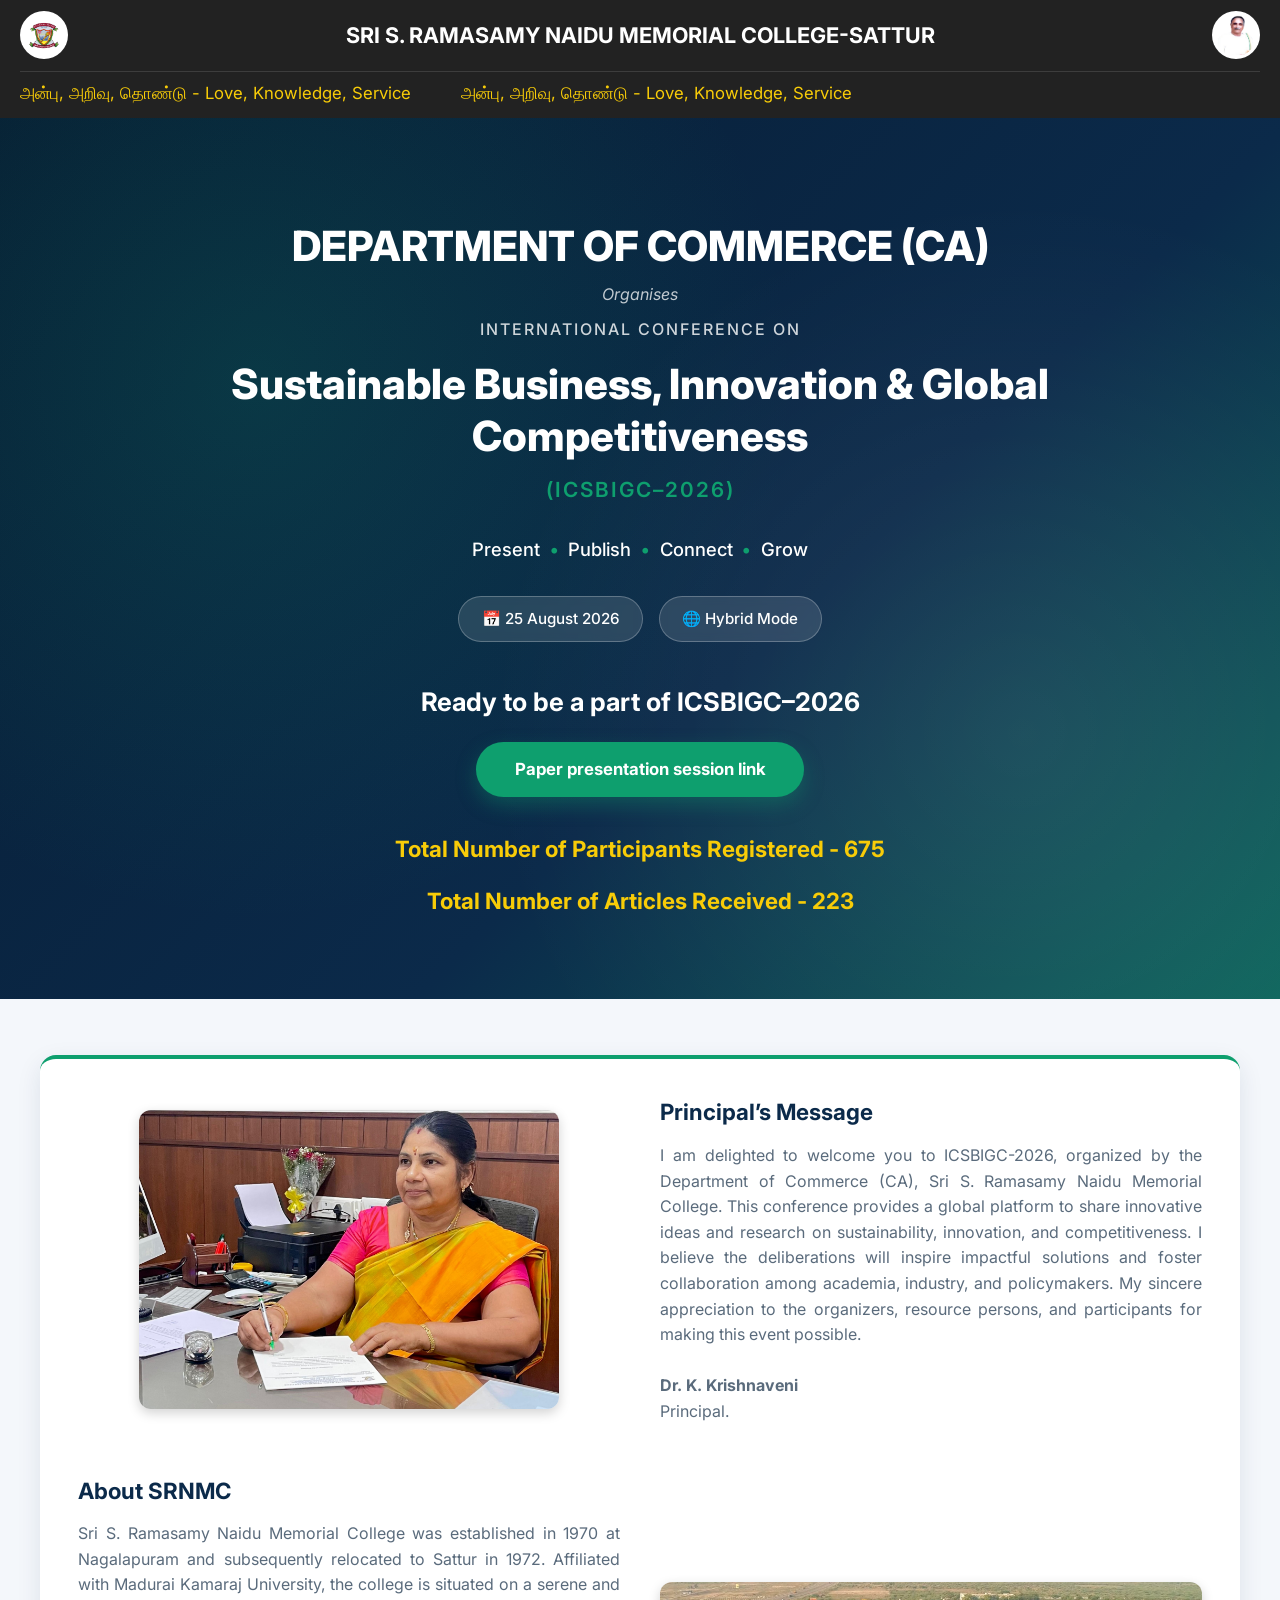
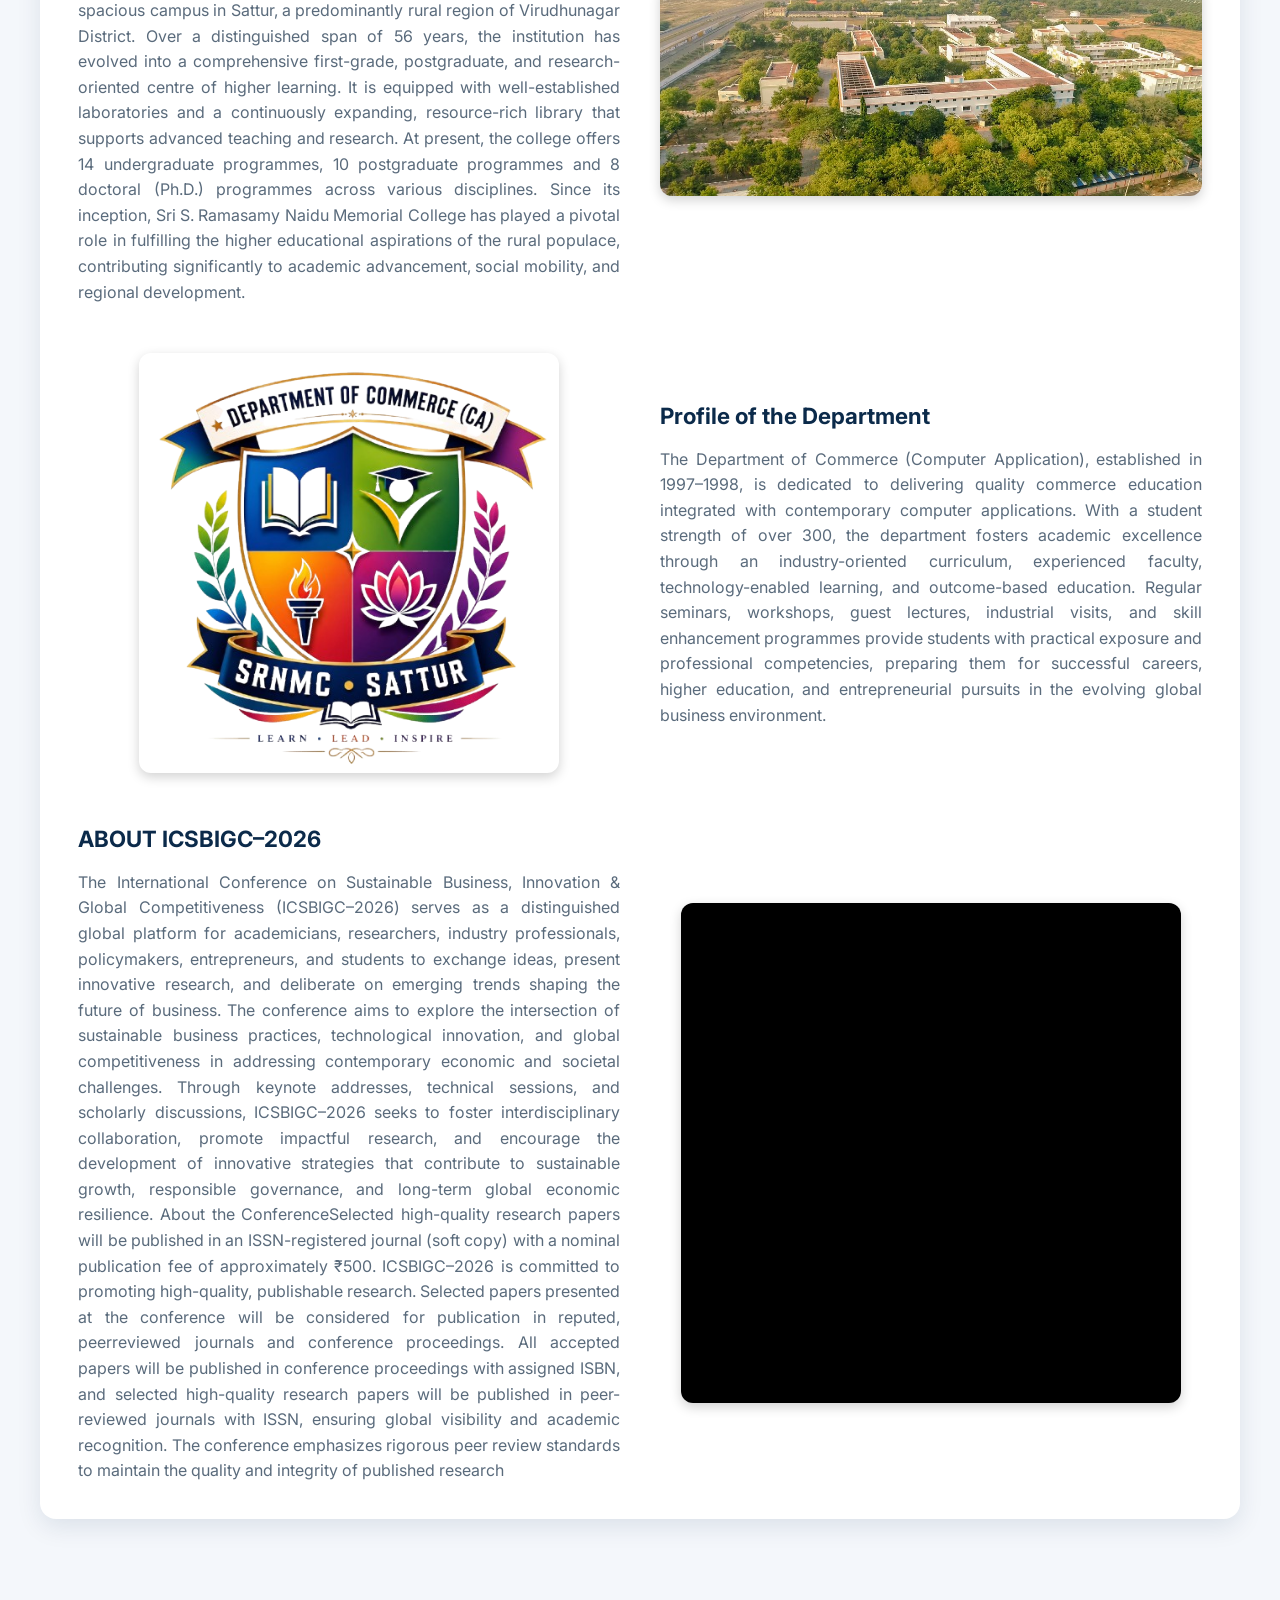
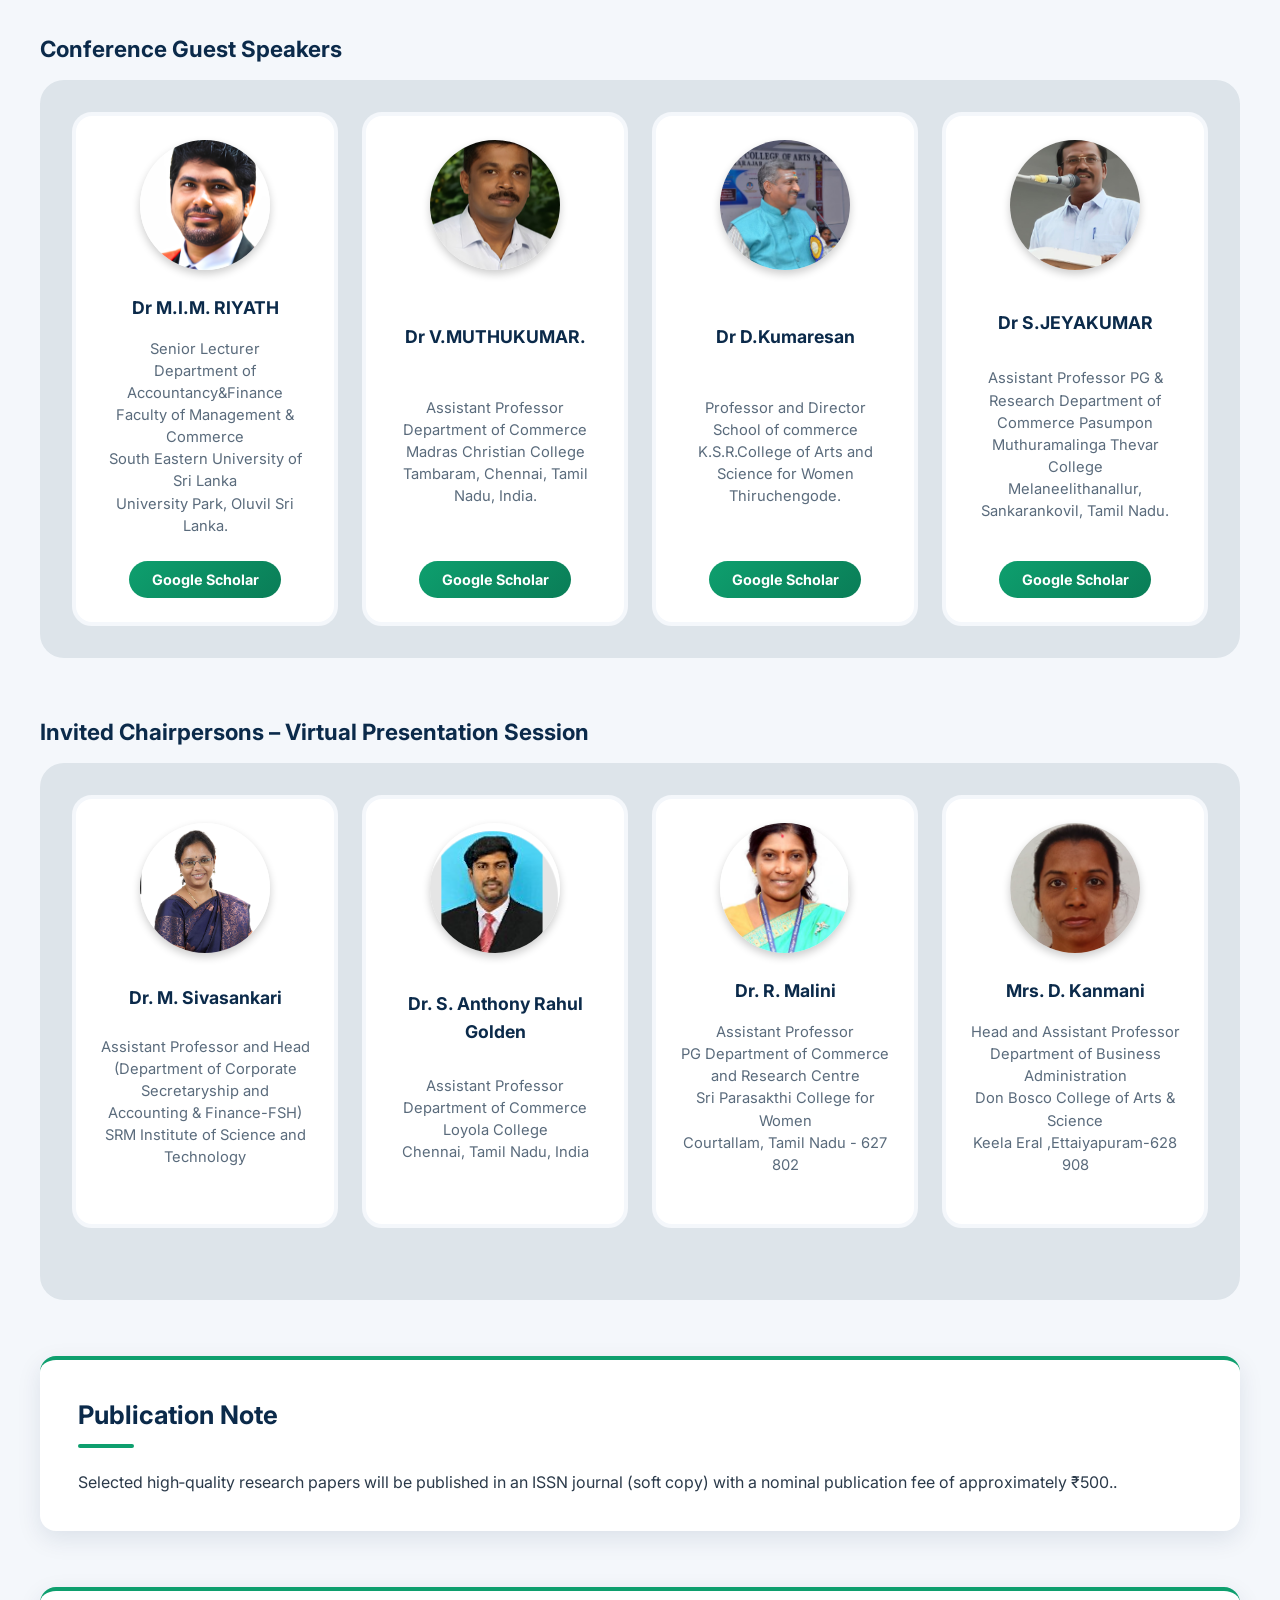
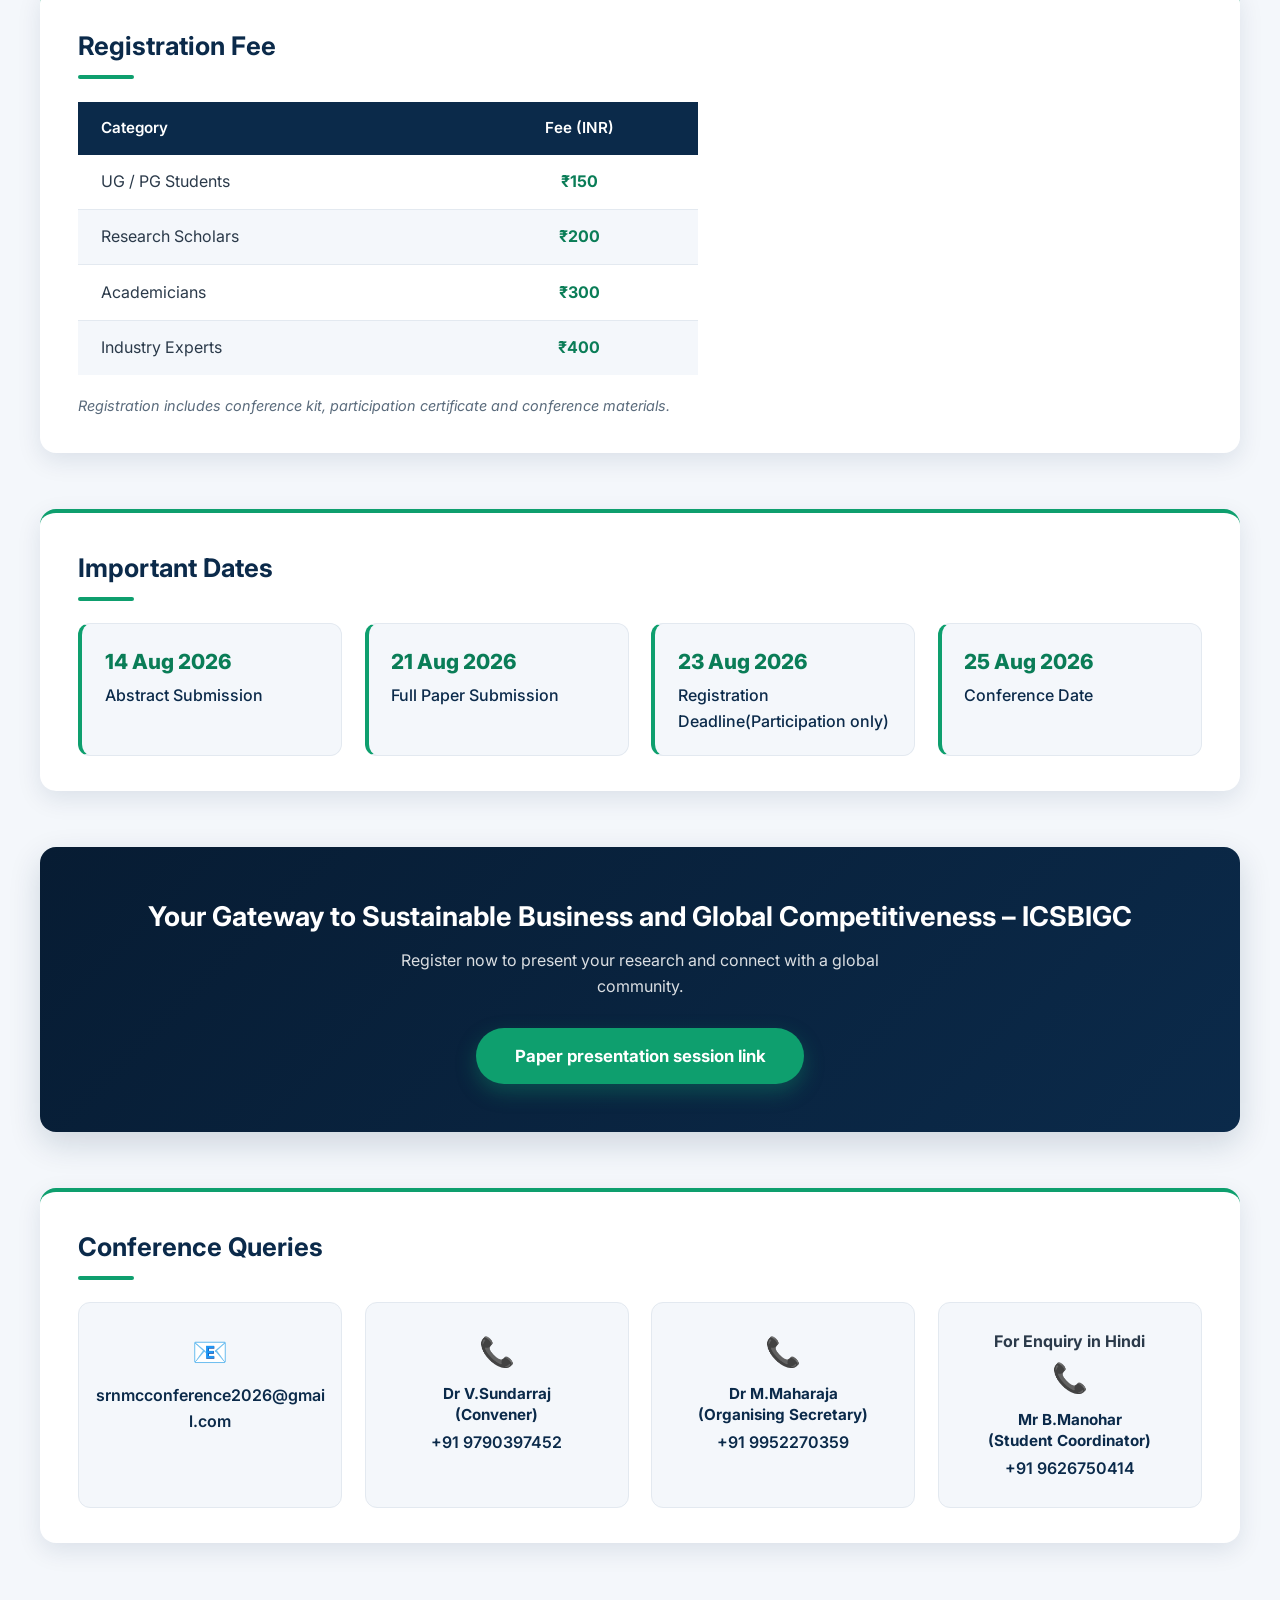
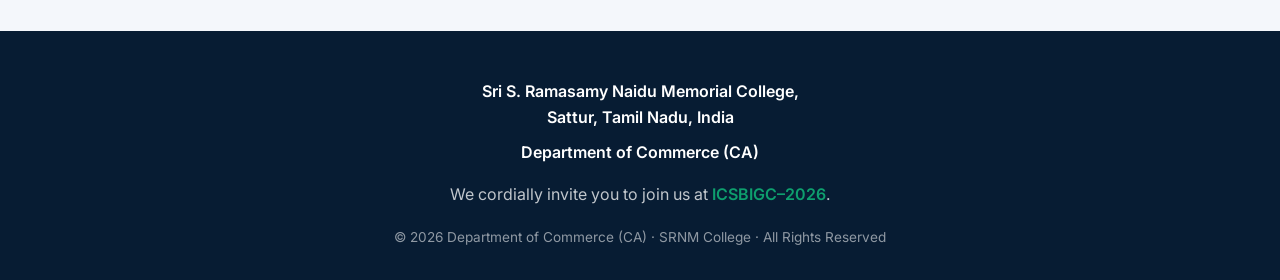
<file: index.html>
<!DOCTYPE html>
<html lang="en">
<head>
    <meta charset="UTF-8">
    <meta name="viewport" content="width=device-width, initial-scale=1.0">
    <meta name="description" content="International Conference on Sustainable Business, Innovation & Global Competitiveness (ICSBIGC–2026)"> 
    <title>ICSBIGC–2026 | International Conference on Sustainable Business, Innovation & Global Competitiveness</title>
    <link rel="preconnect" href="https://fonts.googleapis.com">
    <link rel="preconnect" href="https://fonts.gstatic.com" crossorigin>
    <link href="https://fonts.googleapis.com/css2?family=Inter:wght@300;400;500;600;700;800&display=swap" rel="stylesheet">
    <link rel="stylesheet" href="styles.css">
</head>
<body>

    <!-- NAVBAR -->
    <div class="navbar">
        <img src="collage_logo-removebg-preview.png" alt="Logo" class="logo">
        <p class="conference-name">SRI S. RAMASAMY NAIDU MEMORIAL COLLEGE-SATTUR</p>
        <img src="srnm.png" alt="Logo" class="logo2">

        <div class="marquee">
            <div class="marquee-content">
                <span>அன்பு, அறிவு, தொண்டு - Love, Knowledge, Service</span>
                <span>அன்பு, அறிவு, தொண்டு - Love, Knowledge, Service</span>
            </div>
        </div>
    </div>

    <!-- HERO SECTION -->
    <header class="hero" id="home">
        <div class="hero-overlay"></div>
        <div class="container hero-content">
            <h1 class="hero-title">DEPARTMENT OF COMMERCE (CA) </h1>

            <i>Organises</i>
            <p class="conference-name">International Conference on</p>
            <h1 class="hero-title">Sustainable Business, Innovation &amp; Global Competitiveness</h1>
            <p class="hero-acronym">(ICSBIGC–2026)</p>
            <div class="tagline">
                <span>Present</span>
                <span class="dot">•</span>
                <span>Publish</span>
                <span class="dot">•</span>
                <span>Connect</span>
                <span class="dot">•</span>
                <span>Grow</span>
            </div>
            <div class="hero-meta">
                <span class="badge">📅 25 August 2026</span>
                <span class="badge">🌐 Hybrid Mode</span>
            </div>

            <div class="hero-cta">
                <h2>Ready to be a part of ICSBIGC–2026</h2>

                <a href="login for participants.html" target="_blank" rel="noopener" class="btn-register">Paper presentation session link</a>

                <div class="abcd">
                    <h2><b>Total Number of Participants Registered - 675</b></h2>
                    <h2>Total Number of Articles Received - 223</h2>
                </div>
            </div>
        </div>
    </header>

    <!-- ORGANISER / ABOUT -->
    <section class="zigzag">
        <div class="container">
            <div class="card">
                <div class="zigzag-item reverse">
                    <div class="zigzag-text">
                        <h2>Principal’s Message</h2>
                        <p>
                            I am delighted to welcome you to ICSBIGC-2026, organized by the Department of Commerce (CA), Sri S. Ramasamy Naidu Memorial College. This conference provides a global platform to share innovative ideas and research on sustainability, innovation, and competitiveness. I believe the deliberations will inspire impactful solutions and foster collaboration among academia, industry, and policymakers. My sincere appreciation to the organizers, resource persons, and participants for making this event possible.
                            <br><br>
                            <b>Dr. K. Krishnaveni</b> <br>
                            Principal.
                        </p>
                    </div>
                    <div class="zigzag-image">
                        <img src="princ.jpeg" alt="Department Image">
                    </div>
                </div>

                <div class="zigzag-item">
                    <div class="zigzag-text">
                        <h2>About SRNMC</h2>
                        <p>Sri S. Ramasamy Naidu Memorial College was established in 1970 at Nagalapuram and subsequently relocated to Sattur in 1972. Affiliated with Madurai Kamaraj University, the college is situated on a serene and spacious campus in Sattur, a predominantly rural region of Virudhunagar District. Over a distinguished span of 56 years, the institution has evolved into a comprehensive first-grade, postgraduate, and research-oriented centre of higher learning. It is equipped with well-established laboratories and a continuously expanding, resource-rich library that supports advanced teaching and research. At present, the college offers 14 undergraduate programmes, 10 postgraduate programmes and 8 doctoral (Ph.D.) programmes across various disciplines. Since its inception, Sri S. Ramasamy Naidu Memorial College has played a pivotal role in fulfilling the higher educational aspirations of the rural populace, contributing significantly to academic advancement, social mobility, and regional development.</p>
                    </div>
                    <div class="zigzag-image1">
                        <img src="srnm college.jpg" alt="College Image">
                    </div>
                </div>

                <div class="zigzag-item reverse">
                    <div class="zigzag-text">
                        <h2>Profile of the Department</h2>
                        <p>The Department of Commerce (Computer Application), established in 1997–1998, is dedicated to delivering quality commerce education integrated with contemporary computer applications. With a student strength of over 300, the department fosters academic excellence through an industry-oriented curriculum, experienced faculty, technology-enabled learning, and outcome-based education. Regular seminars, workshops, guest lectures, industrial visits, and skill enhancement programmes provide students with practical exposure and professional competencies, preparing them for successful careers, higher education, and entrepreneurial pursuits in the evolving global business environment.</p>
                    </div>
                    <div class="zigzag-image">
                        <img src="collage_logo2-removebg-preview.png" alt="Department Image">
                    </div>
                </div>

                <div class="zigzag-item">
                    <div class="zigzag-text">
                        <h2>ABOUT ICSBIGC–2026</h2>
                        <p>  The International Conference on Sustainable Business, Innovation & Global Competitiveness (ICSBIGC–2026) serves as a distinguished global platform for academicians, researchers, industry professionals, policymakers, entrepreneurs, and students to exchange ideas, present innovative research, and deliberate on emerging trends shaping the future of business. The conference aims to explore the intersection of sustainable business practices, technological innovation, and global competitiveness in addressing contemporary economic and societal challenges. Through keynote addresses, technical sessions, and scholarly discussions, ICSBIGC–2026 seeks to foster interdisciplinary collaboration, promote impactful research, and encourage the development of innovative strategies that contribute to sustainable growth, responsible governance, and long-term global economic resilience. About the ConferenceSelected high-quality research papers will be published in an ISSN-registered journal (soft copy) with a nominal publication fee of approximately ₹500.     ICSBIGC–2026 is committed to promoting high-quality, publishable research. Selected papers presented at the conference will be considered for publication in reputed, peerreviewed journals and conference proceedings. All accepted papers will be published in conference proceedings with assigned ISBN, and selected high-quality research papers will be published in peer-reviewed journals with ISSN, ensuring global visibility and academic recognition. The conference emphasizes rigorous peer review standards to maintain the quality and integrity of published research</p>
                    </div>
                    <div class="zigzag-image1">
                        <div class="zigzag-slideshow">
                            <img src="pic1.jpeg" alt="Slide 1">
                            <img src="pic2.jpeg" alt="Slide 2">
                            <img src="pic3.jpeg" alt="Slide 3">
                            <img src="pic4.jpeg" alt="Slide 4">
                        </div>
                    </div>
                </div>
            </div>
        </div>
    </section>

    <!-- CHIEF GUESTS -->
  
    <!-- CHIEF GUESTS -->
    <section class="section" id="guests">
        <div class="container">
            <div class="zigzag-text">
                        <h2>Conference Guest Speakers</h2>
                        </div>
            <div class="chief">
                
                <div class="guest">
                    <img src="Screenshot 2026-08-09 113142.png" alt="Chief Guest" class="guest-image">
                    <h3>Dr M.I.M. RIYATH</h3>
                    <p>Senior Lecturer<br> Department of Accountancy&Finance<br> Faculty of Management & Commerce <br>South Eastern University of Sri Lanka<br> University Park, Oluvil Sri Lanka.</p>
                    <div class="guest-button">
                        <a href="https://scholar.google.com/citations?user=ENVNZ4EAAAAJ&hl=en" target="_blank" rel="noopener"><button>Google Scholar</button></a>
                    </div>
                </div>

                <div class="guest">
                    <img src="Screenshot 2026-08-09 113154.png" alt="Chief Guest" class="guest-image">
                    <h3>Dr V.MUTHUKUMAR.</h3>
                    <p>Assistant Professor<br> Department of Commerce<br> Madras Christian College<br> Tambaram, Chennai, Tamil Nadu, India.</p>
                    <div class="guest-button">
                        <a href="https://mcc.edu.in/wp-content/uploads/2024/04/10-Dr-V-Muthukumar.pdf" target="_blank" rel="noopener"><button>Google Scholar</button></a>
                    </div>
                </div>

                <div class="guest">
                      <img src="kumaresan.jpeg" alt="Chief Guest" class="guest-image">
                    <h3>Dr D.Kumaresan </h3>
                    <p>Professor and Director<br>School of commerce<br>K.S.R.College of Arts and Science for Women <br>Thiruchengode.</p>
                    <div class="guest-button">
                        <a href="https://www.ksrwomenarts.edu.in/uploads/topics/17736471594598.pdf" target="_blank" rel="noopener"><button>Google Scholar</button></a>
                    </div>
                </div>

                <div class="guest">
                    <img src="Screenshot 2026-08-09 113212.png" alt="Chief Guest" class="guest-image">
                    <h3>Dr S.JEYAKUMAR</h3>
                    <p>Assistant Professor PG & Research Department of Commerce Pasumpon Muthuramalinga Thevar College <br>Melaneelithanallur, Sankarankovil, Tamil Nadu.</p>
                    <div class="guest-button">
                        <a href="https://scholar.google.com/citations?hl=en&user=KsAwhLIAAAAJ" target="_blank" rel="noopener"><button>Google Scholar</button></a>
                    </div>
                </div>
            </div>
        </div>
    </section>

   
    <section class="section" id="guests">
  <div class="container">
          <div class="zigzag-text">
                        <h2>Invited Chairpersons – Virtual Presentation Session</h2>
                        </div>
    <div class="chief">

      <div class="guest">
        <img src="BBB.png" alt="Chief Guest" class="guest-image">
        <h3>Dr. M. Sivasankari</h3>
        <div class="guest-text">
          <p>Assistant Professor and Head<br>
          (Department of Corporate Secretaryship and Accounting & Finance-FSH)<br>
          SRM Institute of Science and Technology</p>
        </div>
        <div class="guest-button"></div>
      </div>

      <div class="guest">
        <img src="CCC.png" alt="Chief Guest" class="guest-image">
        <h3>Dr. S. Anthony Rahul Golden</h3>
        <div class="guest-text">
          <p>Assistant Professor<br>
          Department of Commerce<br>
          Loyola College<br>
          Chennai, Tamil Nadu, India</p>
        </div>
        <div class="guest-button"></div>
      </div>

      <div class="guest">
        <img src="AAA.png" alt="Chief Guest" class="guest-image">
        <h3>Dr. R. Malini</h3>
        <div class="guest-text">
          <p>Assistant Professor<br>
          PG  Department of Commerce and Research Centre<br>
          Sri Parasakthi College for Women<br>
          Courtallam, Tamil Nadu - 627 802</p>
        </div>
        <div class="guest-button"></div>
      </div>

      <div class="guest">
        <img src="kanmani.png" alt="Chief Guest" class="guest-image">
        <h3>Mrs. D. Kanmani</h3>
          <p>Head and Assistant Professor<br>
          Department of Business Administration<br>
          Don Bosco College of Arts & Science<br>
        Keela Eral ,Ettaiyapuram-628 908   
        </p>
        </p>
        </div>
        <div class="guest-button"></div>
      </div>

    </div>
  </div>
</section>

    
<!-- PUBLICATION NOTE -->
    <section class="section" id="publication">
        <div class="container">
            <div class="card">
                <div class="card-header">
                    <h2>Publication Note</h2>
                    <div class="underline"></div>
                </div>
                <p>Selected high‑quality research papers will be published in an ISSN journal (soft copy) with a nominal publication fee of approximately ₹500..</p>
            </div>
        </div>
    </section>

    <!-- REGISTRATION FEE -->
    <section class="section" id="registration">
        <div class="container">
            <div class="card">
                <div class="card-header">
                    <h2>Registration Fee</h2>
                    <div class="underline"></div>
                </div>
                <div class="fee-table-wrap">
                    <table class="fee-table">
                        <thead>
                            <tr>
                                <th>Category</th>
                                <th>Fee (INR)</th>
                            </tr>
                        </thead>
                        <tbody>
                            <tr>
                                <td>UG / PG Students</td>
                                <td>₹150</td>
                            </tr>
                            <tr>
                                <td>Research Scholars</td>
                                <td>₹200</td>
                            </tr>
                            <tr>
                                <td>Academicians</td>
                                <td>₹300</td>
                            </tr>
                            <tr>
                                <td>Industry Experts</td>
                                <td>₹400</td>
                            </tr>
                        </tbody>
                    </table>
                </div>
                <p class="note">Registration includes conference kit, participation certificate and conference materials.</p>
            </div>
        </div>
    </section>

    <!-- IMPORTANT DATES -->
    <section class="section" id="dates">
        <div class="container">
            <div class="card">
                <div class="card-header">
                    <h2>Important Dates</h2>
                    <div class="underline"></div>
                </div>
                <div class="timeline">
                    <div class="timeline-item">
                        <span class="tl-date">14 Aug 2026</span>
                        <span class="tl-label">Abstract Submission</span>
                    </div>
                    <div class="timeline-item">
                        <span class="tl-date">21 Aug 2026</span>
                        <span class="tl-label">Full Paper Submission</span>
                    </div>
                    <div class="timeline-item">
                        <span class="tl-date">23 Aug 2026</span>
                        <span class="tl-label">Registration Deadline(Participation only)</span>
                    </div>
                    <div class="timeline-item">
                        <span class="tl-date">25 Aug 2026</span>
                        <span class="tl-label">Conference Date</span>
                    </div>
                </div>
            </div>
        </div>
    </section>

    <!-- REGISTER CTA -->
    <section class="section cta-section" id="register">
        <div class="container">
            <div class="cta-card">
                <h2>Your Gateway to Sustainable Business and Global Competitiveness – ICSBIGC</h2>
                <p>Register now to present your research and connect with a global community.</p>
                 <a href="login for participants.html" target="_blank" rel="noopener" class="btn-register">Paper presentation session link</a>
            </div>
        </div>
    </section>

    <!-- CONTACT -->
    <section class="section" id="contact">
        <div class="container">
            <div class="card">
                <div class="card-header">
                    <h2>Conference Queries</h2>
                    <div class="underline"></div>
                </div>
                <div class="contact-grid">
                    <div class="contact-item">
                        <a href="mailto:srnmcconference2026@gmail.com">
                            <span class="contact-icon">📧</span>
                            <p class="contact-value">srnmcconference2026@gmail.com</p>
                        </a>
                    </div>
                    <div class="contact-item">
                        <a href="tel:9790397452">
                            <span class="contact-icon">📞</span>
                            <h4>Dr V.Sundarraj <br>(Convener) </h4>
                            <p class="contact-value">+91 9790397452</p>
                        </a>
                    </div>
                    <div class="contact-item">
                        <a href="tel:9952270359">
                            <span class="contact-icon">📞</span>
                            <h4>Dr M.Maharaja<br> (Organising Secretary) </h4>
                            <p class="contact-value">+91 9952270359</p>
                        </a>
                    </div>
                    <div class="contact-item">
                        <a href="tel:9626750414">
                            <p><b>For Enquiry in Hindi</b></p>
                            <span class="contact-icon">📞</span>
                            <h4>Mr B.Manohar<br>(Student Coordinator)</h4>
                            <p class="contact-value">+91 9626750414</p>
                        </a>
                    </div>
                </div>
            </div>
        </div>
    </section>

    <!-- FOOTER -->
    <footer class="footer">
        <div class="container footer-inner">
             <p class="footer-org">Sri S. Ramasamy Naidu Memorial College,<br>Sattur, Tamil Nadu, India</p>
            <p class="footer-org">Department of Commerce (CA)</p>
            <p class="footer-invite">We cordially invite you to join us at <strong>ICSBIGC–2026</strong>.</p>
            <p class="footer-copy">© 2026 Department of Commerce (CA) · SRNM College · All Rights Reserved</p>
        </div>
    </footer>

</body>
</html>
</file>
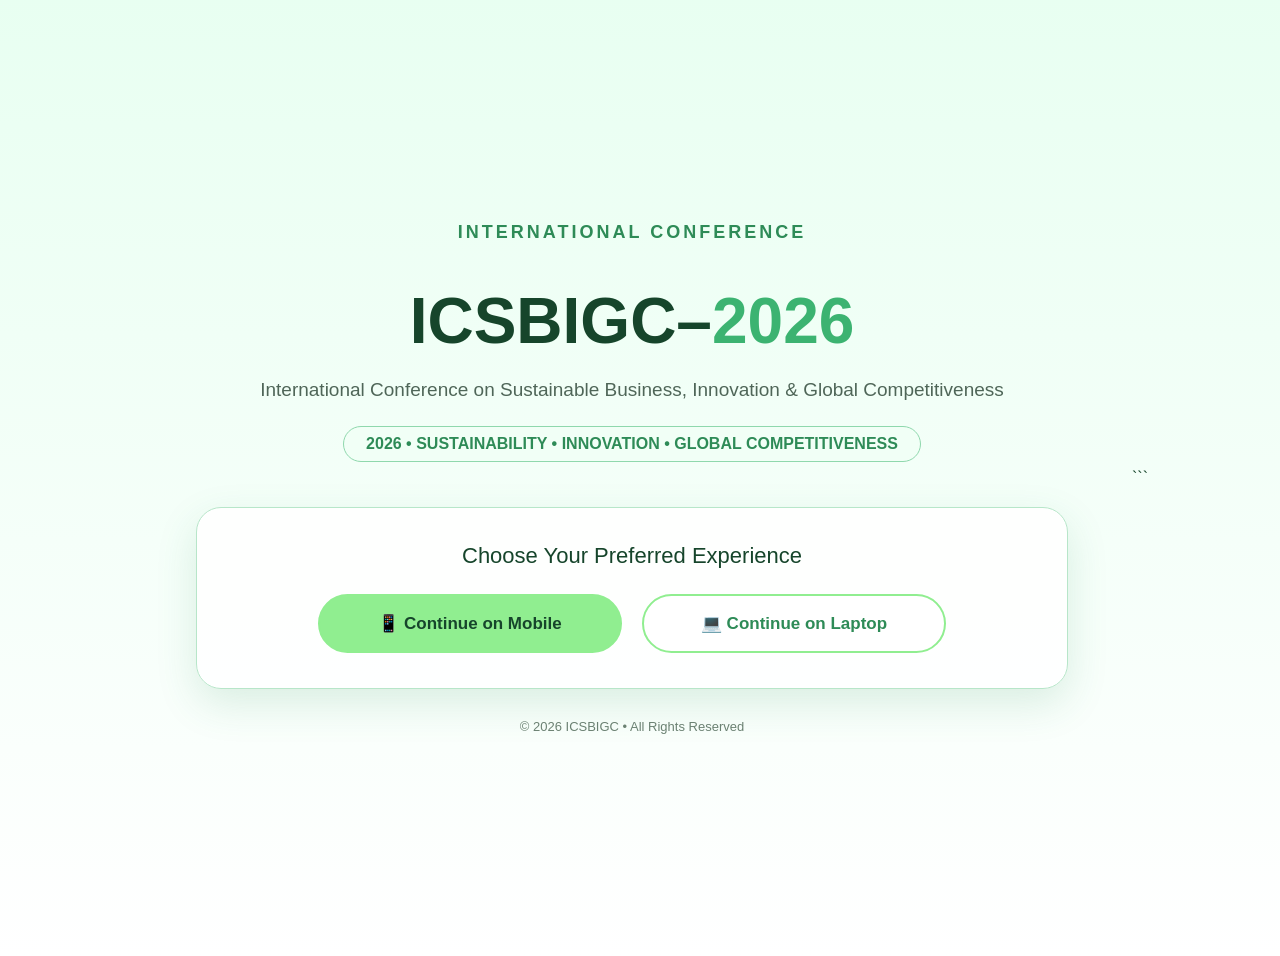
<file: first page.html>
<!DOCTYPE html>
<html lang="en">
<head>
    <meta charset="UTF-8">
    <meta name="viewport" content="width=device-width, initial-scale=1.0">

    <title>ICSBIGC–2026 | Welcome</title>

    <style>
        ```css
* {
    margin: 0;
    padding: 0;
    box-sizing: border-box;
}

body {
    min-height: 100vh;
    font-family: Arial, Helvetica, sans-serif;

    background:
        linear-gradient(
            rgba(230, 255, 240, 0.92),
            rgba(255, 255, 255, 0.96)
        );

    display: flex;
    justify-content: center;
    align-items: center;

    color: #16452b;
    padding: 20px;
}

.container {
    width: 100%;
    max-width: 1000px;
    text-align: center;
}

.logo {
    font-size: 18px;
    font-weight: bold;
    letter-spacing: 3px;
    color: #2e8b57;
    margin-bottom: 20px;
}

h1 {
    font-size: clamp(32px, 5vw, 65px);
    line-height: 1.15;
    margin-bottom: 15px;
    color: #16452b;
}

h1 span {
    color: #3cb371;
}

.subtitle {
    max-width: 750px;
    margin: auto;
    font-size: clamp(15px, 2vw, 19px);
    line-height: 1.7;
    color: #4f6658;
}

.year {
    display: inline-block;
    margin-top: 20px;
    padding: 8px 22px;

    border: 1px solid #8fd8ad;
    border-radius: 30px;

    color: #2e8b57;
    font-weight: bold;
    background: #f1fff6;
}

/* Choice Box */

.choice-box {
    margin: 45px auto 0;
    max-width: 800px;
    padding: 35px;

    background: rgba(255, 255, 255, 0.9);

    border: 1px solid #b7e6c9;
    border-radius: 25px;

    box-shadow: 0 15px 40px rgba(46, 139, 87, 0.15);
}

.choice-title {
    font-size: 22px;
    margin-bottom: 25px;
    color: #16452b;
}

.buttons {
    display: flex;
    justify-content: center;
    gap: 20px;
    flex-wrap: wrap;
}

.btn {
    width: 250px;
    padding: 17px 25px;

    border-radius: 50px;
    text-decoration: none;

    font-size: 17px;
    font-weight: bold;

    transition: 0.3s ease;

    display: flex;
    align-items: center;
    justify-content: center;
    gap: 12px;
}

/* Mobile Button */

.mobile-btn {
    background: #90ee90;
    color: #16452b;
    border: 2px solid #90ee90;
}

/* Laptop Button */

.laptop-btn {
    background: white;
    color: #2e8b57;
    border: 2px solid #90ee90;
}

.btn:hover {
    transform: translateY(-5px);
    box-shadow: 0 10px 25px rgba(46, 139, 87, 0.2);
}

.mobile-btn:hover {
    background: #76d776;
}

.laptop-btn:hover {
    background: #90ee90;
    color: #16452b;
}

.footer {
    margin-top: 30px;
    font-size: 13px;
    color: #6b8172;
}

/* Mobile Responsive */

@media (max-width: 600px) {

    body {
        padding: 15px;
    }

    .logo {
        font-size: 14px;
        letter-spacing: 2px;
    }

    .subtitle {
        font-size: 14px;
        line-height: 1.6;
    }

    .choice-box {
        margin-top: 30px;
        padding: 25px 18px;
        border-radius: 20px;
    }

    .choice-title {
        font-size: 18px;
    }

    .buttons {
        flex-direction: column;
        gap: 14px;
    }

    .btn {
        width: 100%;
        padding: 15px;
        font-size: 15px;
    }

    .year {
        font-size: 14px;
    }
}

    </style>
</head>

<body>

    <div class="container">

        <div class="logo">
            INTERNATIONAL CONFERENCE
        </div>

        <h1>
            ICSBIGC–<span>2026</span>
        </h1>

        <p class="subtitle">
            International Conference on Sustainable Business,
            Innovation & Global Competitiveness
        </p>

        <div class="year">
            2026 • SUSTAINABILITY • INNOVATION • GLOBAL COMPETITIVENESS
        </div>

        <div class="choice-box">

            <div class="choice-title">
                Choose Your Preferred Experience
            </div>

            <div class="buttons">

                <!-- Mobile Button -->
                <a href="mobile.html" class="btn mobile-btn">
                    📱 Continue on Mobile
                </a>

                <!-- Laptop Button -->
                <a href="laptop.html" class="btn laptop-btn">
                    💻 Continue on Laptop
                </a>

            </div>

        </div>

        <div class="footer">
            © 2026 ICSBIGC • All Rights Reserved
        </div>

    </div>

</body>
</html>
```
</file>
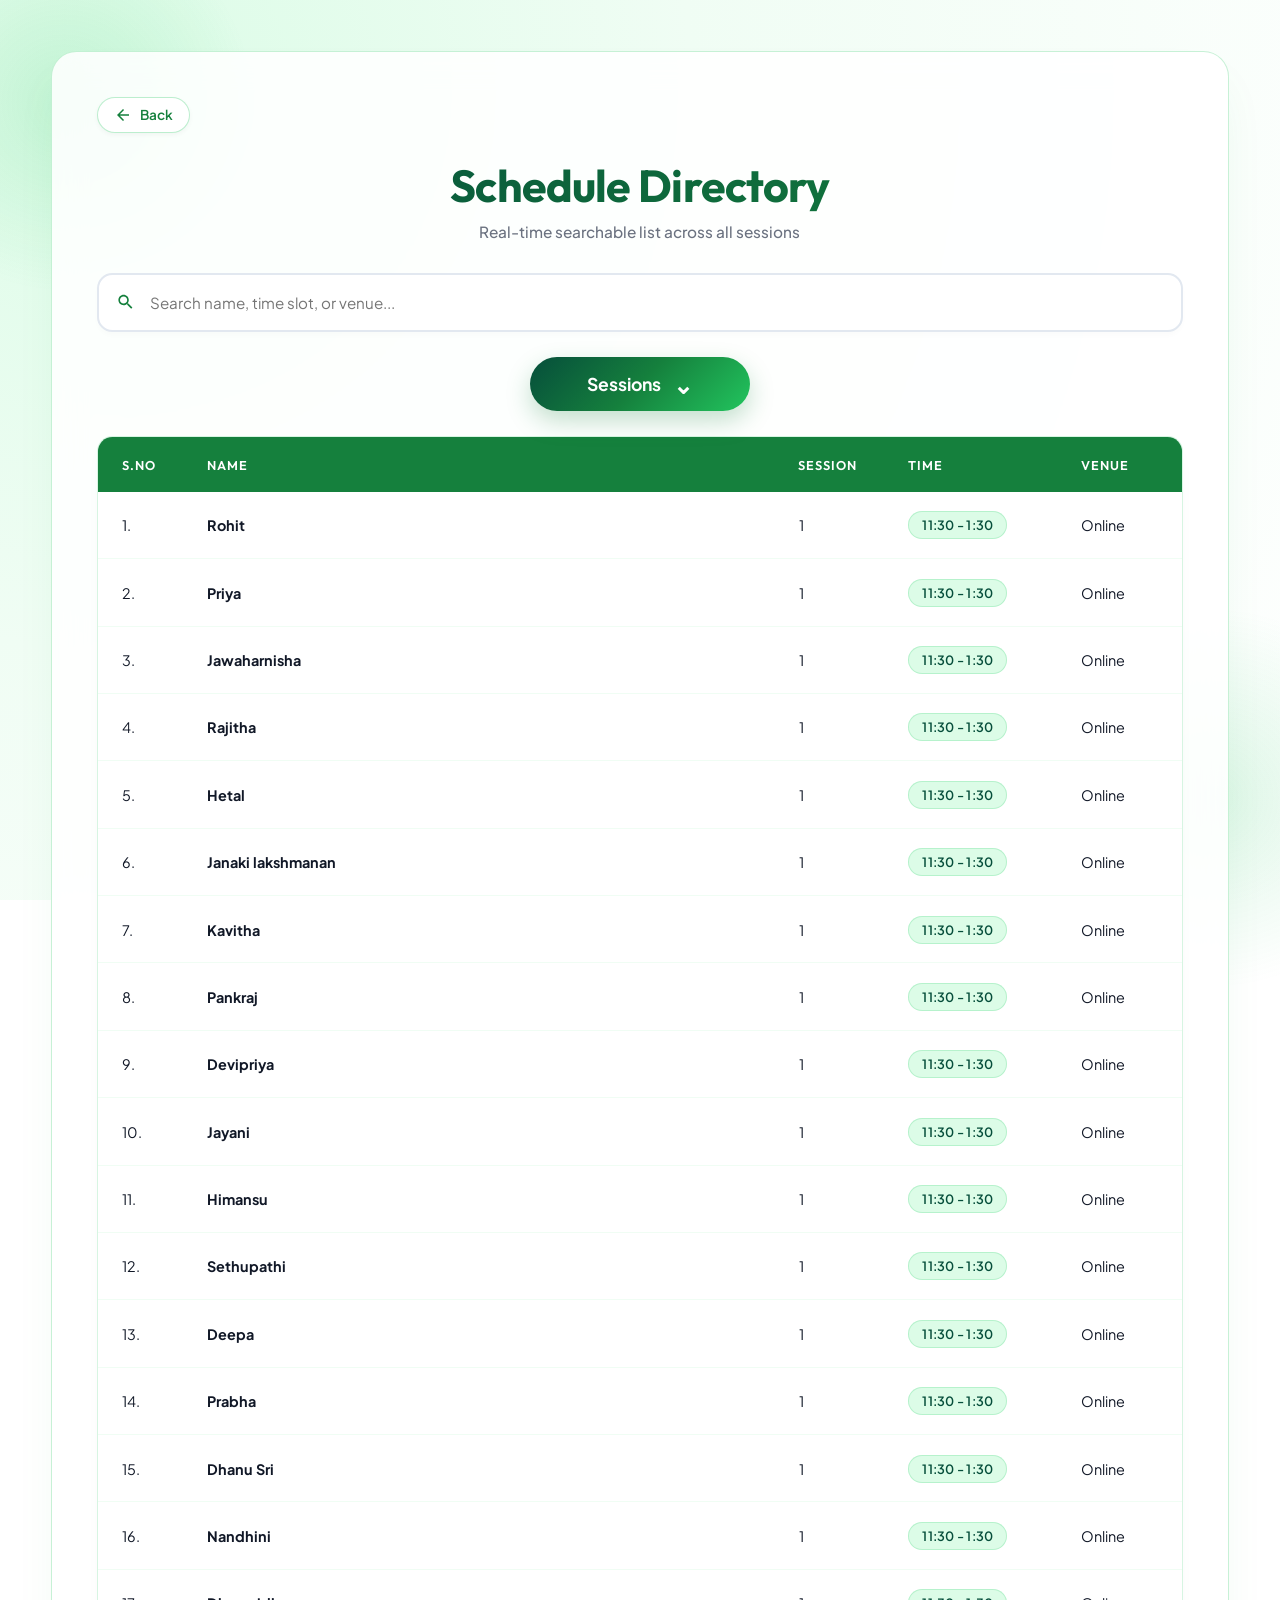
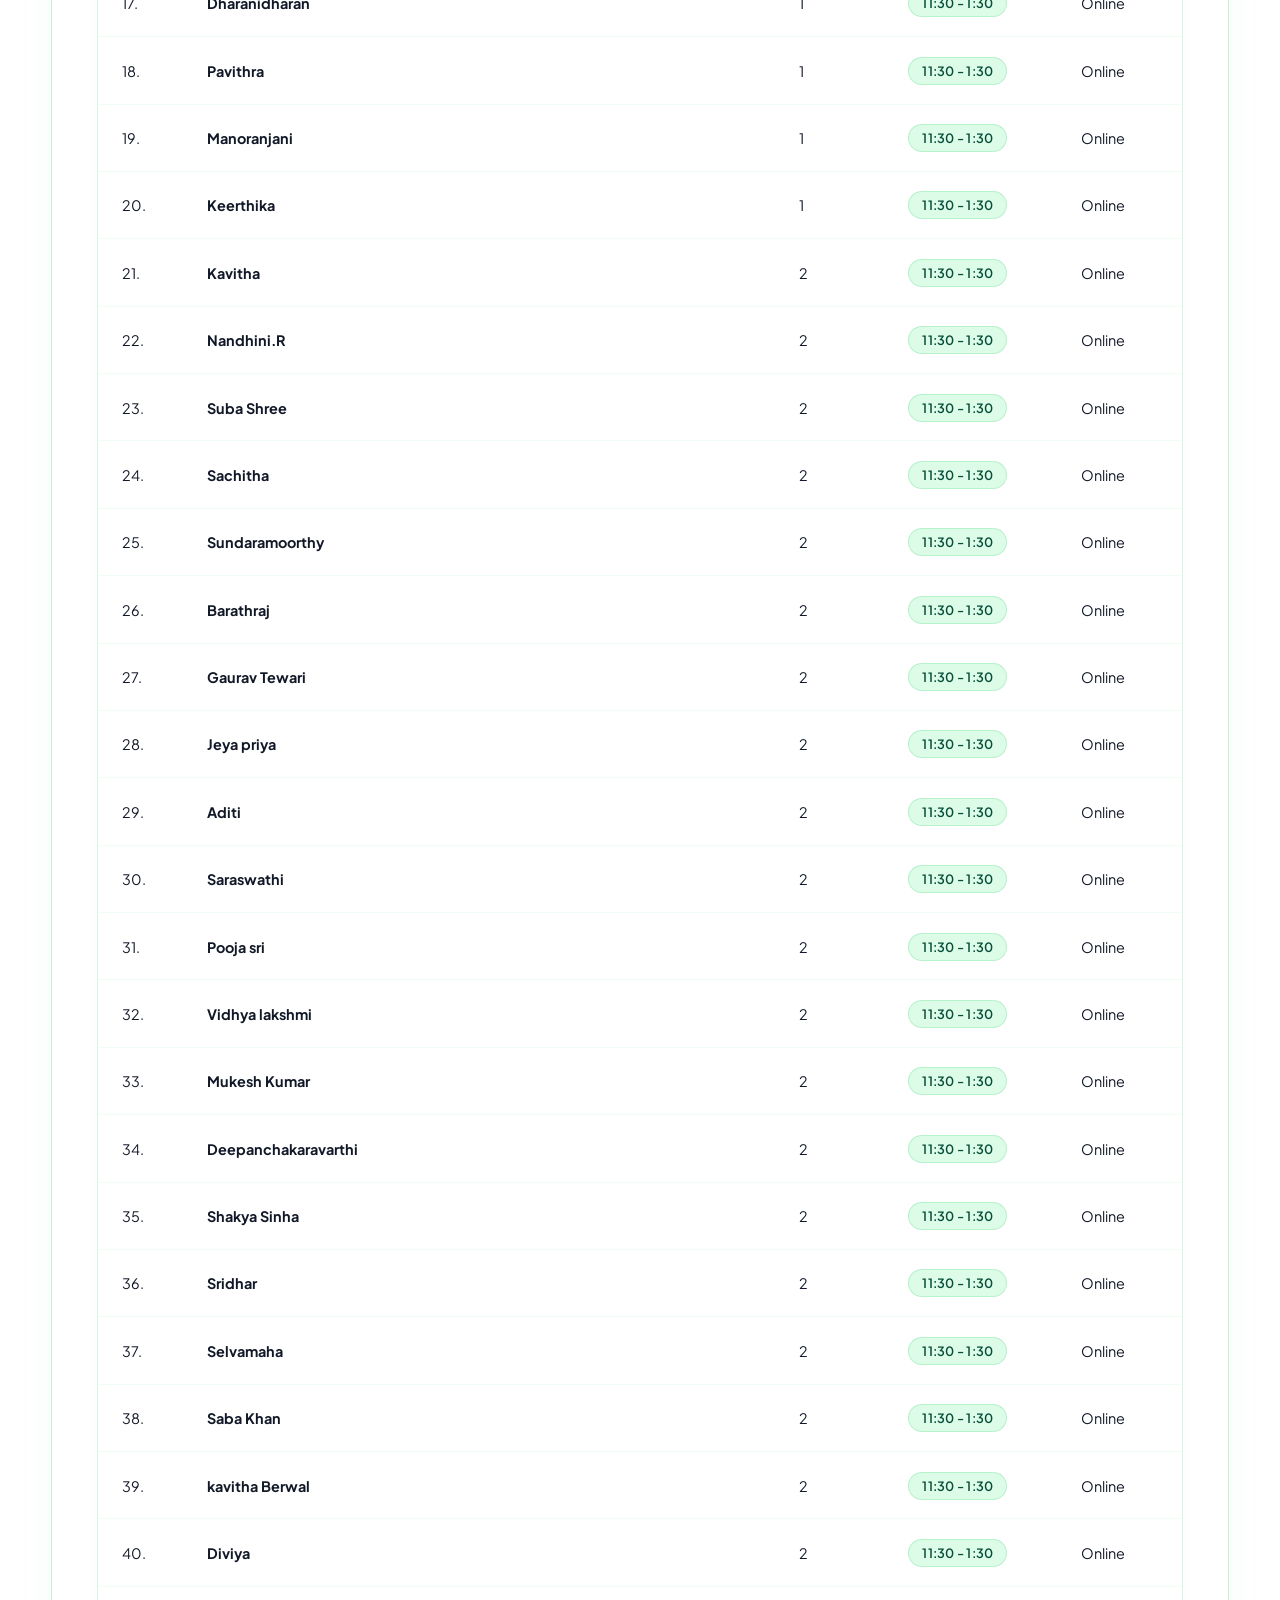
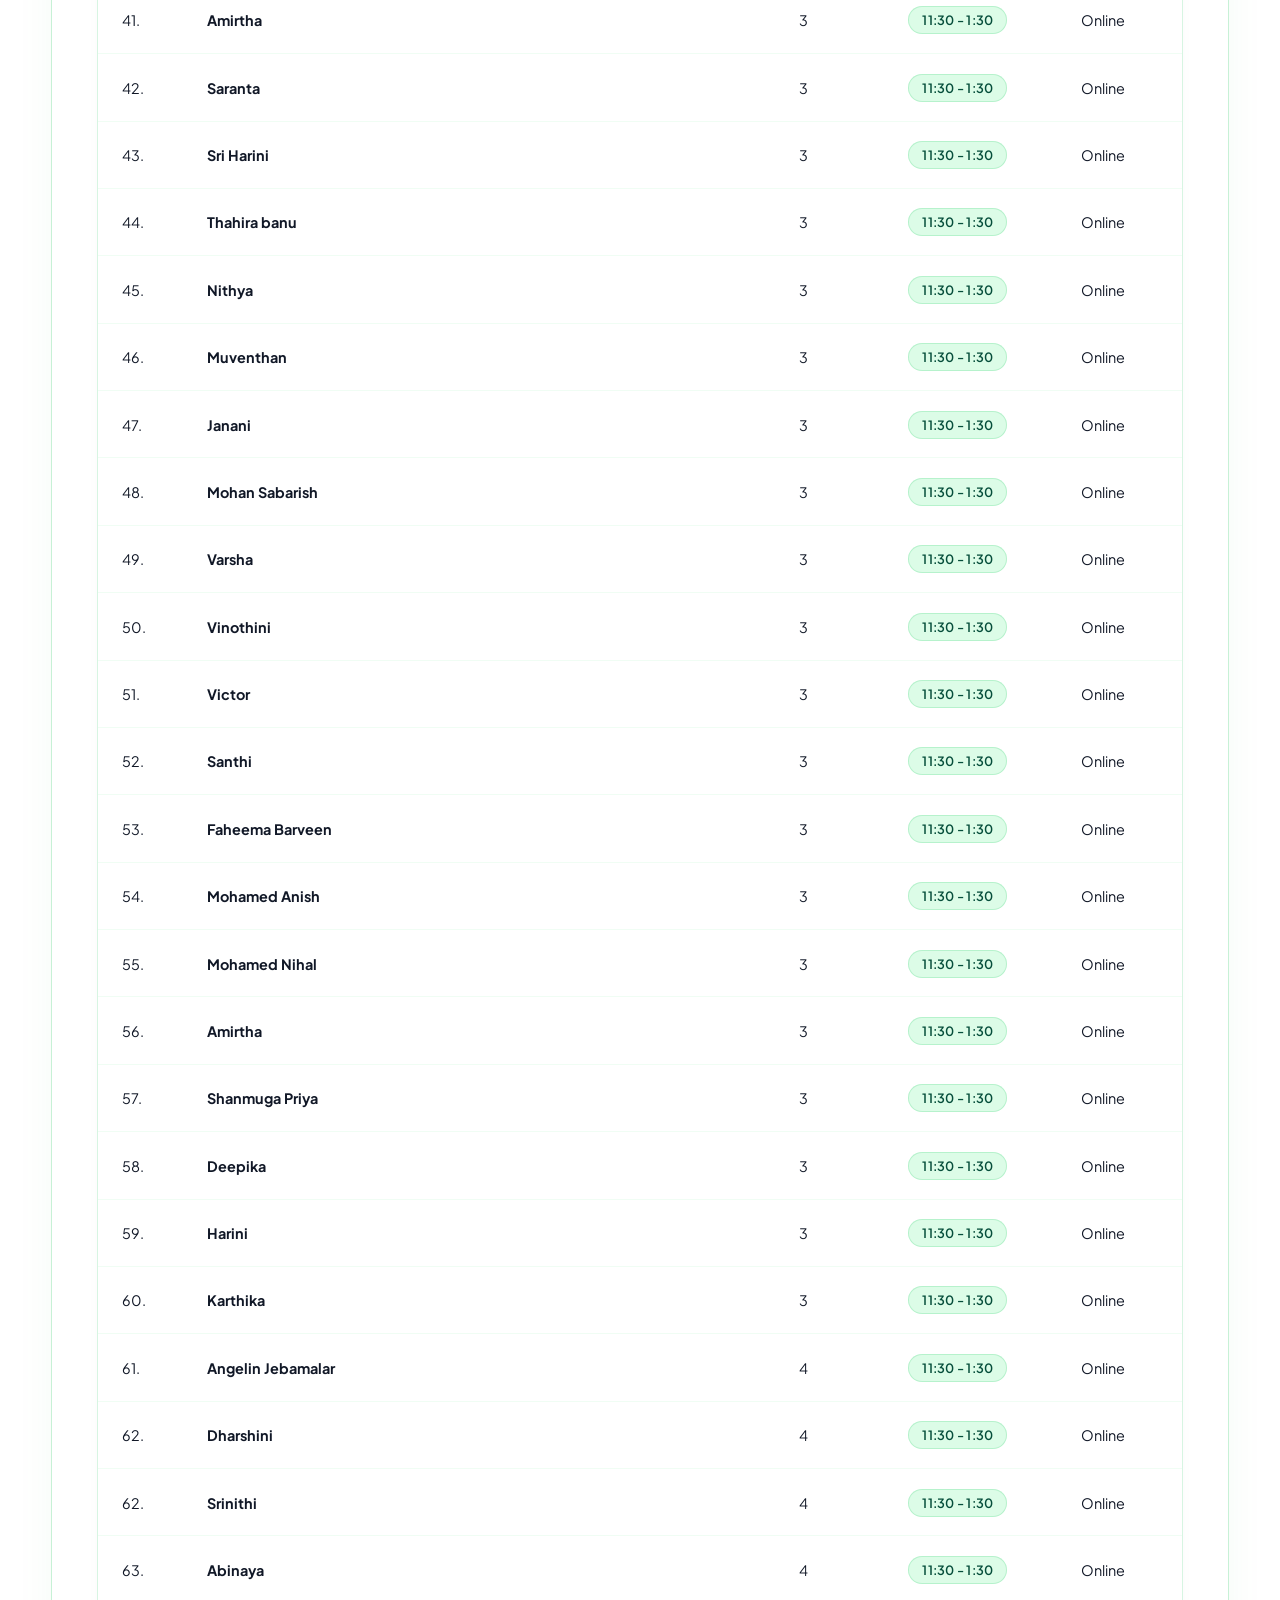
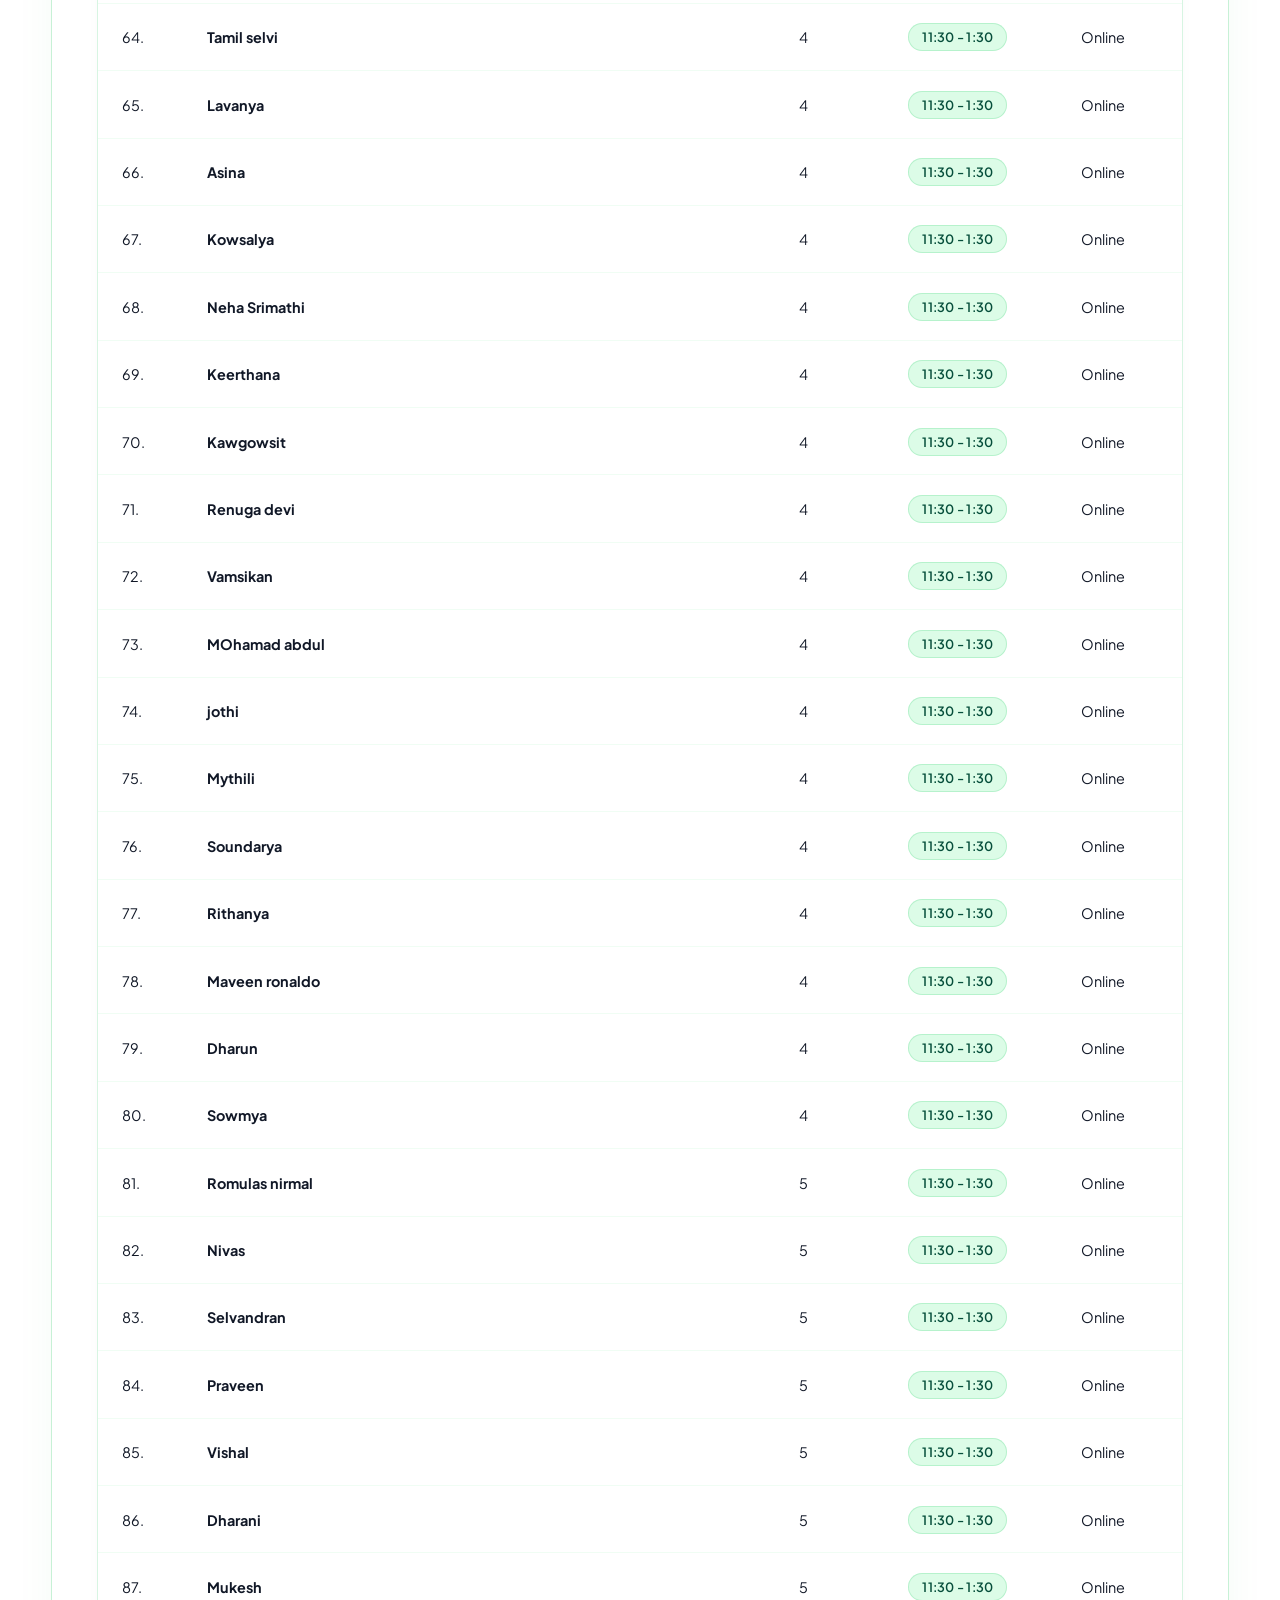
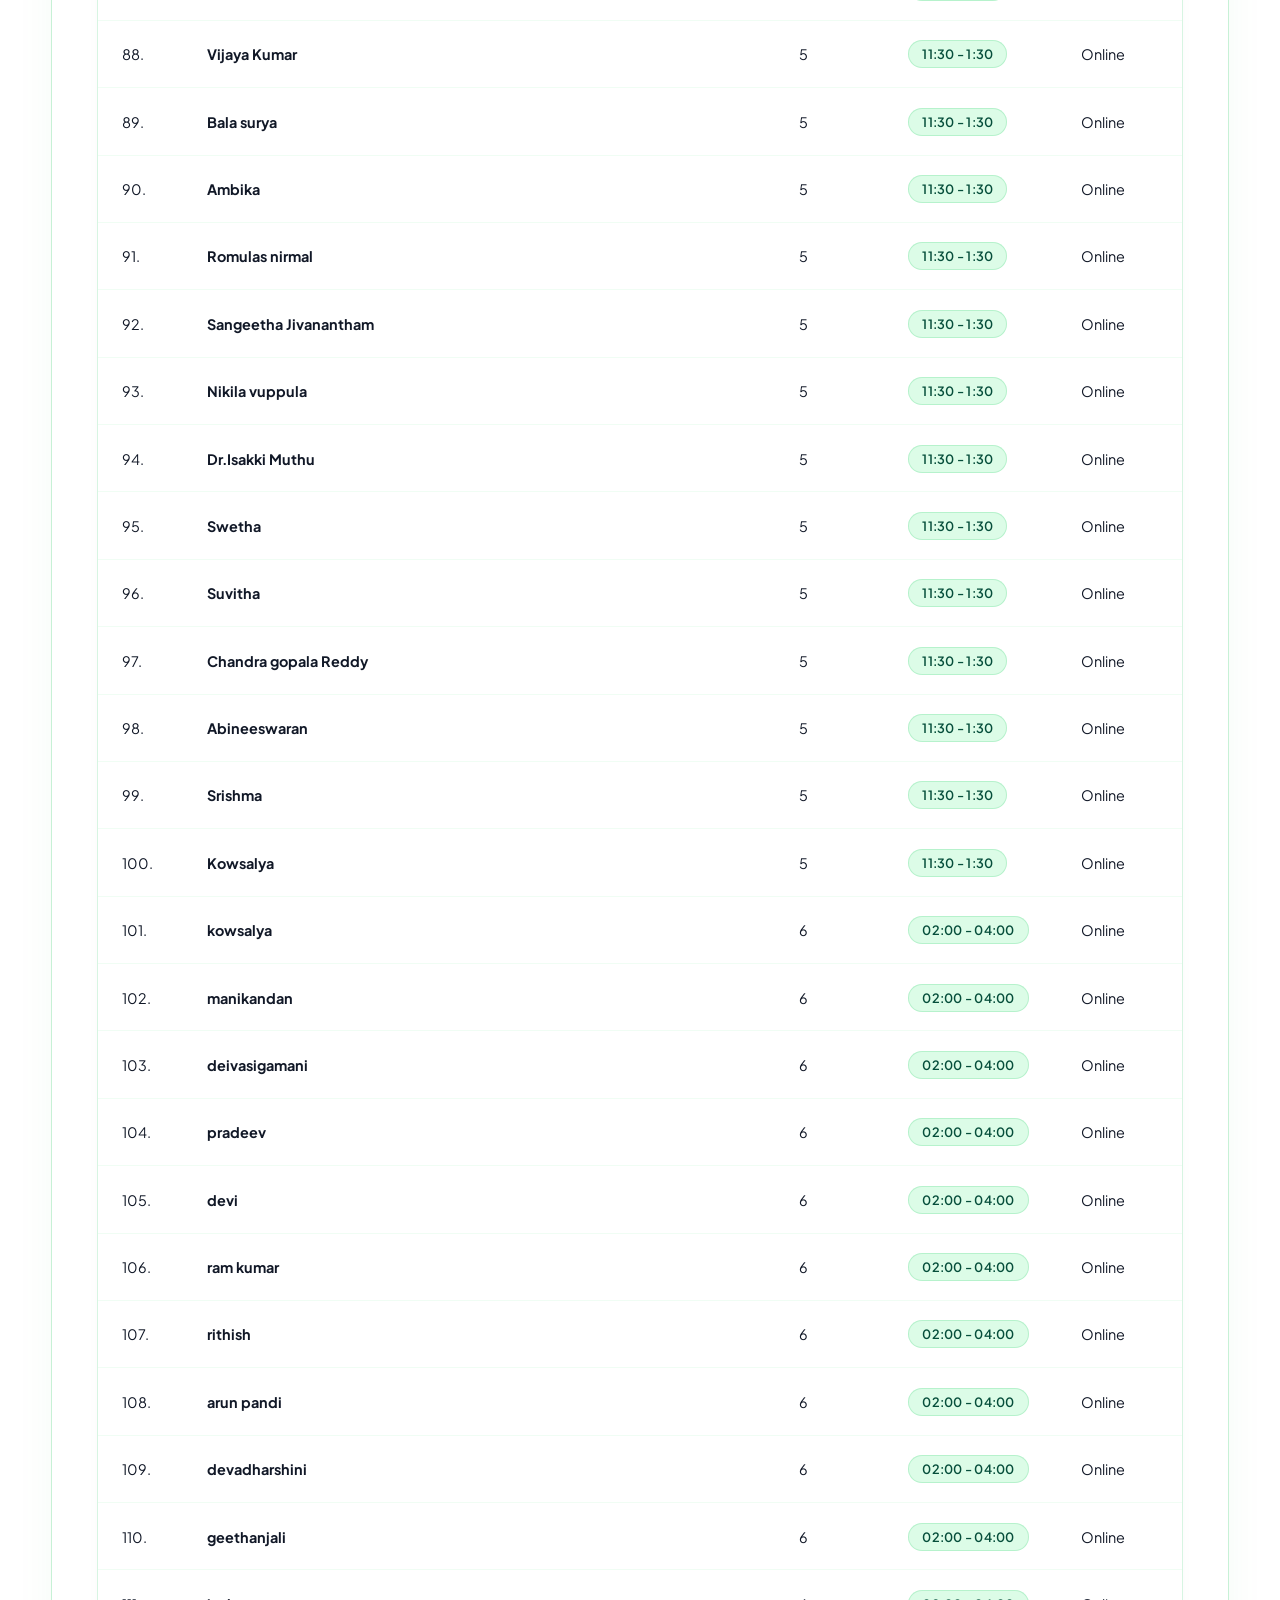
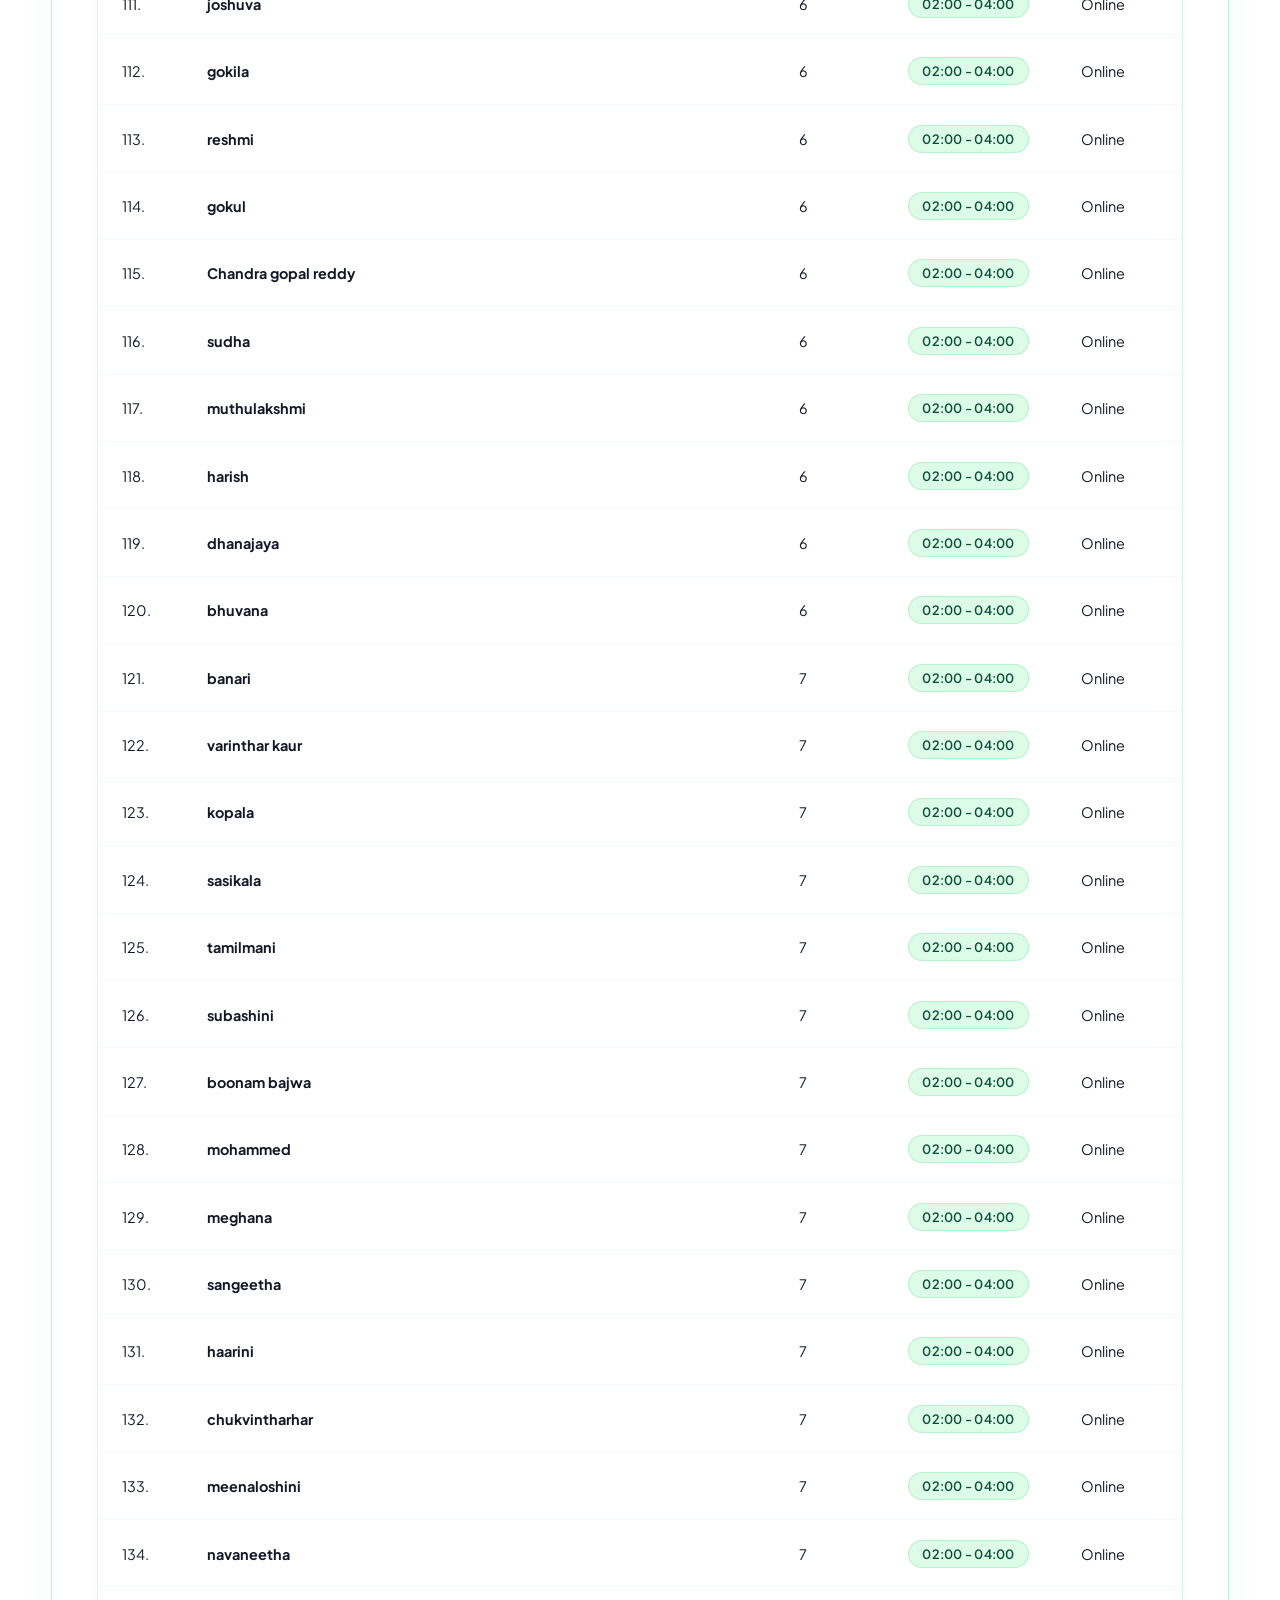
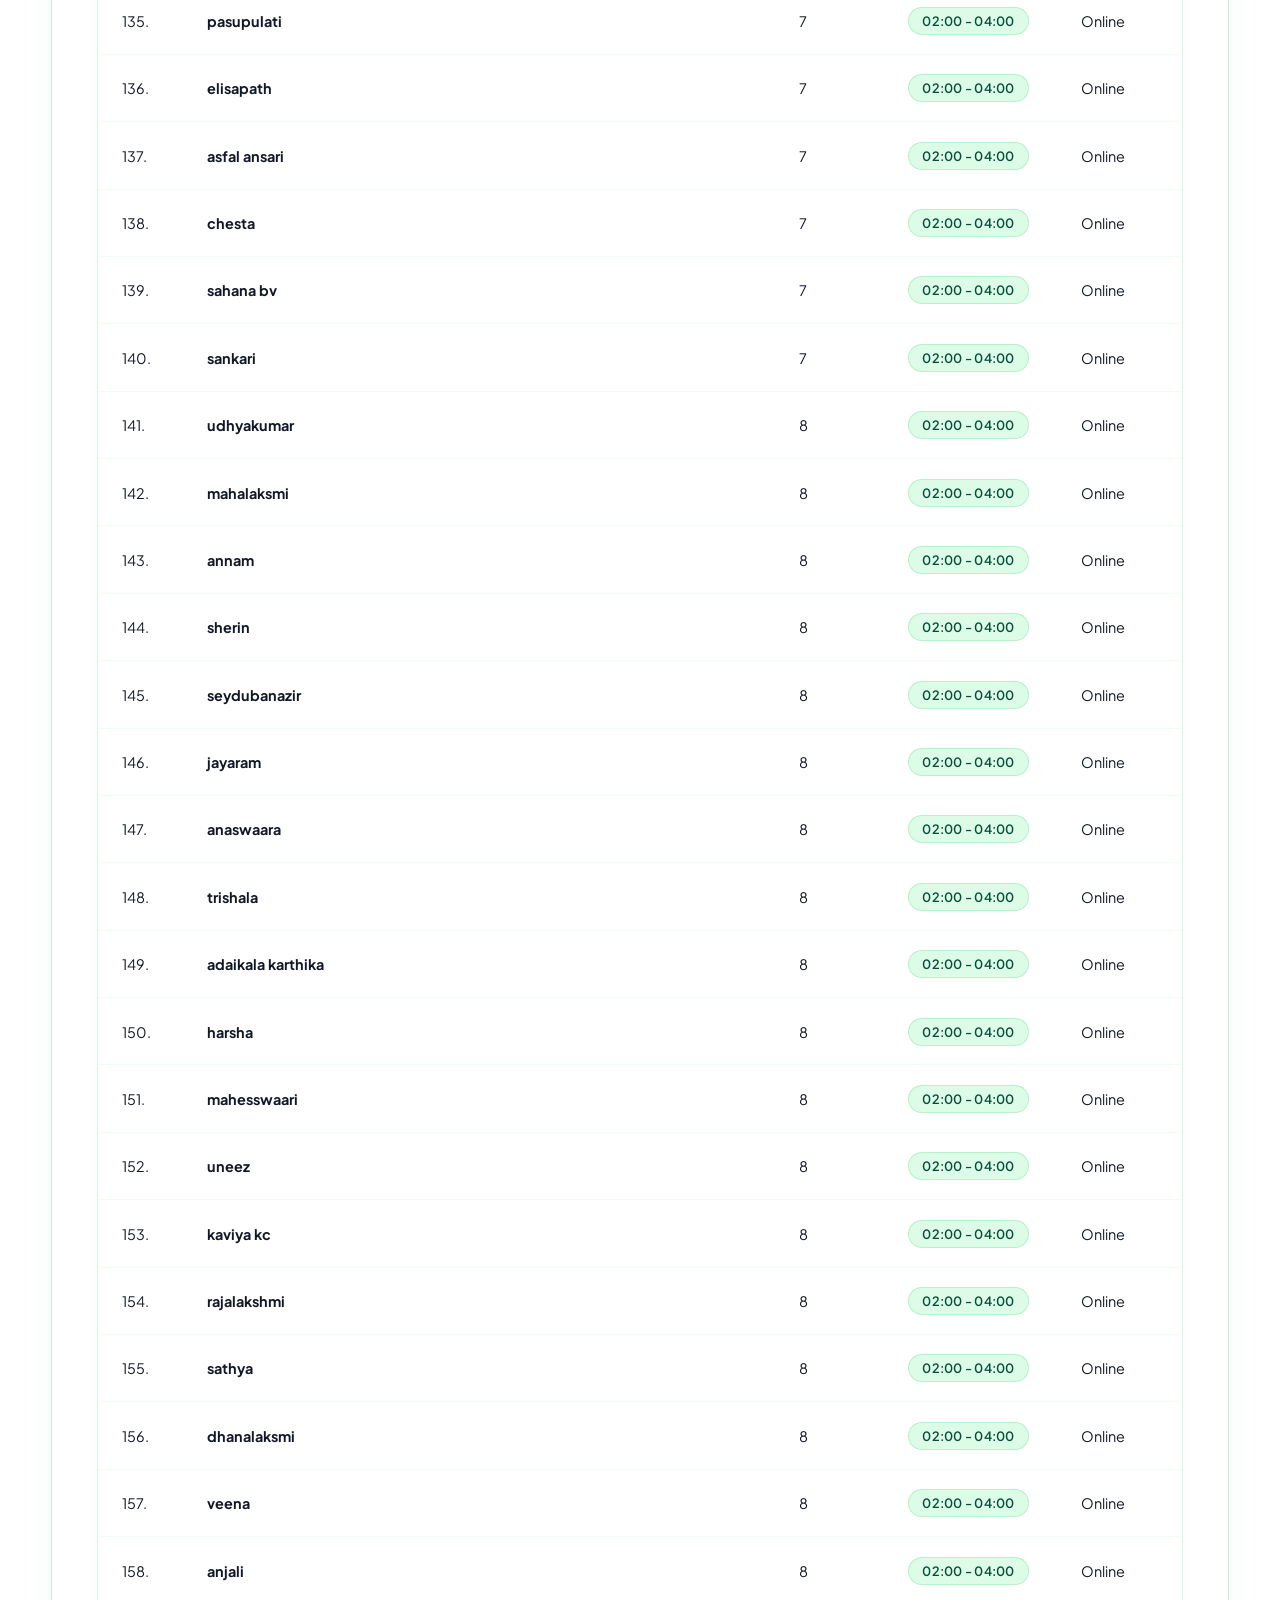
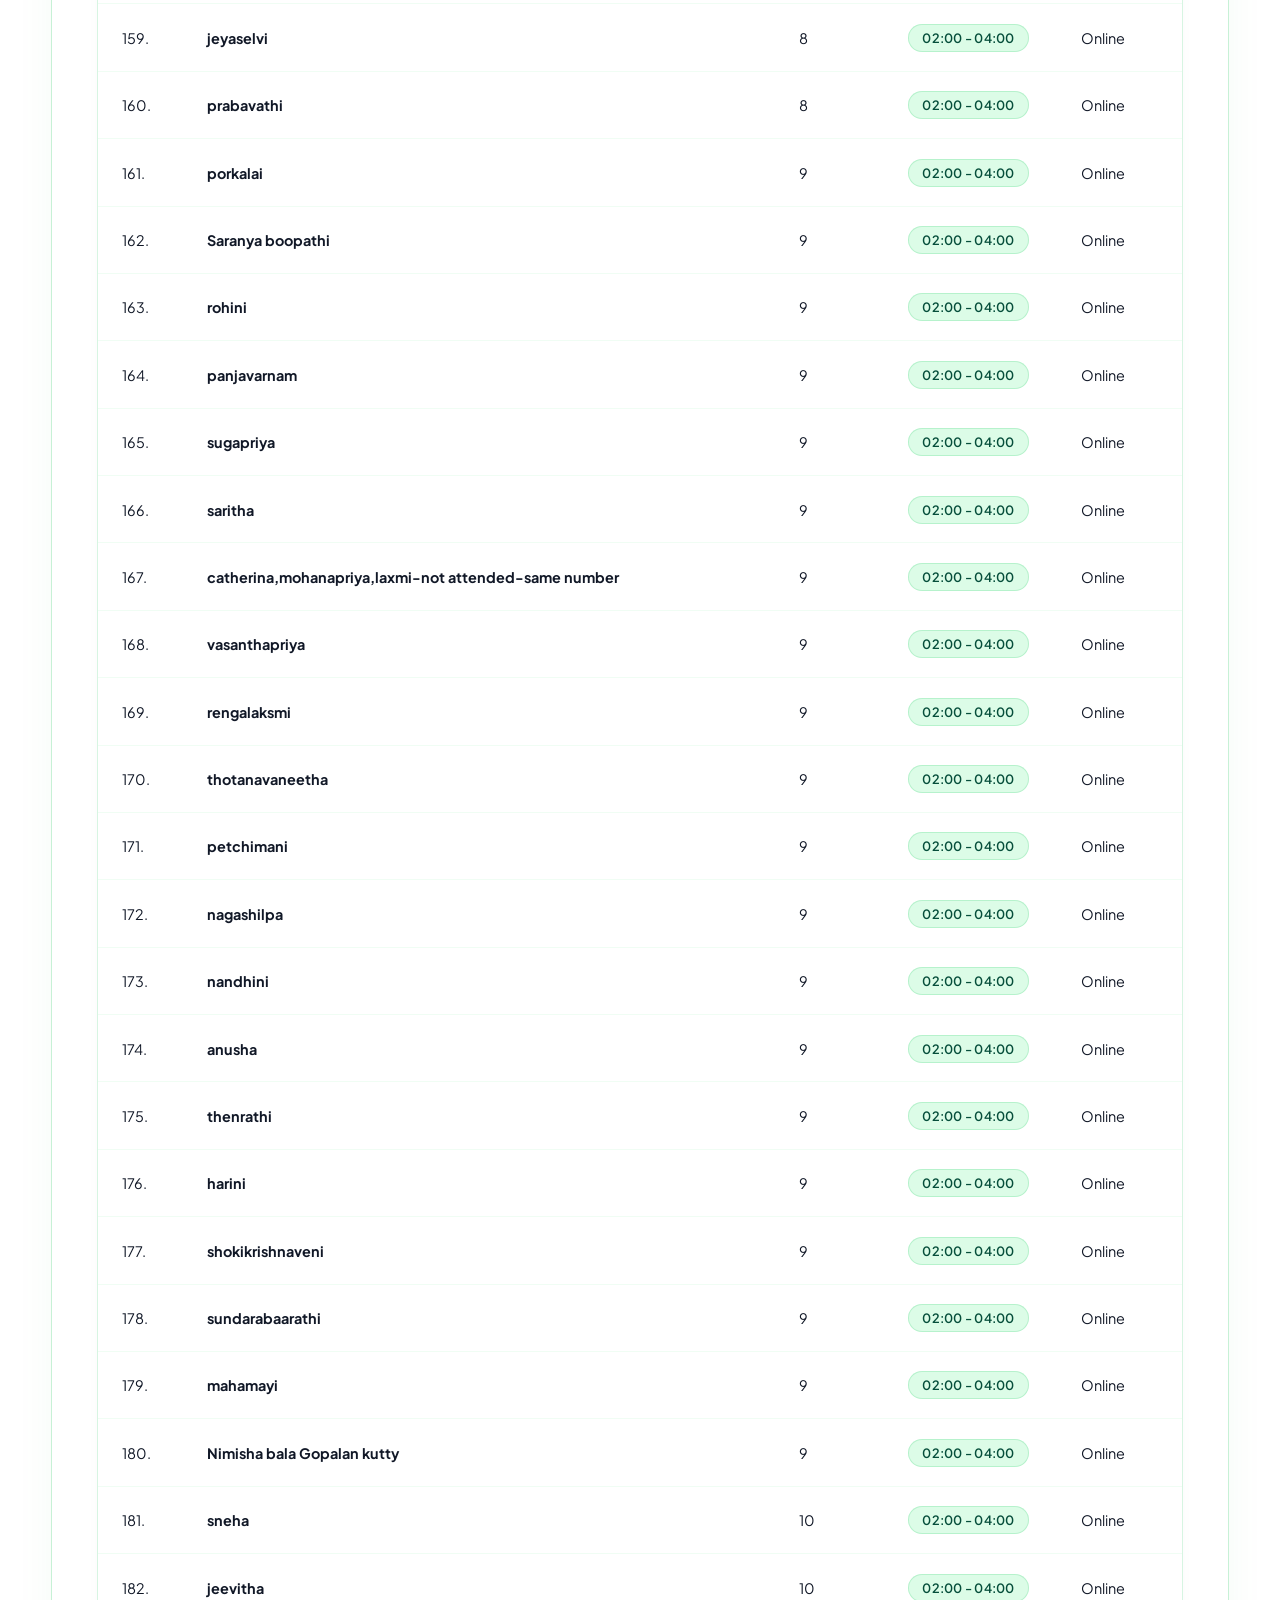
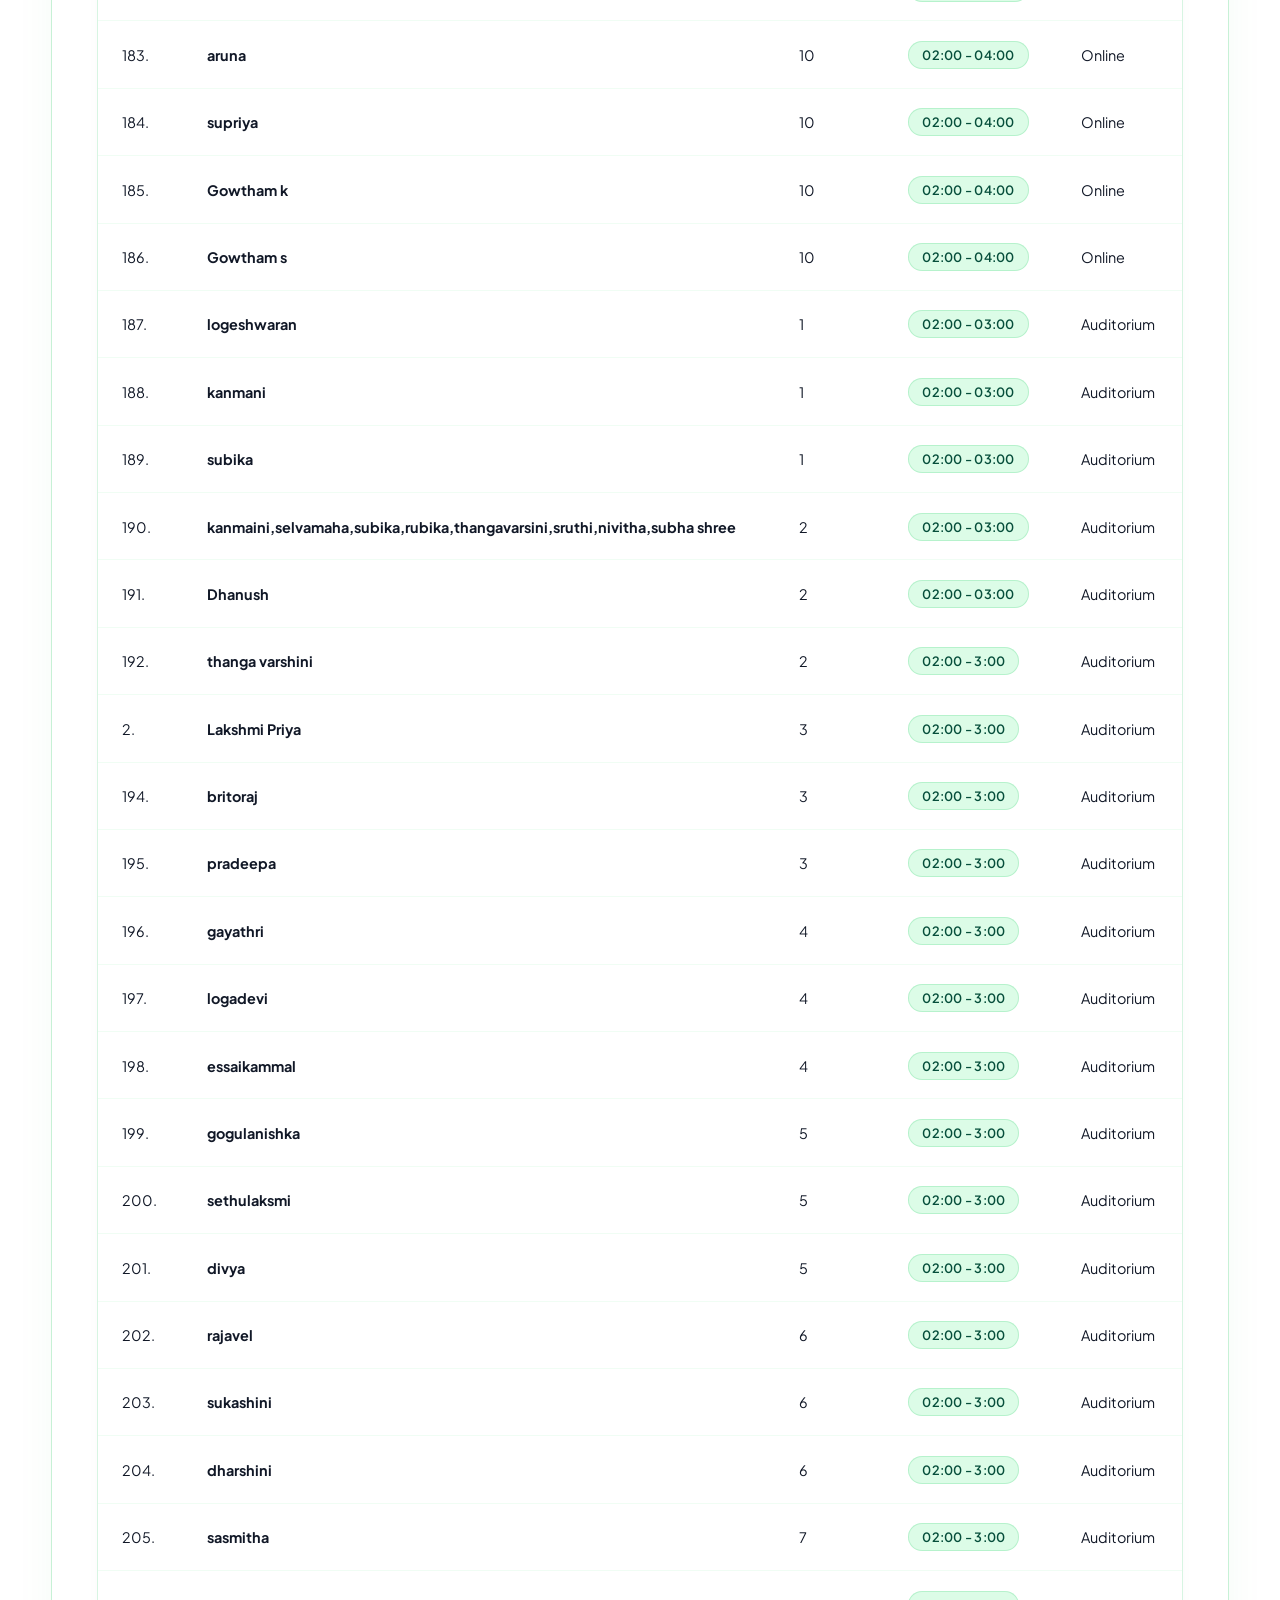
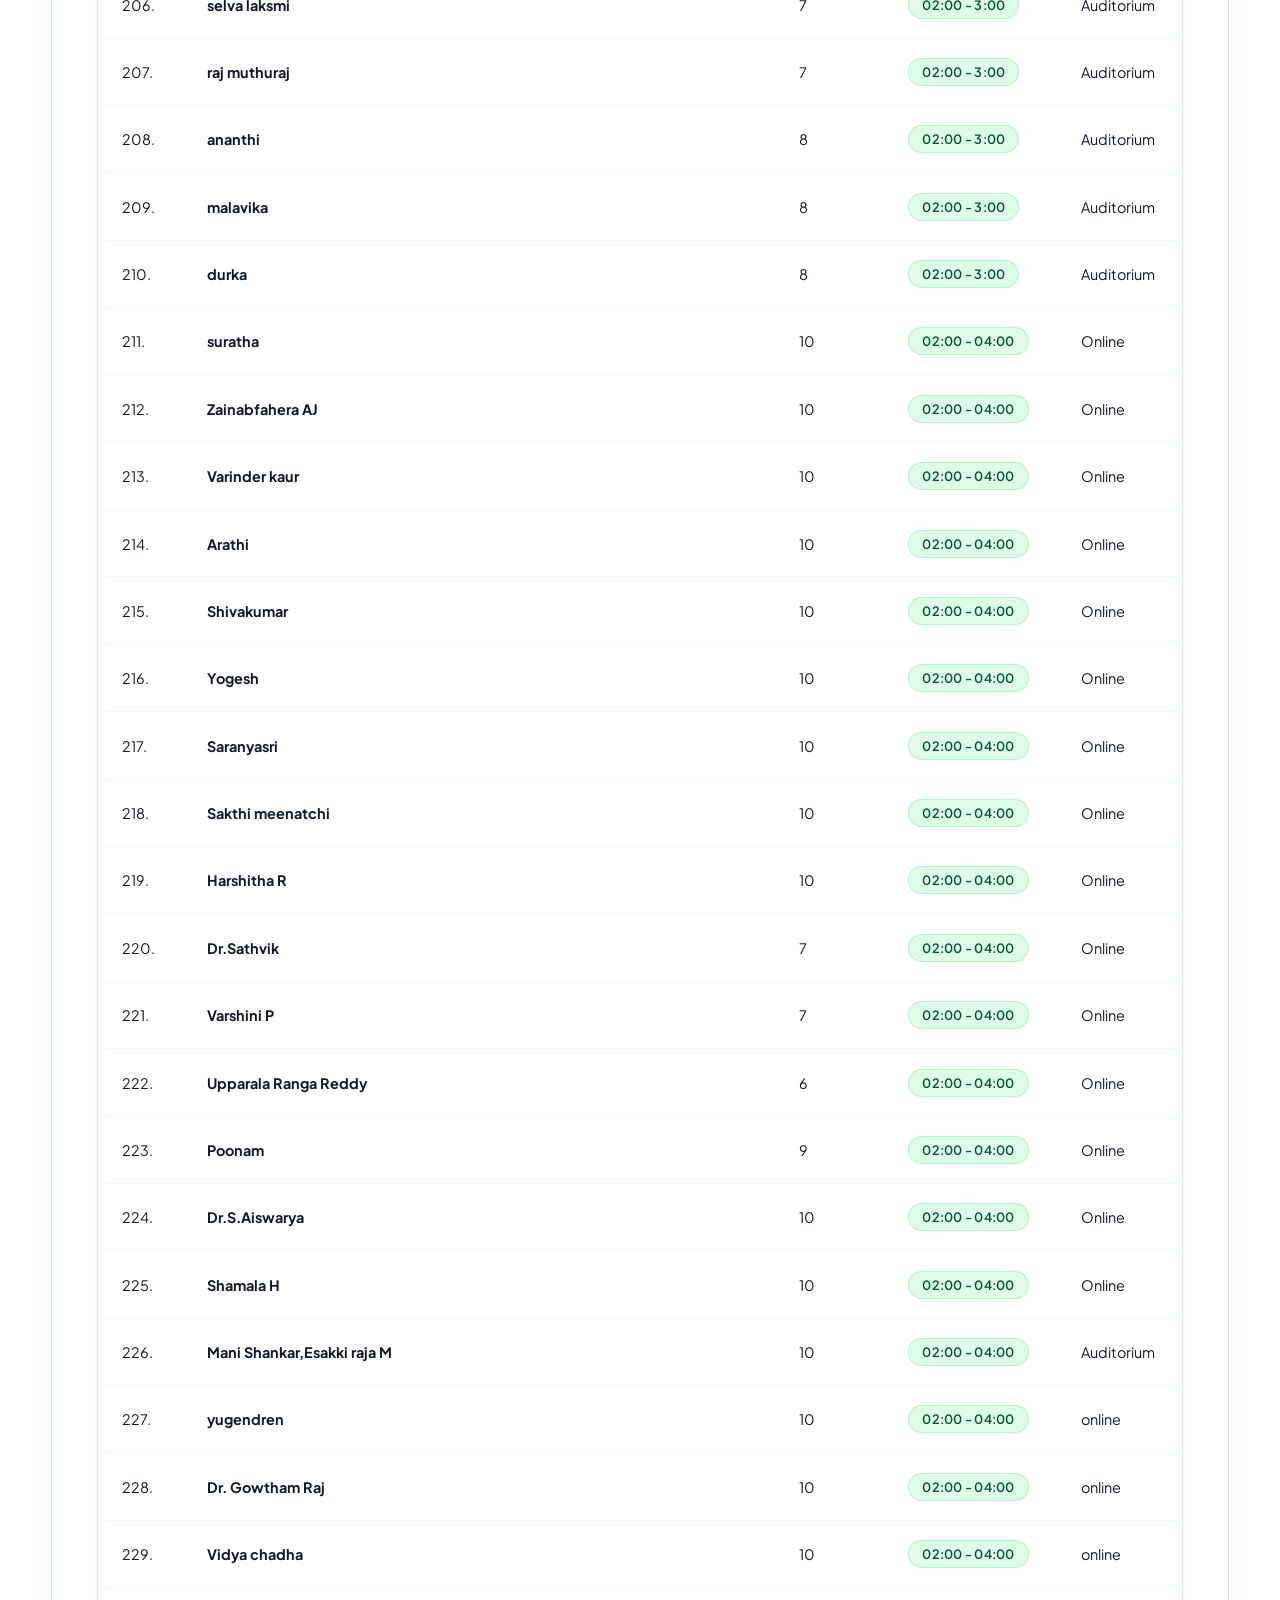
<file: login for participants.html>
<!DOCTYPE html>
<html lang="en">
<head>
  <meta charset="UTF-8">
  <meta name="viewport" content="width=device-width, initial-scale=1.0">
  <title>Aesthetic Responsive Schedule Directory</title>
  
  <!-- Premium Google Fonts -->
  <link rel="preconnect" href="https://fonts.googleapis.com">
  <link rel="preconnect" href="https://fonts.gstatic.com" crossorigin>
  <link href="https://fonts.googleapis.com/css2?family=Outfit:wght@400;500;600;700&family=Plus+Jakarta+Sans:wght@400;500;600;700&display=swap" rel="stylesheet">

  <style>
    
    :root {
      --bg-gradient: radial-gradient(circle at 10% 10%, #dcfce7 0%, #f0fdf4 40%, #ffffff 100%);
      --card-bg: rgba(255, 255, 255, 0.88);
      --primary-green: #15803d;
      --accent-green: #22c55e;
      --light-green: #e8f5e9;
      --dark-green: #064e3b;
      --text-main: #111827;
      --text-muted: #6b7280;
      --shadow-color: rgba(22, 163, 74, 0.08);
      --glow-color: rgba(34, 197, 94, 0.25);
    }

    * {
      box-sizing: border-box;
      margin: 0;
      padding: 0;
      font-family: 'Plus Jakarta Sans', sans-serif;
    }

    body {
      min-height: 100vh;
      background: var(--bg-gradient);
      background-attachment: fixed;
      display: flex;
      justify-content: center;
      align-items: center;
      padding: clamp(1rem, 4vw, 4rem);
      color: var(--text-main);
      overflow-x: hidden;
    }

    /* Animated Ambient Background Blobs */
    body::before, body::after {
      content: '';
      position: fixed;
      width: clamp(250px, 30vw, 500px);
      height: clamp(250px, 30vw, 500px);
      border-radius: 50%;
      background: radial-gradient(circle, rgba(34, 197, 94, 0.15) 0%, rgba(220, 252, 231, 0) 70%);
      z-index: -1;
      animation: floatBlob 12s infinite alternate ease-in-out;
    }

    body::before {
      top: -10%;
      left: -10%;
    }

    body::after {
      bottom: -10%;
      right: -10%;
      animation-delay: -6s;
    }

    /* Main Container with Glassmorphism */
    .container {
      position: relative;
      width: 100%;
      max-width: 1200px;
      background: var(--card-bg);
      backdrop-filter: blur(16px);
      -webkit-backdrop-filter: blur(16px);
      border: 1px solid rgba(34, 197, 94, 0.25);
      border-radius: clamp(16px, 2vw, 28px);
      padding: clamp(1.25rem, 3.5vw, 3.5rem);
      box-shadow: 0 25px 50px -12px var(--shadow-color);
      animation: containerEntrance 0.8s cubic-bezier(0.16, 1, 0.3, 1) forwards;
    }

    /* Top Navigation / Back Button */
    .top-nav {
      display: flex;
      align-items: center;
      margin-bottom: clamp(1rem, 2vw, 1.5rem);
    }

    .back-btn {
      display: inline-flex;
      align-items: center;
      gap: 8px;
      padding: 8px 16px;
      background-color: #ffffff;
      color: var(--primary-green);
      border: 1px solid rgba(34, 197, 94, 0.3);
      border-radius: 30px;
      font-size: clamp(0.85rem, 1vw, 1rem);
      font-weight: 600;
      cursor: pointer;
      text-decoration: none;
      transition: all 0.3s cubic-bezier(0.34, 1.56, 0.64, 1);
      box-shadow: 0 2px 5px rgba(0, 0, 0, 0.04);
    }

    .back-btn svg {
      width: 18px;
      height: 18px;
      fill: currentColor;
      transition: transform 0.3s cubic-bezier(0.34, 1.56, 0.64, 1);
    }

    .back-btn:hover {
      background-color: var(--primary-green);
      color: #ffffff;
      border-color: var(--primary-green);
      box-shadow: 0 8px 20px var(--glow-color);
      transform: translateX(-4px) scale(1.03);
    }

    .back-btn:hover svg {
      transform: translateX(-4px);
    }

    .back-btn:active {
      transform: translateX(-2px) scale(0.97);
    }

    /* Header Section */
    .header {
      margin-bottom: clamp(1.5rem, 2.5vw, 2.5rem);
      text-align: center;
      animation: fadeInDown 0.8s ease-out 0.15s backwards;
    }

    .header h2 {
      font-family: 'Outfit', sans-serif;
      color: var(--dark-green);
      font-size: clamp(1.6rem, 3.5vw, 2.8rem);
      font-weight: 700;
      letter-spacing: -0.02em;
      margin-bottom: 0.5rem;
      background: linear-gradient(135deg, var(--dark-green), var(--primary-green));
      -webkit-background-clip: text;
      -webkit-text-fill-color: transparent;
    }

    .header p {
      color: var(--text-muted);
      font-size: clamp(0.9rem, 1.2vw, 1.15rem);
      font-weight: 500;
    }

    /* Interactive Search Field */
    .search-wrapper {
      position: relative;
      margin-bottom: clamp(1.2rem, 2vw, 2rem);
      animation: fadeInDown 0.8s ease-out 0.3s backwards;
    }

    .search-box {
      width: 100%;
      padding: clamp(12px, 1.5vw, 18px) clamp(16px, 2vw, 24px) clamp(12px, 1.5vw, 18px) clamp(44px, 4vw, 56px);
      font-size: clamp(0.95rem, 1.1vw, 1.2rem);
      color: var(--text-main);
      background: #ffffff;
      border: 2px solid #e2e8f0;
      border-radius: clamp(10px, 1.2vw, 16px);
      outline: none;
      transition: all 0.3s cubic-bezier(0.16, 1, 0.3, 1);
      box-shadow: 0 4px 6px -1px rgba(0, 0, 0, 0.02);
    }

    .search-box:focus {
      border-color: var(--accent-green);
      box-shadow: 0 0 0 5px var(--glow-color), 0 10px 20px -5px var(--shadow-color);
      transform: translateY(-2px);
    }

    .search-icon {
      position: absolute;
      left: clamp(14px, 1.5vw, 20px);
      top: 50%;
      transform: translateY(-50%);
      width: clamp(18px, 1.5vw, 24px);
      height: clamp(18px, 1.5vw, 24px);
      fill: var(--primary-green);
      pointer-events: none;
      transition: transform 0.3s ease;
    }

    .search-box:focus + .search-icon {
      transform: translateY(-50%) scale(1.2) rotate(-8deg);
    }

    /* Desktop & TV Table Design */
    .table-container {
      border-radius: clamp(10px, 1.2vw, 16px);
      overflow: hidden;
      border: 1px solid rgba(34, 197, 94, 0.18);
      background: #ffffff;
      box-shadow: 0 10px 15px -3px rgba(0, 0, 0, 0.03);
      animation: fadeInUp 0.8s ease-out 0.4s backwards;
    }

    table {
      width: 100%;
      border-collapse: collapse;
      text-align: left;
    }

    th {
      font-family: 'Outfit', sans-serif;
      background-color: var(--primary-green);
      color: #ffffff;
      padding: clamp(14px, 1.5vw, 20px) clamp(16px, 2vw, 24px);
      font-size: clamp(0.8rem, 1vw, 1rem);
      font-weight: 600;
      text-transform: uppercase;
      letter-spacing: 0.08em;
    }

    td {
      padding: clamp(14px, 1.5vw, 20px) clamp(16px, 2vw, 24px);
      border-bottom: 1px solid #f0fdf4;
      font-size: clamp(0.9rem, 1.1vw, 1.1rem);
      color: var(--text-main);
      transition: all 0.25s cubic-bezier(0.16, 1, 0.3, 1);
      word-break: break-word;
      overflow-wrap: break-word;
    }

    tbody tr {
      transition: all 0.3s cubic-bezier(0.16, 1, 0.3, 1);
    }

    tbody tr:hover {
      background-color: var(--light-green);
      transform: scale(1.008);
      box-shadow: 0 4px 12px rgba(22, 163, 74, 0.08);
    }

    tbody tr:last-child td {
      border-bottom: none;
    }

    /* Badge Design */
    .time-badge {
      display: inline-block;
      padding: 6px 14px;
      background-color: #dcfce7;
      color: var(--dark-green);
      border-radius: 30px;
      font-size: clamp(0.8rem, 0.95vw, 1rem);
      font-weight: 600;
      letter-spacing: 0.02em;
      box-shadow: inset 0 0 0 1px rgba(34, 197, 94, 0.2);
      transition: transform 0.2s ease, background-color 0.2s ease;
    }

    tbody tr:hover .time-badge {
      transform: scale(1.05);
      background-color: #bbf7d0;
    }

    /* Desktop table: allow horizontal scroll as a safety net rather than
       letting long content force the whole page to overflow */
    .table-container {
      overflow-x: auto;
      -webkit-overflow-scrolling: touch;
    }

    table {
      min-width: 480px;
    }

    /* Mobile & Tablet Card Layout Transformation */
    @media (max-width: 768px) {
      .table-container {
        border: none;
        background: transparent;
        box-shadow: none;
        overflow-x: visible;
      }

      table, thead, tbody, th, td, tr {
        display: block;
      }

      thead {
        display: none;
      }

      tbody tr {
        background: #ffffff;
        border: 1px solid rgba(34, 197, 94, 0.2);
        border-radius: 14px;
        margin-bottom: 1rem;
        padding: 1.2rem;
        box-shadow: 0 4px 12px var(--shadow-color);
      }

      tbody tr:hover {
        transform: translateY(-2px) scale(1.01);
      }

      td {
        display: flex;
        flex-wrap: wrap;
        justify-content: space-between;
        align-items: center;
        gap: 4px 12px;
        padding: 8px 0;
        border-bottom: 1px dashed #e2e8f0;
        text-align: right;
      }

      td:last-child {
        border-bottom: none;
      }

      td::before {
        content: attr(data-label);
        font-family: 'Outfit', sans-serif;
        font-weight: 600;
        font-size: 0.85rem;
        text-transform: uppercase;
        color: var(--primary-green);
      }
    }

    /* TV & Large Display Optimization */
    @media (min-width: 1800px) {
      .container {
        max-width: 1600px;
      }
    }

    /* Custom Row Entrance Animation */
    .fade-in {
      animation: rowEntrance 0.45s cubic-bezier(0.16, 1, 0.3, 1) forwards;
    }

    .hidden {
      display: none !important;
    }

    .no-result {
      padding: clamp(2rem, 4vw, 4rem);
      text-align: center;
      color: var(--text-muted);
      background: #ffffff;
      border-radius: 12px;
      animation: fadeIn 0.3s ease-out;
    }

    .no-result p {
      font-size: clamp(1rem, 1.3vw, 1.3rem);
    }

    /* Keyframe Animations */
    @keyframes containerEntrance {
      from {
        opacity: 0;
        transform: translateY(35px) scale(0.96);
      }
      to {
        opacity: 1;
        transform: translateY(0) scale(1);
      }
    }

    @keyframes fadeInDown {
      from {
        opacity: 0;
        transform: translateY(-15px);
      }
      to {
        opacity: 1;
        transform: translateY(0);
      }
    }

    @keyframes fadeInUp {
      from {
        opacity: 0;
        transform: translateY(15px);
      }
      to {
        opacity: 1;
        transform: translateY(0);
      }
    }

    @keyframes rowEntrance {
      from {
        opacity: 0;
        transform: translateY(16px) scale(0.98);
      }
      to {
        opacity: 1;
        transform: translateY(0) scale(1);
      }
    }

    @keyframes floatBlob {
      0% {
        transform: translate(0, 0) scale(1);
      }
      100% {
        transform: translate(30px, 40px) scale(1.1);
      }
    }
    /* ==========================
   SESSIONS DROPDOWN
========================== */

.session-dropdown {
  width: 100%;
  margin-bottom: 25px;
  text-align: center;
}

/* Main Dropdown Button */

.session-main-btn {
  position: relative;
  display: inline-flex;
  align-items: center;
  justify-content: center;
  gap: 12px;

  min-width: 220px;
  padding: 15px 28px;

  border: none;
  border-radius: 50px;

  background: linear-gradient(
    135deg,
    #064e3b,
    #15803d,
    #22c55e
  );

  color: white;
  font-family: 'Outfit', sans-serif;
  font-size: 1.1rem;
  font-weight: 700;

  cursor: pointer;

  box-shadow:
    0 10px 25px rgba(21,128,61,0.25);

  transition:
    transform 0.3s ease,
    box-shadow 0.3s ease;
}

.session-main-btn:hover {
  transform: translateY(-4px) scale(1.03);

  box-shadow:
    0 15px 35px rgba(34,197,94,0.4);
}

.session-main-btn:active {
  transform: scale(0.96);
}

/* Arrow */

.session-main-btn .arrow {
  font-size: 1.5rem;
  line-height: 1;

  transition:
    transform 0.4s cubic-bezier(.34,1.56,.64,1);
}

/* Rotate arrow when open */

.session-dropdown.open .arrow {
  transform: rotate(180deg);
}

/* Session Menu */

.session-menu {
  max-height: 0;
  opacity: 0;
  overflow: hidden;

  margin-top: 0;

  display: grid;
  grid-template-columns: repeat(5, 1fr);
  gap: 12px;

  transition:
    max-height 0.6s cubic-bezier(.4,0,.2,1),
    opacity 0.4s ease,
    margin-top 0.4s ease;
}

/* Open */

.session-dropdown.open .session-menu {
  max-height: 500px;
  opacity: 1;

  margin-top: 18px;
}

/* Session Buttons */

.session-btn {
  position: relative;
  overflow: hidden;

  display: flex;
  flex-direction: column;
  align-items: center;
  justify-content: center;

  min-height: 75px;
  padding: 12px;

  text-decoration: none;

  color: white;

  background: linear-gradient(
    135deg,
    #15803d,
    #22c55e
  );

  border-radius: 15px;

  box-shadow:
    0 6px 18px rgba(22,163,74,0.18);

  transform: translateY(-15px) scale(0.9);
  opacity: 0;

  transition:
    transform 0.4s cubic-bezier(.34,1.56,.64,1),
    box-shadow 0.3s ease,
    background 0.3s ease;
}

/* Animate buttons when dropdown opens */

.session-dropdown.open .session-btn {
  transform: translateY(0) scale(1);
  opacity: 1;
}

/* Stagger animation */

.session-dropdown.open .session-btn:nth-child(1) {
  transition-delay: 0.05s;
}

.session-dropdown.open .session-btn:nth-child(2) {
  transition-delay: 0.08s;
}

.session-dropdown.open .session-btn:nth-child(3) {
  transition-delay: 0.11s;
}

.session-dropdown.open .session-btn:nth-child(4) {
  transition-delay: 0.14s;
}

.session-dropdown.open .session-btn:nth-child(5) {
  transition-delay: 0.17s;
}

.session-dropdown.open .session-btn:nth-child(6) {
  transition-delay: 0.20s;
}

.session-dropdown.open .session-btn:nth-child(7) {
  transition-delay: 0.23s;
}

.session-dropdown.open .session-btn:nth-child(8) {
  transition-delay: 0.26s;
}

.session-dropdown.open .session-btn:nth-child(9) {
  transition-delay: 0.29s;
}

.session-dropdown.open .session-btn:nth-child(10) {
  transition-delay: 0.32s;
}

/* Hover */

.session-btn:hover {
  transform: translateY(-6px) scale(1.04) !important;

  background: linear-gradient(
    135deg,
    #064e3b,
    #16a34a
  );

  box-shadow:
    0 12px 28px rgba(22,163,74,0.35);
}

/* Text */

.session-btn span {
  font-family: 'Outfit', sans-serif;
  font-weight: 700;
  font-size: 0.95rem;
}

.session-btn small {
  margin-top: 4px;
  font-size: 0.72rem;
  opacity: 0.85;
}


/* ==========================
   RESPONSIVE
========================== */

@media (max-width: 900px) {

  .session-menu {
    grid-template-columns: repeat(3, 1fr);
  }

}

@media (max-width: 600px) {

  .session-menu {
    grid-template-columns: repeat(2, 1fr);
  }

  .session-main-btn {
    width: 100%;
    max-width: 300px;
  }

}

@media (max-width: 380px) {

  .session-menu {
    grid-template-columns: 1fr;
  }

}
  </style>
</head>
<body>

  <div class="container">
    <!-- Top Left Back Button -->
    <div class="top-nav">
      <button class="back-btn" onclick="history.back()">
        <svg viewBox="0 0 24 24">
          <path d="M20 11H7.83l5.59-5.59L12 4l-8 8 8 8 1.41-1.41L7.83 13H20v-2z"/>
        </svg>
        <span>Back</span>
      </button>
    </div>

    <div class="header">
      <h2>Schedule Directory</h2>
      <p>Real-time searchable list across all sessions</p>
    </div>
    
    <div class="search-wrapper">
      <input 
        type="text" 
        id="searchInput" 
        class="search-box" 
        placeholder="Search name, time slot, or venue..." 
        oninput="filterTable()"
      >
      <svg class="search-icon" viewBox="0 0 24 24">
        <path d="M15.5 14h-.79l-.28-.27C15.41 12.59 16 11.11 16 9.5 16 5.91 13.09 3 9.5 3S3 5.91 3 9.5 5.91 16 9.5 16c1.61 0 3.09-.59 4.23-1.57l.27.28v.79l5 4.99L20.49 19l-4.99-5zm-6 0C7.01 14 5 11.99 5 9.5S7.01 5 9.5 5 14 7.01 14 9.5 11.99 14 9.5 14z"/>
      </svg>
    </div>
   <!-- Sessions Dropdown -->
<div class="session-dropdown">

  <button class="session-main-btn" onclick="toggleSessions()">
    <span>Sessions</span>
    <span class="arrow">⌄</span>
  </button>

  <div class="session-menu" id="sessionMenu">

    <a href="https://meet.google.com/kqj-orhm-irh?pli=1" class="session-btn">
      <span>Session 1</span>
      <small>11:30 - 1:30</small>
    </a>

    <a href="https://meet.google.com/hdi-ungi-fgh" class="session-btn">
      <span>Session 2</span>
      <small>11:30 - 1:30</small>
    </a>

    <a href="https://meet.google.com/nom-tyny-awj" class="session-btn">
      <span>Session 3</span>
      <small>11:30 - 1:30</small>
    </a>

    <a href="https://meet.google.com/jts-uhgp-nfi" class="session-btn">
      <span>Session 4</span>
      <small>11:30 - 1:30</small>
    </a>

    <a href="https://meet.google.com/uip-gcfc-chb" class="session-btn">
      <span>Session 5</span>
      <small>11:30 - 1:30</small>
    </a>

    <a href="https://meet.google.com/nhy-mffo-eac" class="session-btn">
      <span>Session 6</span>
      <small>02:00 - 04:00</small>
    </a>

    <a href="https://meet.google.com/jkm-dwkv-tgp" class="session-btn">
      <span>Session 7</span>
      <small>02:00 - 04:00</small>
    </a>

    <a href="https://meet.google.com/cxc-igzd-rcs" class="session-btn">
      <span>Session 8</span>
      <small>02:00 - 04:00</small>
    </a>

    <a href="https://meet.google.com/kgw-ubbn-vfv" class="session-btn">
      <span>Session 9</span>
      <small>02:00 - 04:00</small>
    </a>

    <a href="https://meet.google.com/rzp-rgmj-tsz" class="session-btn">
      <span>Session 10</span>
      <small>02:00 - 04:00</small>
    </a>

  </div>
</div>

    <div class="table-container">
         <table id="scheduleTable">
        <thead>
          <tr>
            <th>S.no</th>
            <th>Name</th>
            <th>Session</th>
            <th>Time</th>
            <th>Venue</th>
          </tr>
        </thead>
        <tbody>
          <tr class="fade-in" style="animation-delay: 0.05s;">
            <td data-label="S.no">1.</td>
            <td data-label="Name"><strong>Rohit</strong></td>
            <td data-label="Session">1</td>
            <td data-label="Time"><span class="time-badge">11:30 - 1:30</span></td>
            <td data-label="Venue">Online</td>
          </tr>
          <tr class="fade-in" style="animation-delay: 0.1s;">
            <td data-label="S.no">2.</td>
            <td data-label="Name"><strong>Priya</strong></td>
            <td data-label="Session">1</td>
            <td data-label="Time"><span class="time-badge">11:30 - 1:30</span></td>
            <td data-label="Venue">Online</td>
          </tr>
          <tr class="fade-in" style="animation-delay: 0.15s;">
            <td data-label="S.no">3.</td>
            <td data-label="Name"><strong>Jawaharnisha</strong></td>
            <td data-label="Session">1</td>
            <td data-label="Time"><span class="time-badge">11:30 - 1:30</span></td>
            <td data-label="Venue">Online</td>
          </tr>
          <tr class="fade-in" style="animation-delay: 0.2s;">
            <td data-label="S.no">4.</td>
            <td data-label="Name"><strong>Rajitha</strong></td>
            <td data-label="Session">1</td>
         <td data-label="Time"><span class="time-badge">11:30 - 1:30</span></td>
            <td data-label="Venue">Online</td>
          </tr>
          <tr class="fade-in" style="animation-delay: 0.05s;">
            <td data-label="S.no">5.</td>
            <td data-label="Name"><strong>Hetal</strong></td>
            <td data-label="Session">1</td>
            <td data-label="Time"><s-0-pan class="time-badge">11:30 - 1:30</span></td>
            <td data-label="Venue">Online</td>
          </tr>
          <tr class="fade-in" style="animation-delay: 0.05s;">
            <td data-label="S.no">6.</td>
            <td data-label="Name"><strong>Janaki lakshmanan</strong></td>
            <td data-label="Session">1</td>
            <td data-label="Time"><span class="time-badge">11:30 - 1:30</span></td>
            <td data-label="Venue">Online</td>
          </tr>
          <tr class="fade-in" style="animation-delay: 0.05s;">
            <td data-label="S.no">7.</td>
            <td data-label="Name"><strong>Kavitha</strong></td>
            <td data-label="Session">1</td>
            <td data-label="Time"><span class="time-badge">11:30 - 1:30</span></td>
            <td data-label="Venue">Online</td>
          </tr>
          <tr class="fade-in" style="animation-delay: 0.05s;">
            <td data-label="S.no">8.</td>
            <td data-label="Name"><strong>Pankraj</strong></td>
            <td data-label="Session">1</td>
            <td data-label="Time"><span class="time-badge">11:30 - 1:30</span></td>
            <td data-label="Venue">Online</td>
          </tr>
          <tr class="fade-in" style="animation-delay: 0.05s;">
            <td data-label="S.no">9.</td>
            <td data-label="Name"><strong>Devipriya</strong></td>
            <td data-label="Session">1</td>
            <td data-label="Time"><span class="time-badge">11:30 - 1:30</span></td>
            <td data-label="Venue">Online</td>
          </tr>
          <tr class="fade-in" style="animation-delay: 0.05s;">
            <td data-label="S.no">10.</td>
            <td data-label="Name"><strong>Jayani</strong></td>
            <td data-label="Session">1</td>
            <td data-label="Time"><span class="time-badge">11:30 - 1:30</span></td>
            <td data-label="Venue">Online</td>
          </tr>
           <tr class="fade-in" style="animation-delay: 0.05s;">
            <td data-label="S.no">11.</td>
            <td data-label="Name"><strong>Himansu</strong></td>
            <td data-label="Session">1</td>
            <td data-label="Time"><span class="time-badge">11:30 - 1:30</span></td>
            <td data-label="Venue">Online</td>
          </tr>
          <tr class="fade-in" style="animation-delay: 0.05s;">
            <td data-label="S.no">12.</td>
            <td data-label="Name"><strong>Sethupathi</strong></td>
            <td data-label="Session">1</td>
            <td data-label="Time"><span class="time-badge">11:30 - 1:30</span></td>
            <td data-label="Venue">Online</td>
          </tr>
          <tr class="fade-in" style="animation-delay: 0.05s;">
            <td data-label="S.no">13.</td>
           <td data-label="Name"><strong>Deepa</strong></td>
            <td data-label="Session">1</td>
            <td data-label="Time"><span class="time-badge">11:30 - 1:30</span></td>
            <td data-label="Venue">Online</td>
          </tr>
           <tr class="fade-in" style="animation-delay: 0.05s;">
            <td data-label="S.no">14.</td>
            <td data-label="Name"><strong>Prabha</strong></td>
            <td data-label="Session">1</td>
            <td data-label="Time"><span class="time-badge">11:30 - 1:30</span></td>
            <td data-label="Venue">Online</td>
          </tr>
          <tr class="fade-in" style="animation-delay: 0.05s;">
             <td data-label="S.no">15.</td>
           <td data-label="Name"><strong>Dhanu Sri</strong></td>
            <td data-label="Session">1</td>
            <td data-label="Time"><span class="time-badge">11:30 - 1:30</span></td>
            <td data-label="Venue">Online</td>
          </tr>
          <tr class="fade-in" style="animation-delay: 0.05s;">
            <td data-label="S.no">16.</td>
            <td data-label="Name"><strong>Nandhini</strong></td>
            <td data-label="Session">1</td>
            <td data-label="Time"><span class="time-badge">11:30 - 1:30</span></td>
            <td data-label="Venue">Online</td>
          </tr>
          <tr class="fade-in" style="animation-delay: 0.05s;">
            <td data-label="S.no">17.</td>
            <td data-label="Name"><strong>Dharanidharan</strong></td>
            <td data-label="Session">1</td>
            <td data-label="Time"><span class="time-badge">11:30 - 1:30</span></td>
            <td data-label="Venue">Online</td>
            </tr>
            <tr class="fade-in" style="animation-delay: 0.05s;">
            <td data-label="S.no">18.</td>
            <td data-label="Name"><strong>Pavithra</strong></td>
            <td data-label="Session">1</td>
            <td data-label="Time"><span class="time-badge">11:30 - 1:30</span></td>
            <td data-label="Venue">Online</td>
            </tr>
            <tr class="fade-in" style="animation-delay: 0.05s;">
            <td data-label="S.no">19.</td>
            <td data-label="Name"><strong>Manoranjani</strong></td>
            <td data-label="Session">1</td>
            <td data-label="Time"><span class="time-badge">11:30 - 1:30</span></td>
            <td data-label="Venue">Online</td>
             </tr>
              <tr class="fade-in" style="animation-delay: 0.05s;">
            <td data-label="S.no">20.</td>
            <td data-label="Name"><strong>Keerthika</strong></td>
            <td data-label="Session">1</td>
            <td data-label="Time"><span class="time-badge">11:30 - 1:30</span></td>
            <td data-label="Venue">Online</td>
            </tr>
            <tr class="fade-in" style="animation-delay: 0.05s;">
            <td data-label="S.no">21.</td>
            <td data-label="Name"><strong>Kavitha</strong></td>
            <td data-label="Session">2</td>
            <td data-label="Time"><span class="time-badge">11:30 - 1:30</span></td>
            <td data-label="Venue">Online</td>
            </tr>
            <tr class="fade-in" style="animation-delay: 0.05s;">
            <td data-label="S.no">22.</td>
            <td data-label="Name"><strong>Nandhini.R</strong></td>
            <td data-label="Session">2</td>
            <td data-label="Time"><span class="time-badge">11:30 - 1:30</span></td>
            <td data-label="Venue">Online</td>
            </tr>
            <tr class="fade-in" style="animation-delay: 0.05s;">
            <td data-label="S.no">23.</td>
            <td data-label="Name"><strong>Suba Shree</strong></td>
            <td data-label="Session">2</td>
            <td data-label="Time"><span class="time-badge">11:30 - 1:30</span></td>
            <td data-label="Venue">Online</td>
            </tr>
            <tr class="fade-in" style="animation-delay: 0.05s;">
            <td data-label="S.no">24.</td>
            <td data-label="Name"><strong>Sachitha</strong></td>
            <td data-label="Session">2</td>
            <td data-label="Time"><span class="time-badge">11:30 - 1:30</span></td>
            <td data-label="Venue">Online</td>
            </tr>
            <tr class="fade-in" style="animation-delay: 0.05s;">
            <td data-label="S.no">25.</td>
            <td data-label="Name"><strong>Sundaramoorthy</strong></td>
            <td data-label="Session">2</td>
            <td data-label="Time"><span class="time-badge">11:30 - 1:30</span></td>
            <td data-label="Venue">Online</td>
            </tr>
            <tr class="fade-in" style="animation-delay: 0.05s;">
            <td data-label="S.no">26.</td>
            <td data-label="Name"><strong>Barathraj</strong></td>
            <td data-label="Session">2</td>
            <td data-label="Time"><span class="time-badge">11:30 - 1:30</span></td>
            <td data-label="Venue">Online</td>
            </tr>
            <tr class="fade-in" style="animation-delay: 0.05s;">
            <td data-label="S.no">27.</td>
            <td data-label="Name"><strong>Gaurav Tewari</strong></td>
            <td data-label="Session">2</td>
            <td data-label="Time"><span class="time-badge">11:30 - 1:30</span></td>
            <td data-label="Venue">Online</td>
            </tr>
            <tr class="fade-in" style="animation-delay: 0.05s;">
            <td data-label="S.no">28.</td>
            <td data-label="Name"><strong>Jeya priya</strong></td>
            <td data-label="Session">2</td>
            <td data-label="Time"><span class="time-badge">11:30 - 1:30</span></td>
            <td data-label="Venue">Online</td>
            </tr>
            <tr class="fade-in" style="animation-delay: 0.05s;">
            <td data-label="S.no">29.</td>
            <td data-label="Name"><strong>Aditi</strong></td>
            <td data-label="Session">2</td>
            <td data-label="Time"><span class="time-badge">11:30 - 1:30</span></td>
            <td data-label="Venue">Online</td>
            </tr>
            <tr class="fade-in" style="animation-delay: 0.05s;">
            <td data-label="S.no">30.</td>
            <td data-label="Name"><strong>Saraswathi</strong></td>
            <td data-label="Session">2</td>
            <td data-label="Time"><span class="time-badge">11:30 - 1:30</span></td>
            <td data-label="Venue">Online</td>
            </tr>
            <tr class="fade-in" style="animation-delay: 0.05s;">
            <td data-label="S.no">31.</td>
            <td data-label="Name"><strong>Pooja sri</strong></td>
            <td data-label="Session">2</td>
            <td data-label="Time"><span class="time-badge">11:30 - 1:30</span></td>
            <td data-label="Venue">Online</td>
            </tr>
            <tr class="fade-in" style="animation-delay: 0.05s;">
            <td data-label="S.no">32.</td>
            <td data-label="Name"><strong>Vidhya lakshmi</strong></td>
            <td data-label="Session">2</td>
            <td data-label="Time"><span class="time-badge">11:30 - 1:30</span></td>
            <td data-label="Venue">Online</td>
            </tr>
            <tr class="fade-in" style="animation-delay: 0.05s;">
            <td data-label="S.no">33.</td>
            <td data-label="Name"><strong>Mukesh Kumar</strong></td>
            <td data-label="Session">2</td>
            <td data-label="Time"><span class="time-badge">11:30 - 1:30</span></td>
            <td data-label="Venue">Online</td>
            </tr>
            <tr class="fade-in" style="animation-delay: 0.05s;">
            <td data-label="S.no">34.</td>
            <td data-label="Name"><strong>Deepanchakaravarthi</strong></td>
            <td data-label="Session">2</td>
            <td data-label="Time"><span class="time-badge">11:30 - 1:30</span></td>
            <td data-label="Venue">Online</td>
            </tr>
            <tr class="fade-in" style="animation-delay: 0.05s;">
            <td data-label="S.no">35.</td>
            <td data-label="Name"><strong>Shakya Sinha</strong></td>
            <td data-label="Session">2</td>
            <td data-label="Time"><span class="time-badge">11:30 - 1:30</span></td>
            <td data-label="Venue">Online</td>
            </tr>
            <tr class="fade-in" style="animation-delay: 0.05s;">
            <td data-label="S.no">36.</td>
            <td data-label="Name"><strong>Sridhar</strong></td>
            <td data-label="Session">2</td>
            <td data-label="Time"><span class="time-badge">11:30 - 1:30</span></td>
            <td data-label="Venue">Online</td>
            </tr>
            <tr class="fade-in" style="animation-delay: 0.05s;">
            <td data-label="S.no">37.</td>
            <td data-label="Name"><strong>Selvamaha</strong></td>
            <td data-label="Session">2</td>
            <td data-label="Time"><span class="time-badge">11:30 - 1:30</span></td>
            <td data-label="Venue">Online</td>
            </tr>
            <tr class="fade-in" style="animation-delay: 0.05s;">
            <td data-label="S.no">38.</td>
            <td data-label="Name"><strong>Saba Khan</strong></td>
            <td data-label="Session">2</td>
            <td data-label="Time"><span class="time-badge">11:30 - 1:30</span></td>
            <td data-label="Venue">Online</td>
            </tr>
            <tr class="fade-in" style="animation-delay: 0.05s;">
            <td data-label="S.no">39.</td>
            <td data-label="Name"><strong>kavitha Berwal</strong></td>
            <td data-label="Session">2</td>
            <td data-label="Time"><span class="time-badge">11:30 - 1:30</span></td>
            <td data-label="Venue">Online</td>
            </tr>
            <tr class="fade-in" style="animation-delay: 0.05s;">
            <td data-label="S.no">40.</td>
            <td data-label="Name"><strong>Diviya</strong></td>
            <td data-label="Session">2</td>
            <td data-label="Time"><span class="time-badge">11:30 - 1:30</span></td>
            <td data-label="Venue">Online</td>
            </tr>
            <tr class="fade-in" style="animation-delay: 0.05s;">
            <td data-label="S.no">41.</td>
            <td data-label="Name"><strong>Amirtha</strong></td>
            <td data-label="Session">3</td>
            <td data-label="Time"><span class="time-badge">11:30 - 1:30</span></td>
            <td data-label="Venue">Online</td>
            </tr>
            <tr class="fade-in" style="animation-delay: 0.05s;">
            <td data-label="S.no">42.</td>
            <td data-label="Name"><strong>Saranta</strong></td>
            <td data-label="Session">3</td>
            <td data-label="Time"><span class="time-badge">11:30 - 1:30</span></td>
            <td data-label="Venue">Online</td>
            </tr>
            <tr class="fade-in" style="animation-delay: 0.05s;">
            <td data-label="S.no">43.</td>
            <td data-label="Name"><strong>Sri Harini</strong></td>
            <td data-label="Session">3</td>
            <td data-label="Time"><span class="time-badge">11:30 - 1:30</span></td>
            <td data-label="Venue">Online</td>
            </tr>
            <tr class="fade-in" style="animation-delay: 0.05s;">
            <td data-label="S.no">44.</td>
            <td data-label="Name"><strong>Thahira banu</strong></td>
            <td data-label="Session">3</td>
            <td data-label="Time"><span class="time-badge">11:30 - 1:30</span></td>
            <td data-label="Venue">Online</td>
            </tr>
            <tr class="fade-in" style="animation-delay: 0.05s;">
            <td data-label="S.no">45.</td>
            <td data-label="Name"><strong>Nithya</strong></td>
            <td data-label="Session">3</td>
            <td data-label="Time"><span class="time-badge">11:30 - 1:30</span></td>
            <td data-label="Venue">Online</td>
            </tr>
            <tr class="fade-in" style="animation-delay: 0.05s;">
            <td data-label="S.no">46.</td>
            <td data-label="Name"><strong>Muventhan</strong></td>
            <td data-label="Session">3</td>
            <td data-label="Time"><span class="time-badge">11:30 - 1:30</span></td>
            <td data-label="Venue">Online</td>
            </tr>
            <tr class="fade-in" style="animation-delay: 0.05s;">
            <td data-label="S.no">47.</td>
            <td data-label="Name"><strong>Janani</strong></td>
            <td data-label="Session">3</td>
            <td data-label="Time"><span class="time-badge">11:30 - 1:30</span></td>
            <td data-label="Venue">Online</td>
            </tr>
            <tr class="fade-in" style="animation-delay: 0.05s;">
            <td data-label="S.no">48.</td>
            <td data-label="Name"><strong>Mohan Sabarish</strong></td>
            <td data-label="Session">3</td>
            <td data-label="Time"><span class="time-badge">11:30 - 1:30</span></td>
            <td data-label="Venue">Online</td>
            </tr>
            <tr class="fade-in" style="animation-delay: 0.05s;">
            <td data-label="S.no">49.</td>
            <td data-label="Name"><strong>Varsha</strong></td>
            <td data-label="Session">3</td>
            <td data-label="Time"><span class="time-badge">11:30 - 1:30</span></td>
            <td data-label="Venue">Online</td>
            </tr>
            <tr class="fade-in" style="animation-delay: 0.05s;">
            <td data-label="S.no">50.</td>
            <td data-label="Name"><strong>Vinothini</strong></td>
            <td data-label="Session">3</td>
            <td data-label="Time"><span class="time-badge">11:30 - 1:30</span></td>
            <td data-label="Venue">Online</td>
            </tr>
            <tr class="fade-in" style="animation-delay: 0.05s;">
            <td data-label="S.no">51.</td>
            <td data-label="Name"><strong>Victor</strong></td>
            <td data-label="Session">3</td>
            <td data-label="Time"><span class="time-badge">11:30 - 1:30</span></td>
            <td data-label="Venue">Online</td>
            </tr>
            <tr class="fade-in" style="animation-delay: 0.05s;">
            <td data-label="S.no">52.</td>
            <td data-label="Name"><strong>Santhi</strong></td>
            <td data-label="Session">3</td>
            <td data-label="Time"><span class="time-badge">11:30 - 1:30</span></td>
            <td data-label="Venue">Online</td>
            </tr>
            <tr class="fade-in" style="animation-delay: 0.05s;">
            <td data-label="S.no">53.</td>
            <td data-label="Name"><strong>Faheema Barveen</strong></td>
            <td data-label="Session">3</td>
            <td data-label="Time"><span class="time-badge">11:30 - 1:30</span></td>
            <td data-label="Venue">Online</td>
            </tr>
            <tr class="fade-in" style="animation-delay: 0.05s;">
            <td data-label="S.no">54.</td>
            <td data-label="Name"><strong>Mohamed Anish </strong></td>
            <td data-label="Session">3</td>
            <td data-label="Time"><span class="time-badge">11:30 - 1:30</span></td>
            <td data-label="Venue">Online</td>
            </tr>
            <tr class="fade-in" style="animation-delay: 0.05s;">
            <td data-label="S.no">55.</td>
            <td data-label="Name"><strong>Mohamed Nihal</strong></td>
            <td data-label="Session">3</td>
            <td data-label="Time"><span class="time-badge">11:30 - 1:30</span></td>
            <td data-label="Venue">Online</td>
            </tr>
            <tr class="fade-in" style="animation-delay: 0.05s;">
            <td data-label="S.no">56.</td>
            <td data-label="Name"><strong>Amirtha</strong></td>
            <td data-label="Session">3</td>
            <td data-label="Time"><span class="time-badge">11:30 - 1:30</span></td>
            <td data-label="Venue">Online</td>
            </tr>
            <tr class="fade-in" style="animation-delay: 0.05s;">
            <td data-label="S.no">57.</td>
            <td data-label="Name"><strong>Shanmuga Priya</strong></td>
            <td data-label="Session">3</td>
            <td data-label="Time"><span class="time-badge">11:30 - 1:30</span></td>
            <td data-label="Venue">Online</td>
            </tr>
            <tr class="fade-in" style="animation-delay: 0.05s;">
            <td data-label="S.no">58.</td>
            <td data-label="Name"><strong>Deepika</strong></td>
            <td data-label="Session">3</td>
            <td data-label="Time"><span class="time-badge">11:30 - 1:30</span></td>
            <td data-label="Venue">Online</td>
            </tr>
            <tr class="fade-in" style="animation-delay: 0.05s;">
            <td data-label="S.no">59.</td>
            <td data-label="Name"><strong>Harini</strong></td>
            <td data-label="Session">3</td>
            <td data-label="Time"><span class="time-badge">11:30 - 1:30</span></td>
            <td data-label="Venue">Online</td>
            </tr>
            <tr class="fade-in" style="animation-delay: 0.05s;">
            <td data-label="S.no">60.</td>
            <td data-label="Name"><strong>Karthika</strong></td>
            <td data-label="Session">3</td>
            <td data-label="Time"><span class="time-badge">11:30 - 1:30</span></td>
            <td data-label="Venue">Online</td>
            </tr>
            <tr class="fade-in" style="animation-delay: 0.05s;">
            <td data-label="S.no">61.</td>
            <td data-label="Name"><strong>Angelin Jebamalar</strong></td>
            <td data-label="Session">4</td>
            <td data-label="Time"><span class="time-badge">11:30 - 1:30</span></td>
            <td data-label="Venue">Online</td>
            </tr>
            <tr class="fade-in" style="animation-delay: 0.05s;">
            <td data-label="S.no">62.</td>
            <td data-label="Name"><strong>Dharshini</strong></td>
            <td data-label="Session">4</td>
            <td data-label="Time"><span class="time-badge">11:30 - 1:30</span></td>
            <td data-label="Venue">Online</td>
            </tr>
            <tr class="fade-in" style="animation-delay: 0.05s;">
            <td data-label="S.no">62.</td>
            <td data-label="Name"><strong>Srinithi</strong></td>
            <td data-label="Session">4</td>
            <td data-label="Time"><span class="time-badge">11:30 - 1:30</span></td>
            <td data-label="Venue">Online</td>
            </tr>
            <tr class="fade-in" style="animation-delay: 0.05s;">
            <td data-label="S.no">63.</td>
            <td data-label="Name"><strong>Abinaya</strong></td>
            <td data-label="Session">4</td>
            <td data-label="Time"><span class="time-badge">11:30 - 1:30</span></td>
            <td data-label="Venue">Online</td>
          
            </tr>
            <tr class="fade-in" style="animation-delay: 0.05s;">
            <td data-label="S.no">64.</td>
            <td data-label="Name"><strong>Tamil selvi</strong></td>
            <td data-label="Session">4</td>
            <td data-label="Time"><span class="time-badge">11:30 - 1:30</span></td>
            <td data-label="Venue">Online</td>
            </tr>
            <tr class="fade-in" style="animation-delay: 0.05s;">
            <td data-label="S.no">65.</td>
            <td data-label="Name"><strong>Lavanya</strong></td>
            <td data-label="Session">4</td>
            <td data-label="Time"><span class="time-badge">11:30 - 1:30</span></td>
            <td data-label="Venue">Online</td>
            </tr>
            <tr class="fade-in" style="animation-delay: 0.05s;">
            <td data-label="S.no">66.</td>
            <td data-label="Name"><strong>Asina</strong></td>
            <td data-label="Session">4</td>
            <td data-label="Time"><span class="time-badge">11:30 - 1:30</span></td>
            <td data-label="Venue">Online</td>
            </tr>
            <tr class="fade-in" style="animation-delay: 0.05s;">
            <td data-label="S.no">67.</td>
            <td data-label="Name"><strong>Kowsalya</strong></td>
            <td data-label="Session">4</td>
            <td data-label="Time"><span class="time-badge">11:30 - 1:30</span></td>
            <td data-label="Venue">Online</td>
            </tr>
            <tr class="fade-in" style="animation-delay: 0.05s;">
            <td data-label="S.no">68.</td>
            <td data-label="Name"><strong>Neha Srimathi</strong></td>
            <td data-label="Session">4</td>
            <td data-label="Time"><span class="time-badge">11:30 - 1:30</span></td>
            <td data-label="Venue">Online</td>
            </tr>
            <tr class="fade-in" style="animation-delay: 0.05s;">
            <td data-label="S.no">69.</td>
            <td data-label="Name"><strong>Keerthana</strong></td>
            <td data-label="Session">4</td>
            <td data-label="Time"><span class="time-badge">11:30 - 1:30</span></td>
            <td data-label="Venue">Online</td>
            </tr>
              <tr class="fade-in" style="animation-delay: 0.05s;">
            <td data-label="S.no">70.</td>
            <td data-label="Name"><strong>Kawgowsit</strong></td>
            <td data-label="Session">4</td>
            <td data-label="Time"><span class="time-badge">11:30 - 1:30</span></td>
            <td data-label="Venue">Online</td>
            </tr>
              <tr class="fade-in" style="animation-delay: 0.05s;">
            <td data-label="S.no">71.</td>
            <td data-label="Name"><strong>Renuga devi</strong></td>
            <td data-label="Session">4</td>
            <td data-label="Time"><span class="time-badge">11:30 - 1:30</span></td>
            <td data-label="Venue">Online</td>
            </tr>
              <tr class="fade-in" style="animation-delay: 0.05s;">
            <td data-label="S.no">72.</td>
            <td data-label="Name"><strong>Vamsikan</strong></td>
            <td data-label="Session">4</td>
            <td data-label="Time"><span class="time-badge">11:30 - 1:30</span></td>
            <td data-label="Venue">Online</td>
            </tr>
              <tr class="fade-in" style="animation-delay: 0.05s;">
            <td data-label="S.no">73.</td>
            <td data-label="Name"><strong>MOhamad abdul</strong></td>
            <td data-label="Session">4</td>
            <td data-label="Time"><span class="time-badge">11:30 - 1:30</span></td>
            <td data-label="Venue">Online</td>
            </tr>
              <tr class="fade-in" style="animation-delay: 0.05s;">
            <td data-label="S.no">74.</td>
            <td data-label="Name"><strong>jothi</strong></td>
            <td data-label="Session">4</td>
            <td data-label="Time"><span class="time-badge">11:30 - 1:30</span></td>
            <td data-label="Venue">Online</td>
            </tr>
              <tr class="fade-in" style="animation-delay: 0.05s;">
            <td data-label="S.no">75.</td>
            <td data-label="Name"><strong>Mythili</strong></td>
            <td data-label="Session">4</td>
            <td data-label="Time"><span class="time-badge">11:30 - 1:30</span></td>
            <td data-label="Venue">Online</td>
            </tr>
              <tr class="fade-in" style="animation-delay: 0.05s;">
            <td data-label="S.no">76.</td>
            <td data-label="Name"><strong>Soundarya</strong></td>
            <td data-label="Session">4</td>
            <td data-label="Time"><span class="time-badge">11:30 - 1:30</span></td>
            <td data-label="Venue">Online</td>
            </tr>
              <tr class="fade-in" style="animation-delay: 0.05s;">
            <td data-label="S.no">77.</td>
            <td data-label="Name"><strong>Rithanya</strong></td>
            <td data-label="Session">4</td>
            <td data-label="Time"><span class="time-badge">11:30 - 1:30</span></td>
            <td data-label="Venue">Online</td>
            </tr>
              <tr class="fade-in" style="animation-delay: 0.05s;">
            <td data-label="S.no">78.</td>
            <td data-label="Name"><strong>Maveen ronaldo</strong></td>
            <td data-label="Session">4</td>
            <td data-label="Time"><span class="time-badge">11:30 - 1:30</span></td>
            <td data-label="Venue">Online</td>
            </tr>
              <tr class="fade-in" style="animation-delay: 0.05s;">
            <td data-label="S.no">79.</td>
            <td data-label="Name"><strong>Dharun</strong></td>
            <td data-label="Session">4</td>
            <td data-label="Time"><span class="time-badge">11:30 - 1:30</span></td>
            <td data-label="Venue">Online</td>
            </tr>
              <tr class="fade-in" style="animation-delay: 0.05s;">
            <td data-label="S.no">80.</td>
            <td data-label="Name"><strong>Sowmya</strong></td>
            <td data-label="Session">4</td>
            <td data-label="Time"><span class="time-badge">11:30 - 1:30</span></td>
            <td data-label="Venue">Online</td>
            </tr>
              <tr class="fade-in" style="animation-delay: 0.05s;">
            <td data-label="S.no">81.</td>
            <td data-label="Name"><strong>Romulas nirmal</strong></td>
            <td data-label="Session">5</td>
            <td data-label="Time"><span class="time-badge">11:30 - 1:30</span></td>
            <td data-label="Venue">Online</td>
            </tr>
             <tr class="fade-in" style="animation-delay: 0.05s;">
            <td data-label="S.no">82.</td>
            <td data-label="Name"><strong>Nivas</strong></td>
            <td data-label="Session">5</td>
            <td data-label="Time"><span class="time-badge">11:30 - 1:30</span></td>
            <td data-label="Venue">Online</td>
            </tr>
             <tr class="fade-in" style="animation-delay: 0.05s;">
            <td data-label="S.no">83.</td>
            <td data-label="Name"><strong>Selvandran</strong></td>
            <td data-label="Session">5</td>
            <td data-label="Time"><span class="time-badge">11:30 - 1:30</span></td>
            <td data-label="Venue">Online</td>
            </tr>
             <tr class="fade-in" style="animation-delay: 0.05s;">
            <td data-label="S.no">84.</td>
            <td data-label="Name"><strong>Praveen</strong></td>
            <td data-label="Session">5</td>
            <td data-label="Time"><span class="time-badge">11:30 - 1:30</span></td>
            <td data-label="Venue">Online</td>
            </tr>
             <tr class="fade-in" style="animation-delay: 0.05s;">
            <td data-label="S.no">85.</td>
            <td data-label="Name"><strong>Vishal</strong></td>
            <td data-label="Session">5</td>
            <td data-label="Time"><span class="time-badge">11:30 - 1:30</span></td>
            <td data-label="Venue">Online</td>
            </tr>
             <tr class="fade-in" style="animation-delay: 0.05s;">
            <td data-label="S.no">86.</td>
            <td data-label="Name"><strong>Dharani</strong></td>
            <td data-label="Session">5</td>
            <td data-label="Time"><span class="time-badge">11:30 - 1:30</span></td>
            <td data-label="Venue">Online</td>
            </tr>
               <tr class="fade-in" style="animation-delay: 0.05s;">
            <td data-label="S.no">87.</td>
            <td data-label="Name"><strong>Mukesh</strong></td>
            <td data-label="Session">5</td>
            <td data-label="Time"><span class="time-badge">11:30 - 1:30</span></td>
            <td data-label="Venue">Online</td>
            </tr>
             <tr class="fade-in" style="animation-delay: 0.05s;">
            <td data-label="S.no">88.</td>
            <td data-label="Name"><strong>Vijaya Kumar</strong></td>
            <td data-label="Session">5</td>
            <td data-label="Time"><span class="time-badge">11:30 - 1:30</span></td>
            <td data-label="Venue">Online</td>
            </tr>
             <tr class="fade-in" style="animation-delay: 0.05s;">
            <td data-label="S.no">89.</td>
            <td data-label="Name"><strong>Bala surya</strong></td>
            <td data-label="Session">5</td>
            <td data-label="Time"><span class="time-badge">11:30 - 1:30</span></td>
            <td data-label="Venue">Online</td>
            </tr>
             <tr class="fade-in" style="animation-delay: 0.05s;">
            <td data-label="S.no">90.</td>
            <td data-label="Name"><strong>Ambika</strong></td>
            <td data-label="Session">5</td>
            <td data-label="Time"><span class="time-badge">11:30 - 1:30</span></td>
            <td data-label="Venue">Online</td>
            </tr>
             <tr class="fade-in" style="animation-delay: 0.05s;">
            <td data-label="S.no">91.</td>
            <td data-label="Name"><strong>Romulas nirmal</strong></td>
            <td data-label="Session">5</td>
            <td data-label="Time"><span class="time-badge">11:30 - 1:30</span></td>
            <td data-label="Venue">Online</td>
            </tr>
             <tr class="fade-in" style="animation-delay: 0.05s;">
            <td data-label="S.no">92.</td>
            <td data-label="Name"><strong>Sangeetha Jivanantham</strong></td>
            <td data-label="Session">5</td>
            <td data-label="Time"><span class="time-badge">11:30 - 1:30</span></td>
            <td data-label="Venue">Online</td>
            </tr>
             <tr class="fade-in" style="animation-delay: 0.05s;">
            <td data-label="S.no">93.</td>
            <td data-label="Name"><strong>Nikila vuppula</strong></td>
            <td data-label="Session">5</td>
            <td data-label="Time"><span class="time-badge">11:30 - 1:30</span></td>
            <td data-label="Venue">Online</td>
            </tr>
             <tr class="fade-in" style="animation-delay: 0.05s;">
            <td data-label="S.no">94.</td>
            <td data-label="Name"><strong>Dr.Isakki Muthu</strong></td>
            <td data-label="Session">5</td>
            <td data-label="Time"><span class="time-badge">11:30 - 1:30</span></td>
            <td data-label="Venue">Online</td>
            </tr>
             <tr class="fade-in" style="animation-delay: 0.05s;">
            <td data-label="S.no">95.</td>
            <td data-label="Name"><strong>Swetha</strong></td>
            <td data-label="Session">5</td>
            <td data-label="Time"><span class="time-badge">11:30 - 1:30</span></td>
            <td data-label="Venue">Online</td>
            </tr>
             <tr class="fade-in" style="animation-delay: 0.05s;">
            <td data-label="S.no">96.</td>
            <td data-label="Name"><strong>Suvitha</strong></td>
            <td data-label="Session">5</td>
            <td data-label="Time"><span class="time-badge">11:30 - 1:30</span></td>
            <td data-label="Venue">Online</td>
            </tr>
             <tr class="fade-in" style="animation-delay: 0.05s;">
            <td data-label="S.no">97.</td>
            <td data-label="Name"><strong>Chandra gopala Reddy </strong></td>
            <td data-label="Session">5</td>
            <td data-label="Time"><span class="time-badge">11:30 - 1:30</span></td>
            <td data-label="Venue">Online</td>
            </tr>
             <tr class="fade-in" style="animation-delay: 0.05s;">
            <td data-label="S.no">98.</td>
            <td data-label="Name"><strong>Abineeswaran</strong></td>
            <td data-label="Session">5</td>
            <td data-label="Time"><span class="time-badge">11:30 - 1:30</span></td>
            <td data-label="Venue">Online</td>
            </tr>
             <tr class="fade-in" style="animation-delay: 0.05s;">
            <td data-label="S.no">99.</td>
            <td data-label="Name"><strong>Srishma</strong></td>
            <td data-label="Session">5</td>
            <td data-label="Time"><span class="time-badge">11:30 - 1:30</span></td>
            <td data-label="Venue">Online</td>
            </tr>
             <tr class="fade-in" style="animation-delay: 0.05s;">
            <td data-label="S.no">100.</td>
            <td data-label="Name"><strong>Kowsalya</strong></td>
            <td data-label="Session">5</td>
            <td data-label="Time"><span class="time-badge">11:30 - 1:30</span></td>
            <td data-label="Venue">Online</td>
            </tr>
            <tr class="fade-in" style="animation-delay: 0.05s;">
    <td data-label="S.no">101.</td>
    <td data-label="Name"><strong>kowsalya</strong></td>
    <td data-label="Session">6</td>
    <td data-label="Time"><span class="time-badge">02:00 - 04:00</span></td>
    <td data-label="Venue">Online</td>
</tr>
<tr class="fade-in" style="animation-delay: 0.10s;">
    <td data-label="S.no">102.</td>
    <td data-label="Name"><strong>manikandan</strong></td>
    <td data-label="Session">6</td>
    <td data-label="Time"><span class="time-badge">02:00 - 04:00</span></td>
    <td data-label="Venue">Online</td>
</tr>
<tr class="fade-in" style="animation-delay: 0.15s;">
    <td data-label="S.no">103.</td>
    <td data-label="Name"><strong>deivasigamani</strong></td>
    <td data-label="Session">6</td>
    <td data-label="Time"><span class="time-badge">02:00 - 04:00</span></td>
    <td data-label="Venue">Online</td>
</tr>
<tr class="fade-in" style="animation-delay: 0.20s;">
    <td data-label="S.no">104.</td>
    <td data-label="Name"><strong>pradeev</strong></td>
    <td data-label="Session">6</td>
    <td data-label="Time"><span class="time-badge">02:00 - 04:00</span></td>
    <td data-label="Venue">Online</td>
</tr>
<tr class="fade-in" style="animation-delay: 0.25s;">
    <td data-label="S.no">105.</td>
    <td data-label="Name"><strong>devi</strong></td>
    <td data-label="Session">6</td>
    <td data-label="Time"><span class="time-badge">02:00 - 04:00</span></td>
    <td data-label="Venue">Online</td>
</tr>
<tr class="fade-in" style="animation-delay: 0.30s;">
    <td data-label="S.no">106.</td>
    <td data-label="Name"><strong>ram kumar</strong></td>
    <td data-label="Session">6</td>
    <td data-label="Time"><span class="time-badge">02:00 - 04:00</span></td>
    <td data-label="Venue">Online</td>
</tr>
<tr class="fade-in" style="animation-delay: 0.35s;">
    <td data-label="S.no">107.</td>
    <td data-label="Name"><strong>rithish</strong></td>
    <td data-label="Session">6</td>
    <td data-label="Time"><span class="time-badge">02:00 - 04:00</span></td>
    <td data-label="Venue">Online</td>
</tr>
<tr class="fade-in" style="animation-delay: 0.40s;">
    <td data-label="S.no">108.</td>
    <td data-label="Name"><strong>arun pandi</strong></td>
    <td data-label="Session">6</td>
    <td data-label="Time"><span class="time-badge">02:00 - 04:00</span></td>
    <td data-label="Venue">Online</td>
</tr>
<tr class="fade-in" style="animation-delay: 0.45s;">
    <td data-label="S.no">109.</td>
    <td data-label="Name"><strong>devadharshini</strong></td>
    <td data-label="Session">6</td>
    <td data-label="Time"><span class="time-badge">02:00 - 04:00</span></td>
    <td data-label="Venue">Online</td>
</tr>
<tr class="fade-in" style="animation-delay: 0.50s;">
    <td data-label="S.no">110.</td>
    <td data-label="Name"><strong>geethanjali</strong></td>
    <td data-label="Session">6</td>
    <td data-label="Time"><span class="time-badge">02:00 - 04:00</span></td>
    <td data-label="Venue">Online</td>
</tr>
<tr class="fade-in" style="animation-delay: 0.55s;">
    <td data-label="S.no">111.</td>
    <td data-label="Name"><strong>joshuva</strong></td>
    <td data-label="Session">6</td>
    <td data-label="Time"><span class="time-badge">02:00 - 04:00</span></td>
    <td data-label="Venue">Online</td>
</tr>
<tr class="fade-in" style="animation-delay: 0.60s;">
    <td data-label="S.no">112.</td>
    <td data-label="Name"><strong>gokila</strong></td>
    <td data-label="Session">6</td>
    <td data-label="Time"><span class="time-badge">02:00 - 04:00</span></td>
    <td data-label="Venue">Online</td>
</tr>
<tr class="fade-in" style="animation-delay: 0.65s;">
    <td data-label="S.no">113.</td>
    <td data-label="Name"><strong>reshmi</strong></td>
    <td data-label="Session">6</td>
    <td data-label="Time"><span class="time-badge">02:00 - 04:00</span></td>
    <td data-label="Venue">Online</td>
</tr>
<tr class="fade-in" style="animation-delay: 0.70s;">
    <td data-label="S.no">114.</td>
    <td data-label="Name"><strong>gokul</strong></td>
    <td data-label="Session">6</td>
    <td data-label="Time"><span class="time-badge">02:00 - 04:00</span></td>
    <td data-label="Venue">Online</td>
</tr>
<tr class="fade-in" style="animation-delay: 0.75s;">
    <td data-label="S.no">115.</td>
    <td data-label="Name"><strong>Chandra gopal reddy</strong></td>
    <td data-label="Session">6</td>
    <td data-label="Time"><span class="time-badge">02:00 - 04:00</span></td>
    <td data-label="Venue">Online</td>
</tr>
<tr class="fade-in" style="animation-delay: 0.80s;">
    <td data-label="S.no">116.</td>
    <td data-label="Name"><strong>sudha</strong></td>
    <td data-label="Session">6</td>
    <td data-label="Time"><span class="time-badge">02:00 - 04:00</span></td>
    <td data-label="Venue">Online</td>
</tr>
<tr class="fade-in" style="animation-delay: 0.85s;">
    <td data-label="S.no">117.</td>
    <td data-label="Name"><strong>muthulakshmi</strong></td>
    <td data-label="Session">6</td>
    <td data-label="Time"><span class="time-badge">02:00 - 04:00</span></td>
    <td data-label="Venue">Online</td>
</tr>
<tr class="fade-in" style="animation-delay: 0.90s;">
    <td data-label="S.no">118.</td>
    <td data-label="Name"><strong>harish</strong></td>
    <td data-label="Session">6</td>
    <td data-label="Time"><span class="time-badge">02:00 - 04:00</span></td>
    <td data-label="Venue">Online</td>
</tr>
<tr class="fade-in" style="animation-delay: 0.95s;">
    <td data-label="S.no">119.</td>
    <td data-label="Name"><strong>dhanajaya</strong></td>
    <td data-label="Session">6</td>
    <td data-label="Time"><span class="time-badge">02:00 - 04:00</span></td>
    <td data-label="Venue">Online</td>
</tr>
<tr class="fade-in" style="animation-delay: 1.00s;">
    <td data-label="S.no">120.</td>
    <td data-label="Name"><strong>bhuvana</strong></td>
    <td data-label="Session">6</td>
    <td data-label="Time"><span class="time-badge">02:00 - 04:00</span></td>
    <td data-label="Venue">Online</td>
</tr>
<tr class="fade-in" style="animation-delay: 1.05s;">
    <td data-label="S.no">121.</td>
    <td data-label="Name"><strong>banari</strong></td>
    <td data-label="Session">7</td>
    <td data-label="Time"><span class="time-badge">02:00 - 04:00</span></td>
    <td data-label="Venue">Online</td>
</tr>
<tr class="fade-in" style="animation-delay: 1.10s;">
    <td data-label="S.no">122.</td>
    <td data-label="Name"><strong>varinthar kaur</strong></td>
    <td data-label="Session">7</td>
    <td data-label="Time"><span class="time-badge">02:00 - 04:00</span></td>
    <td data-label="Venue">Online</td>
</tr>
<tr class="fade-in" style="animation-delay: 1.15s;">
    <td data-label="S.no">123.</td>
    <td data-label="Name"><strong>kopala</strong></td>
    <td data-label="Session">7</td>
    <td data-label="Time"><span class="time-badge">02:00 - 04:00</span></td>
    <td data-label="Venue">Online</td>
</tr>
<tr class="fade-in" style="animation-delay: 1.20s;">
    <td data-label="S.no">124.</td>
    <td data-label="Name"><strong>sasikala</strong></td>
    <td data-label="Session">7</td>
    <td data-label="Time"><span class="time-badge">02:00 - 04:00</span></td>
    <td data-label="Venue">Online</td>
</tr>
<tr class="fade-in" style="animation-delay: 1.25s;">
    <td data-label="S.no">125.</td>
    <td data-label="Name"><strong>tamilmani</strong></td>
    <td data-label="Session">7</td>
    <td data-label="Time"><span class="time-badge">02:00 - 04:00</span></td>
    <td data-label="Venue">Online</td>
</tr>
<tr class="fade-in" style="animation-delay: 1.30s;">
    <td data-label="S.no">126.</td>
    <td data-label="Name"><strong>subashini</strong></td>
    <td data-label="Session">7</td>
    <td data-label="Time"><span class="time-badge">02:00 - 04:00</span></td>
    <td data-label="Venue">Online</td>
</tr>
<tr class="fade-in" style="animation-delay: 1.35s;">
    <td data-label="S.no">127.</td>
    <td data-label="Name"><strong>boonam bajwa</strong></td>
    <td data-label="Session">7</td>
    <td data-label="Time"><span class="time-badge">02:00 - 04:00</span></td>
    <td data-label="Venue">Online</td>
</tr>
<tr class="fade-in" style="animation-delay: 1.40s;">
    <td data-label="S.no">128.</td>
    <td data-label="Name"><strong>mohammed</strong></td>
    <td data-label="Session">7</td>
    <td data-label="Time"><span class="time-badge">02:00 - 04:00</span></td>
    <td data-label="Venue">Online</td>
</tr>
<tr class="fade-in" style="animation-delay: 1.45s;">
    <td data-label="S.no">129.</td>
    <td data-label="Name"><strong>meghana</strong></td>
    <td data-label="Session">7</td>
    <td data-label="Time"><span class="time-badge">02:00 - 04:00</span></td>
    <td data-label="Venue">Online</td>
</tr>
<tr class="fade-in" style="animation-delay: 1.50s;">
    <td data-label="S.no">130.</td>
    <td data-label="Name"><strong>sangeetha</strong></td>
    <td data-label="Session">7</td>
    <td data-label="Time"><span class="time-badge">02:00 - 04:00</span></td>
    <td data-label="Venue">Online</td>
</tr>
<tr class="fade-in" style="animation-delay: 1.55s;">
    <td data-label="S.no">131.</td>
    <td data-label="Name"><strong>haarini</strong></td>
    <td data-label="Session">7</td>
    <td data-label="Time"><span class="time-badge">02:00 - 04:00</span></td>
    <td data-label="Venue">Online</td>
</tr>
<tr class="fade-in" style="animation-delay: 1.60s;">
    <td data-label="S.no">132.</td>
    <td data-label="Name"><strong>chukvintharhar</strong></td>
    <td data-label="Session">7</td>
    <td data-label="Time"><span class="time-badge">02:00 - 04:00</span></td>
    <td data-label="Venue">Online</td>
</tr>
<tr class="fade-in" style="animation-delay: 1.65s;">
    <td data-label="S.no">133.</td>
    <td data-label="Name"><strong>meenaloshini</strong></td>
    <td data-label="Session">7</td>
    <td data-label="Time"><span class="time-badge">02:00 - 04:00</span></td>
    <td data-label="Venue">Online</td>
</tr>
<tr class="fade-in" style="animation-delay: 1.70s;">
    <td data-label="S.no">134.</td>
    <td data-label="Name"><strong>navaneetha</strong></td>
    <td data-label="Session">7</td>
    <td data-label="Time"><span class="time-badge">02:00 - 04:00</span></td>
    <td data-label="Venue">Online</td>
</tr>
<tr class="fade-in" style="animation-delay: 1.75s;">
    <td data-label="S.no">135.</td>
    <td data-label="Name"><strong>pasupulati</strong></td>
    <td data-label="Session">7</td>
    <td data-label="Time"><span class="time-badge">02:00 - 04:00</span></td>
    <td data-label="Venue">Online</td>
</tr>
<tr class="fade-in" style="animation-delay: 1.80s;">
    <td data-label="S.no">136.</td>
    <td data-label="Name"><strong>elisapath</strong></td>
    <td data-label="Session">7</td>
    <td data-label="Time"><span class="time-badge">02:00 - 04:00</span></td>
    <td data-label="Venue">Online</td>
</tr>
<tr class="fade-in" style="animation-delay: 1.85s;">
    <td data-label="S.no">137.</td>
    <td data-label="Name"><strong>asfal ansari</strong></td>
    <td data-label="Session">7</td>
    <td data-label="Time"><span class="time-badge">02:00 - 04:00</span></td>
    <td data-label="Venue">Online</td>
</tr>
<tr class="fade-in" style="animation-delay: 1.90s;">
    <td data-label="S.no">138.</td>
    <td data-label="Name"><strong>chesta</strong></td>
    <td data-label="Session">7</td>
    <td data-label="Time"><span class="time-badge">02:00 - 04:00</span></td>
    <td data-label="Venue">Online</td>
</tr>
<tr class="fade-in" style="animation-delay: 1.95s;">
    <td data-label="S.no">139.</td>
    <td data-label="Name"><strong>sahana bv</strong></td>
    <td data-label="Session">7</td>
    <td data-label="Time"><span class="time-badge">02:00 - 04:00</span></td>
    <td data-label="Venue">Online</td>
</tr>
<tr class="fade-in" style="animation-delay: 2.00s;">
    <td data-label="S.no">140.</td>
    <td data-label="Name"><strong>sankari</strong></td>
    <td data-label="Session">7</td>
    <td data-label="Time"><span class="time-badge">02:00 - 04:00</span></td>
    <td data-label="Venue">Online</td>
</tr>
<tr class="fade-in" style="animation-delay: 2.05s;">
    <td data-label="S.no">141.</td>
    <td data-label="Name"><strong>udhyakumar</strong></td>
    <td data-label="Session">8</td>
    <td data-label="Time"><span class="time-badge">02:00 - 04:00</span></td>
    <td data-label="Venue">Online</td>
</tr>
<tr class="fade-in" style="animation-delay: 2.10s;">
    <td data-label="S.no">142.</td>
    <td data-label="Name"><strong>mahalaksmi</strong></td>
    <td data-label="Session">8</td>
    <td data-label="Time"><span class="time-badge">02:00 - 04:00</span></td>
    <td data-label="Venue">Online</td>
</tr>
<tr class="fade-in" style="animation-delay: 2.15s;">
    <td data-label="S.no">143.</td>
    <td data-label="Name"><strong>annam</strong></td>
    <td data-label="Session">8</td>
    <td data-label="Time"><span class="time-badge">02:00 - 04:00</span></td>
    <td data-label="Venue">Online</td>
</tr>
<tr class="fade-in" style="animation-delay: 2.20s;">
    <td data-label="S.no">144.</td>
    <td data-label="Name"><strong>sherin</strong></td>
    <td data-label="Session">8</td>
    <td data-label="Time"><span class="time-badge">02:00 - 04:00</span></td>
    <td data-label="Venue">Online</td>
</tr>
<tr class="fade-in" style="animation-delay: 2.25s;"> 
    <td data-label="S.no">145.</td>
    <td data-label="Name"><strong>seydubanazir</strong></td>
    <td data-label="Session">8</td>
    <td data-label="Time"><span class="time-badge">02:00 - 04:00</span></td>
    <td data-label="Venue">Online</td>
</tr>
<tr class="fade-in" style="animation-delay: 2.30s;">
    <td data-label="S.no">146.</td>
    <td data-label="Name"><strong>jayaram</strong></td>
    <td data-label="Session">8</td>
    <td data-label="Time"><span class="time-badge">02:00 - 04:00</span></td>
    <td data-label="Venue">Online</td>
</tr>
<tr class="fade-in" style="animation-delay: 2.35s;">
    <td data-label="S.no">147.</td>
    <td data-label="Name"><strong>anaswaara</strong></td>
    <td data-label="Session">8</td>
    <td data-label="Time"><span class="time-badge">02:00 - 04:00</span></td>
    <td data-label="Venue">Online</td>
</tr>
<tr class="fade-in" style="animation-delay: 2.40s;">
    <td data-label="S.no">148.</td>
    <td data-label="Name"><strong>trishala</strong></td>
    <td data-label="Session">8</td>
    <td data-label="Time"><span class="time-badge">02:00 - 04:00</span></td>
    <td data-label="Venue">Online</td>
</tr>
<tr class="fade-in" style="animation-delay: 2.45s;">
    <td data-label="S.no">149.</td>
    <td data-label="Name"><strong>adaikala karthika</strong></td>
    <td data-label="Session">8</td>
    <td data-label="Time"><span class="time-badge">02:00 - 04:00</span></td>
    <td data-label="Venue">Online</td>
</tr>
<tr class="fade-in" style="animation-delay: 2.50s;">
    <td data-label="S.no">150.</td>
    <td data-label="Name"><strong>harsha</strong></td>
    <td data-label="Session">8</td>
    <td data-label="Time"><span class="time-badge">02:00 - 04:00</span></td>
    <td data-label="Venue">Online</td>
</tr>
<tr class="fade-in" style="animation-delay: 2.55s;">
    <td data-label="S.no">151.</td>
    <td data-label="Name"><strong>mahesswaari</strong></td>
    <td data-label="Session">8</td>
    <td data-label="Time"><span class="time-badge">02:00 - 04:00</span></td>
    <td data-label="Venue">Online</td>
</tr>
<tr class="fade-in" style="animation-delay: 2.60s;">
    <td data-label="S.no">152.</td>
    <td data-label="Name"><strong>uneez</strong></td>
    <td data-label="Session">8</td>
    <td data-label="Time"><span class="time-badge">02:00 - 04:00</span></td>
    <td data-label="Venue">Online</td>
</tr>
<tr class="fade-in" style="animation-delay: 2.65s;">
    <td data-label="S.no">153.</td>
    <td data-label="Name"><strong>kaviya kc</strong></td>
    <td data-label="Session">8</td>
    <td data-label="Time"><span class="time-badge">02:00 - 04:00</span></td>
    <td data-label="Venue">Online</td>
</tr>
<tr class="fade-in" style="animation-delay: 2.70s;">
    <td data-label="S.no">154.</td>
    <td data-label="Name"><strong>rajalakshmi</strong></td>
    <td data-label="Session">8</td>
    <td data-label="Time"><span class="time-badge">02:00 - 04:00</span></td>
    <td data-label="Venue">Online</td>
</tr>
<tr class="fade-in" style="animation-delay: 2.75s;">
    <td data-label="S.no">155.</td>
    <td data-label="Name"><strong>sathya</strong></td>
    <td data-label="Session">8</td>
    <td data-label="Time"><span class="time-badge">02:00 - 04:00</span></td>
    <td data-label="Venue">Online</td>
</tr>
<tr class="fade-in" style="animation-delay: 2.80s;">
    <td data-label="S.no">156.</td>
    <td data-label="Name"><strong>dhanalaksmi</strong>
      <td data-label="Session">8</td>
    <td data-label="Time"><span class="time-badge">02:00 - 04:00</span></td>
    <td data-label="Venue">Online</td>
</tr>
<tr class="fade-in" style="animation-delay: 2.85s;">
    <td data-label="S.no">157.</td>
    <td data-label="Name"><strong>veena</strong></td>
    <td data-label="Session">8</td>
    <td data-label="Time"><span class="time-badge">02:00 - 04:00</span></td>
    <td data-label="Venue">Online</td>
</tr>
<tr class="fade-in" style="animation-delay: 2.90s;">
    <td data-label="S.no">158.</td>
    <td data-label="Name"><strong>anjali</strong></td>
    <td data-label="Session">8</td>
    <td data-label="Time"><span class="time-badge">02:00 - 04:00</span></td>
    <td data-label="Venue">Online</td>
</tr>
<tr class="fade-in" style="animation-delay: 2.95s;">
    <td data-label="S.no">159.</td>
    <td data-label="Name"><strong>jeyaselvi</strong></td>
    <td data-label="Session">8</td>
    <td data-label="Time"><span class="time-badge">02:00 - 04:00</span></td>
    <td data-label="Venue">Online</td>
</tr>
<tr class="fade-in" style="animation-delay: 3.00s;">
    <td data-label="S.no">160.</td>
    <td data-label="Name"><strong>prabavathi</strong></td>
    <td data-label="Session">8</td>
    <td data-label="Time"><span class="time-badge">02:00 - 04:00</span></td>
    <td data-label="Venue">Online</td>
</tr>
<tr class="fade-in" style="animation-delay: 3.05s;">
    <td data-label="S.no">161.</td>
    <td data-label="Name"><strong>porkalai</strong></td>
    <td data-label="Session">9</td>
    <td data-label="Time"><span class="time-badge">02:00 - 04:00</span></td>
    <td data-label="Venue">Online</td>
</tr>
<tr class="fade-in" style="animation-delay: 3.10s;">
    <td data-label="S.no">162.</td>
    <td data-label="Name"><strong>Saranya boopathi</strong></td>
    <td data-label="Session">9</td>
    <td data-label="Time"><span class="time-badge">02:00 - 04:00</span></td>
    <td data-label="Venue">Online</td>
</tr>
<tr class="fade-in" style="animation-delay: 3.15s;">
    <td data-label="S.no">163.</td>
    <td data-label="Name"><strong>rohini</strong></td>
    <td data-label="Session">9</td>
    <td data-label="Time"><span class="time-badge">02:00 - 04:00</span></td>
    <td data-label="Venue">Online</td>
</tr>
<tr class="fade-in" style="animation-delay: 3.20s;">
    <td data-label="S.no">164.</td>
    <td data-label="Name"><strong>panjavarnam</strong></td>
    <td data-label="Session">9</td>
    <td data-label="Time"><span class="time-badge">02:00 - 04:00</span></td>
    <td data-label="Venue">Online</td>
</tr>
<tr class="fade-in" style="animation-delay: 3.25s;">
    <td data-label="S.no">165.</td>
    <td data-label="Name"><strong>sugapriya</strong></td>
    <td data-label="Session">9</td>
    <td data-label="Time"><span class="time-badge">02:00 - 04:00</span></td>
    <td data-label="Venue">Online</td>
</tr>
<tr class="fade-in" style="animation-delay: 3.30s;">
    <td data-label="S.no">166.</td>
    <td data-label="Name"><strong>saritha</strong></td>
    <td data-label="Session">9</td>
    <td data-label="Time"><span class="time-badge">02:00 - 04:00</span></td>
    <td data-label="Venue">Online</td>
</tr>
<tr class="fade-in" style="animation-delay: 3.35s;">
    <td data-label="S.no">167.</td>
    <td data-label="Name"><strong>catherina,mohanapriya,laxmi-not attended-same number</strong></td>
    <td data-label="Session">9</td>
    <td data-label="Time"><span class="time-badge">02:00 - 04:00</span></td>
    <td data-label="Venue">Online</td>
</tr>
<tr class="fade-in" style="animation-delay: 3.40s;">
    <td data-label="S.no">168.</td>
    <td data-label="Name"><strong>vasanthapriya</strong></td>
    <td data-label="Session">9</td>
    <td data-label="Time"><span class="time-badge">02:00 - 04:00</span></td>
    <td data-label="Venue">Online</td>
</tr>
<tr class="fade-in" style="animation-delay: 3.45s;">
    <td data-label="S.no">169.</td>
    <td data-label="Name"><strong>rengalaksmi</strong></td>
    <td data-label="Session">9</td>
    <td data-label="Time"><span class="time-badge">02:00 - 04:00</span></td>
    <td data-label="Venue">Online</td>
</tr>
<tr class="fade-in" style="animation-delay: 3.50s;">
    <td data-label="S.no">170.</td>
    <td data-label="Name"><strong>thotanavaneetha</strong></td>
    <td data-label="Session">9</td>
    <td data-label="Time"><span class="time-badge">02:00 - 04:00</span></td>
    <td data-label="Venue">Online</td>
</tr>
<tr class="fade-in" style="animation-delay: 3.55s;">
    <td data-label="S.no">171.</td>
    <td data-label="Name"><strong>petchimani</strong></td>
    <td data-label="Session">9</td>
    <td data-label="Time"><span class="time-badge">02:00 - 04:00</span></td>
    <td data-label="Venue">Online</td>
</tr>
<tr class="fade-in" style="animation-delay: 3.60s;">
    <td data-label="S.no">172.</td>
    <td data-label="Name"><strong>nagashilpa</strong></td>
    <td data-label="Session">9</td>
    <td data-label="Time"><span class="time-badge">02:00 - 04:00</span></td>
    <td data-label="Venue">Online</td>
</tr>
<tr class="fade-in" style="animation-delay: 3.65s;">
    <td data-label="S.no">173.</td>
    <td data-label="Name"><strong>nandhini</strong></td>
    <td data-label="Session">9</td>
    <td data-label="Time"><span class="time-badge">02:00 - 04:00</span></td>
    <td data-label="Venue">Online</td>
</tr>
<tr class="fade-in" style="animation-delay: 3.70s;">
    <td data-label="S.no">174.</td>
    <td data-label="Name"><strong>anusha</strong></td>
    <td data-label="Session">9</td>
    <td data-label="Time"><span class="time-badge">02:00 - 04:00</span></td>
    <td data-label="Venue">Online</td>
</tr>
<tr class="fade-in" style="animation-delay: 3.75s;">
    <td data-label="S.no">175.</td>
    <td data-label="Name"><strong>thenrathi</strong></td>
    <td data-label="Session">9</td>
    <td data-label="Time"><span class="time-badge">02:00 - 04:00</span></td>
    <td data-label="Venue">Online</td>
</tr>
<tr class="fade-in" style="animation-delay: 3.80s;">
    <td data-label="S.no">176.</td>
    <td data-label="Name"><strong>harini</strong></td>
    <td data-label="Session">9</td>
    <td data-label="Time"><span class="time-badge">02:00 - 04:00</span></td>
    <td data-label="Venue">Online</td>
</tr>
<tr class="fade-in" style="animation-delay: 3.85s;">
    <td data-label="S.no">177.</td>
    <td data-label="Name"><strong>shokikrishnaveni</strong></td>
    <td data-label="Session">9</td>
    <td data-label="Time"><span class="time-badge">02:00 - 04:00</span></td>
    <td data-label="Venue">Online</td>
</tr>
<tr class="fade-in" style="animation-delay: 3.90s;">
    <td data-label="S.no">178.</td>
    <td data-label="Name"><strong>sundarabaarathi</strong></td>
    <td data-label="Session">9</td>
    <td data-label="Time"><span class="time-badge">02:00 - 04:00</span></td>
    <td data-label="Venue">Online</td>
</tr>
<tr class="fade-in" style="animation-delay: 3.95s;">
    <td data-label="S.no">179.</td>
    <td data-label="Name"><strong>mahamayi</strong></td>
    <td data-label="Session">9</td>
    <td data-label="Time"><span class="time-badge">02:00 - 04:00</span></td>
    <td data-label="Venue">Online</td>
</tr>
<tr class="fade-in" style="animation-delay: 4.00s;">
    <td data-label="S.no">180.</td>
    <td data-label="Name"><strong>Nimisha bala Gopalan kutty</strong></td>
    <td data-label="Session">9</td>
    <td data-label="Time"><span class="time-badge">02:00 - 04:00</span></td>
    <td data-label="Venue">Online</td>
</tr>
<tr class="fade-in" style="animation-delay: 4.05s;">
    <td data-label="S.no">181.</td>
    <td data-label="Name"><strong>sneha</strong></td>
    <td data-label="Session">10</td>
    <td data-label="Time"><span class="time-badge">02:00 - 04:00</span></td>
    <td data-label="Venue">Online</td>
</tr>
<tr class="fade-in" style="animation-delay: 4.10s;">
    <td data-label="S.no">182.</td>
    <td data-label="Name"><strong>jeevitha</strong></td>
    <td data-label="Session">10</td>
    <td data-label="Time"><span class="time-badge">02:00 - 04:00</span></td>
    <td data-label="Venue">Online</td>
</tr>
<tr class="fade-in" style="animation-delay: 4.15s;">
    <td data-label="S.no">183.</td>
    <td data-label="Name"><strong>aruna</strong></td>
    <td data-label="Session">10</td>
    <td data-label="Time"><span class="time-badge">02:00 - 04:00</span></td>
    <td data-label="Venue">Online</td>
</tr>
<tr class="fade-in" style="animation-delay: 4.20s;">
    <td data-label="S.no">184.</td>
    <td data-label="Name"><strong>supriya</strong></td>
    <td data-label="Session">10</td>
    <td data-label="Time"><span class="time-badge">02:00 - 04:00</span></td>
    <td data-label="Venue">Online</td>
</tr>
<tr class="fade-in" style="animation-delay: 4.25s;">
    <td data-label="S.no">185.</td>
    <td data-label="Name"><strong>Gowtham k</strong></td>
    <td data-label="Session">10</td>
    <td data-label="Time"><span class="time-badge">02:00 - 04:00</span></td>
    <td data-label="Venue">Online</td>
</tr>
<tr class="fade-in" style="animation-delay: 4.30s;">
    <td data-label="S.no">186.</td>
    <td data-label="Name"><strong>Gowtham s</strong></td>
    <td data-label="Session">10</td>
    <td data-label="Time"><span class="time-badge">02:00 - 04:00</span></td>
    <td data-label="Venue">Online</td>
</tr>
<tr class="fade-in" style="animation-delay: 0.05s;">
    <td data-label="S.no">187.</td>
    <td data-label="Name"><strong>logeshwaran</strong></td>
    <td data-label="Session">1</td>
    <td data-label="Time"><span class="time-badge">02:00 - 03:00</span></td>
    <td data-label="Venue">Auditorium</td>
</tr>
<tr class="fade-in" style="animation-delay: 0.10s;">
    <td data-label="S.no">188.</td>
    <td data-label="Name"><strong>kanmani</strong></td>
    <td data-label="Session">1</td>
    <td data-label="Time"><span class="time-badge">02:00 - 03:00</span></td>
    <td data-label="Venue">Auditorium</td>
</tr>
<tr class="fade-in" style="animation-delay: 0.15s;">
    <td data-label="S.no">189.</td>
    <td data-label="Name"><strong>subika</strong></td>
    <td data-label="Session">1</td>
    <td data-label="Time"><span class="time-badge">02:00 - 03:00</span></td>
    <td data-label="Venue">Auditorium</td>
</tr>
<tr class="fade-in" style="animation-delay: 0.20s;">
    <td data-label="S.no">190.</td>
    <td data-label="Name"><strong>kanmaini,selvamaha,subika,rubika,thangavarsini,sruthi,nivitha,subha shree</strong></td>
    <td data-label="Session">2</td>
    <td data-label="Time"><span class="time-badge">02:00 - 03:00</span></td>
    <td data-label="Venue">Auditorium</td>
</tr>
<tr class="fade-in" style="animation-delay: 0.25s;">
    <td data-label="S.no">191.</td>
    <td data-label="Name"><strong>Dhanush</strong></td>
    <td data-label="Session">2</td>
    <td data-label="Time"><span class="time-badge">02:00 - 03:00</span></td>
    <td data-label="Venue">Auditorium</td>
</tr>
<tr class="fade-in" style="animation-delay: 0.30s;">
    <td data-label="S.no">192.</td>
    <td data-label="Name"><strong>thanga varshini</strong></td>
    <td data-label="Session">2</td>
    <td data-label="Time"><span class="time-badge">02:00 - 3:00</span></td>
    <td data-label="Venue">Auditorium</td>
</tr>
<tr class="fade-in" style="animation-delay: 0.35s;">
    <td data-label="S.no">2.</td>
    <td data-label="Name"><strong>Lakshmi Priya</strong></td>
    <td data-label="Session">3</td>
    <td data-label="Time"><span class="time-badge">02:00 - 3:00</span></td>
    <td data-label="Venue">Auditorium</td>
</tr>
<tr class="fade-in" style="animation-delay: 0.40s;">
    <td data-label="S.no">194.</td>
    <td data-label="Name"><strong>britoraj</strong></td>
    <td data-label="Session">3</td>
    <td data-label="Time"><span class="time-badge">02:00 - 3:00</span></td>
    <td data-label="Venue">Auditorium</td>
</tr>
<tr class="fade-in" style="animation-delay: 0.45s;">
    <td data-label="S.no">195.</td>
    <td data-label="Name"><strong>pradeepa</strong></td>
    <td data-label="Session">3</td>
    <td data-label="Time"><span class="time-badge">02:00 - 3:00</span></td>
    <td data-label="Venue">Auditorium</td>
</tr>
<tr class="fade-in" style="animation-delay: 0.50s;">
    <td data-label="S.no">196.</td>
    <td data-label="Name"><strong>gayathri</strong></td>
    <td data-label="Session">4</td>
    <td data-label="Time"><span class="time-badge">02:00 - 3:00</span></td>
    <td data-label="Venue">Auditorium</td>
</tr>
<tr class="fade-in" style="animation-delay: 0.55s;">
    <td data-label="S.no">197.</td>
    <td data-label="Name"><strong>logadevi</strong></td>
    <td data-label="Session">4</td>
    <td data-label="Time"><span class="time-badge">02:00 - 3:00</span></td>
    <td data-label="Venue">Auditorium</td>
</tr>
<tr class="fade-in" style="animation-delay: 0.60s;">
    <td data-label="S.no">198.</td>
    <td data-label="Name"><strong>essaikammal</strong></td>
    <td data-label="Session">4</td>
    <td data-label="Time"><span class="time-badge">02:00 - 3:00</span></td>
    <td data-label="Venue">Auditorium</td>
</tr>
<tr class="fade-in" style="animation-delay: 0.65s;">
    <td data-label="S.no">199.</td>
    <td data-label="Name"><strong>gogulanishka</strong></td>
    <td data-label="Session">5</td>
    <td data-label="Time"><span class="time-badge">02:00 - 3:00</span></td>
    <td data-label="Venue">Auditorium</td>
</tr>
<tr class="fade-in" style="animation-delay: 0.70s;">
    <td data-label="S.no">200.</td>
    <td data-label="Name"><strong>sethulaksmi</strong></td>
    <td data-label="Session">5</td>
    <td data-label="Time"><span class="time-badge">02:00 - 3:00</span></td>
    <td data-label="Venue">Auditorium</td>
</tr>
<tr class="fade-in" style="animation-delay: 0.75s;">
    <td data-label="S.no">201.</td>
    <td data-label="Name"><strong>divya</strong></td>
    <td data-label="Session">5</td>
    <td data-label="Time"><span class="time-badge">02:00 - 3:00</span></td>
    <td data-label="Venue">Auditorium</td>
</tr>
<tr class="fade-in" style="animation-delay: 0.80s;">
    <td data-label="S.no">202.</td>
    <td data-label="Name"><strong>rajavel</strong></td>
    <td data-label="Session">6</td>
    <td data-label="Time"><span class="time-badge">02:00 - 3:00</span></td>
    <td data-label="Venue">Auditorium</td>
</tr>
<tr class="fade-in" style="animation-delay: 0.85s;">
    <td data-label="S.no">203.</td>
    <td data-label="Name"><strong>sukashini</strong></td>
    <td data-label="Session">6</td>
    <td data-label="Time"><span class="time-badge">02:00 - 3:00</span></td>
    <td data-label="Venue">Auditorium</td>
</tr>
<tr class="fade-in" style="animation-delay: 0.90s;">
    <td data-label="S.no">204.</td>
    <td data-label="Name"><strong>dharshini</strong></td>
    <td data-label="Session">6</td>
    <td data-label="Time"><span class="time-badge">02:00 - 3:00</span></td>
    <td data-label="Venue">Auditorium</td>
</tr>
<tr class="fade-in" style="animation-delay: 0.95s;">
    <td data-label="S.no">205.</td>
    <td data-label="Name"><strong>sasmitha</strong></td>
    <td data-label="Session">7</td>
    <td data-label="Time"><span class="time-badge">02:00 - 3:00</span></td>
    <td data-label="Venue">Auditorium</td>
</tr>
<tr class="fade-in" style="animation-delay: 1.00s;">
    <td data-label="S.no">206.</td>
    <td data-label="Name"><strong>selva laksmi</strong></td>
    <td data-label="Session">7</td>
    <td data-label="Time"><span class="time-badge">02:00 - 3:00</span></td>
    <td data-label="Venue">Auditorium</td>
</tr>
<tr class="fade-in" style="animation-delay: 1.05s;">
    <td data-label="S.no">207.</td>
    <td data-label="Name"><strong>raj muthuraj</strong></td>
    <td data-label="Session">7</td>
    <td data-label="Time"><span class="time-badge">02:00 - 3:00</span></td>
    <td data-label="Venue">Auditorium</td>
</tr>
<tr class="fade-in" style="animation-delay: 1.10s;">
    <td data-label="S.no">208.</td>
    <td data-label="Name"><strong>ananthi</strong></td>
    <td data-label="Session">8</td>
    <td data-label="Time"><span class="time-badge">02:00 - 3:00</span></td>
    <td data-label="Venue">Auditorium</td>
</tr>
<tr class="fade-in" style="animation-delay: 1.15s;">
    <td data-label="S.no">209.</td>
    <td data-label="Name"><strong>malavika</strong></td>
    <td data-label="Session">8</td>
    <td data-label="Time"><span class="time-badge">02:00 - 3:00</span></td>
    <td data-label="Venue">Auditorium</td>
</tr>
<tr class="fade-in" style="animation-delay: 1.20s;">
    <td data-label="S.no">210.</td>
    <td data-label="Name"><strong>durka</strong></td>
    <td data-label="Session">8</td>
    <td data-label="Time"><span class="time-badge">02:00 - 3:00</span></td>
    <td data-label="Venue">Auditorium</td>
</tr>
 <tr class="fade-in" style="animation-delay: 4.35s;">
    <td data-label="S.no">211.</td>
    <td data-label="Name"><strong>suratha</strong></td>
    <td data-label="Session">10</td>
    <td data-label="Time"><span class="time-badge">02:00 - 04:00</span></td>
    <td data-label="Venue">Online</td>
</tr>
           <tr class="fade-in" style="animation-delay: 4.35s;">
    <td data-label="S.no">212.</td>
    <td data-label="Name"><strong>Zainabfahera AJ</strong></td>
    <td data-label="Session">10</td>
    <td data-label="Time"><span class="time-badge">02:00 - 04:00</span></td>
    <td data-label="Venue">Online</td>
</tr>
 <tr class="fade-in" style="animation-delay: 4.35s;">
    <td data-label="S.no">213.</td>
    <td data-label="Name"><strong>Varinder kaur</strong></td>
    <td data-label="Session">10</td>
    <td data-label="Time"><span class="time-badge">02:00 - 04:00</span></td>
    <td data-label="Venue">Online</td>
</tr>
 <tr class="fade-in" style="animation-delay: 4.35s;">
    <td data-label="S.no">214.</td>
    <td data-label="Name"><strong>Arathi</strong></td>
    <td data-label="Session">10</td>
    <td data-label="Time"><span class="time-badge">02:00 - 04:00</span></td>
    <td data-label="Venue">Online</td>
</tr>
 <tr class="fade-in" style="animation-delay: 4.35s;">
    <td data-label="S.no">215.</td>
    <td data-label="Name"><strong>Shivakumar</strong></td>
    <td data-label="Session">10</td>
    <td data-label="Time"><span class="time-badge">02:00 - 04:00</span></td>
    <td data-label="Venue">Online</td>
</tr>
 <tr class="fade-in" style="animation-delay: 4.35s;">
    <td data-label="S.no">216.</td>
    <td data-label="Name"><strong>Yogesh</strong></td>
    <td data-label="Session">10</td>
    <td data-label="Time"><span class="time-badge">02:00 - 04:00</span></td>
    <td data-label="Venue">Online</td>
</tr>
 <tr class="fade-in" style="animation-delay: 4.35s;">
    <td data-label="S.no">217.</td>
    <td data-label="Name"><strong>Saranyasri</strong></td>
    <td data-label="Session">10</td>
    <td data-label="Time"><span class="time-badge">02:00 - 04:00</span></td>
    <td data-label="Venue">Online</td>
</tr>
 <tr class="fade-in" style="animation-delay: 4.35s;">
    <td data-label="S.no">218.</td>
    <td data-label="Name"><strong>Sakthi meenatchi</strong></td>
    <td data-label="Session">10</td>
    <td data-label="Time"><span class="time-badge">02:00 - 04:00</span></td>
    <td data-label="Venue">Online</td>
</tr>
           <tr class="fade-in" style="animation-delay: 4.35s;">
    <td data-label="S.no">219.</td>
    <td data-label="Name"><strong>Harshitha R</strong></td>
    <td data-label="Session">10</td>
    <td data-label="Time"><span class="time-badge">02:00 - 04:00</span></td>
    <td data-label="Venue">Online</td>
</tr>
           <tr class="fade-in" style="animation-delay: 4.35s;">
    <td data-label="S.no">220.</td>
    <td data-label="Name"><strong>Dr.Sathvik</strong></td>
    <td data-label="Session">7</td>
    <td data-label="Time"><span class="time-badge">02:00 - 04:00</span></td>
    <td data-label="Venue">Online</td>
</tr>
           <tr class="fade-in" style="animation-delay: 4.35s;">
    <td data-label="S.no">221.</td>
    <td data-label="Name"><strong>Varshini P</strong></td>
    <td data-label="Session">7</td>
    <td data-label="Time"><span class="time-badge">02:00 - 04:00</span></td>
    <td data-label="Venue">Online</td>
</tr>
           <tr class="fade-in" style="animation-delay: 4.35s;">
    <td data-label="S.no">222.</td>
    <td data-label="Name"><strong>Upparala Ranga Reddy</strong></td>
    <td data-label="Session">6</td>
    <td data-label="Time"><span class="time-badge">02:00 - 04:00</span></td>
    <td data-label="Venue">Online</td>
</tr>
           <tr class="fade-in" style="animation-delay: 4.35s;">
    <td data-label="S.no">223.</td>
    <td data-label="Name"><strong>Poonam</strong></td>
    <td data-label="Session">9</td>
    <td data-label="Time"><span class="time-badge">02:00 - 04:00</span></td>
    <td data-label="Venue">Online</td>
</tr>
           <tr class="fade-in" style="animation-delay: 4.35s;">
    <td data-label="S.no">224.</td>
    <td data-label="Name"><strong>Dr.S.Aiswarya</strong></td>
    <td data-label="Session">10</td>
    <td data-label="Time"><span class="time-badge">02:00 - 04:00</span></td>
    <td data-label="Venue">Online</td>
</tr>
           <tr class="fade-in" style="animation-delay: 4.35s;">
    <td data-label="S.no">225.</td>
    <td data-label="Name"><strong>Shamala H</strong></td>
    <td data-label="Session">10</td>
    <td data-label="Time"><span class="time-badge">02:00 - 04:00</span></td>
    <td data-label="Venue">Online</td>
</tr>
     <tr class="fade-in" style="animation-delay: 4.35s;">
    <td data-label="S.no">226.</td>
    <td data-label="Name"><strong>Mani Shankar,Esakki raja M</strong></td>
    <td data-label="Session">10</td>
    <td data-label="Time"><span class="time-badge">02:00 - 04:00</span></td>
    <td data-label="Venue">Auditorium</td>
</tr>
              <tr class="fade-in" style="animation-delay: 4.35s;">
    <td data-label="S.no">227.</td>
    <td data-label="Name"><strong>yugendren</strong></td>
    <td data-label="Session">10</td>
    <td data-label="Time"><span class="time-badge">02:00 - 04:00</span></td>
    <td data-label="Venue">online</td>
</tr>
                 <tr class="fade-in" style="animation-delay: 4.35s;">
    <td data-label="S.no">228.</td>
    <td data-label="Name"><strong>Dr. Gowtham Raj</strong></td>
    <td data-label="Session">10</td>
    <td data-label="Time"><span class="time-badge">02:00 - 04:00</span></td>
    <td data-label="Venue">online</td>
</tr>
                <tr class="fade-in" style="animation-delay: 4.35s;">
    <td data-label="S.no">229.</td>
    <td data-label="Name"><strong>Vidya chadha</strong></td>
    <td data-label="Session">10</td>
    <td data-label="Time"><span class="time-badge">02:00 - 04:00</span></td>
    <td data-label="Venue">online</td>
</tr>
                <tr class="fade-in" style="animation-delay: 4.35s;">
    <td data-label="S.no">229.</td>
    <td data-label="Name"><strong>Shivani anant</strong></td>
    <td data-label="Session">7</td>
    <td data-label="Time"><span class="time-badge">02:00 - 04:00</span></td>
    <td data-label="Venue">online</td>
</tr>
                <tr class="fade-in" style="animation-delay: 4.35s;">
    <td data-label="S.no">230.</td>
    <td data-label="Name"><strong>Sukhwinder kaur</strong></td>
    <td data-label="Session">9</td>
    <td data-label="Time"><span class="time-badge">02:00 - 04:00</span></td>
    <td data-label="Venue">online</td>
</tr>
            <tr class="fade-in" style="animation-delay: 4.35s;">
    <td data-label="S.no">231.</td>
    <td data-label="Name"><strong>Nidhi kulshrestha</strong></td>
    <td data-label="Session">7</td>
    <td data-label="Time"><span class="time-badge">02:00 - 04:00</span></td>
    <td data-label="Venue">online</td>
</tr>    
          
          </tr>
        </tbody>
      </table>

      <div id="noMatchMessage" class="no-result hidden">
        <p><strong>No matching records found</strong></p>
        <p style="font-size: 0.9rem; margin-top: 4px;">Try searching for another name, time, or hall.</p>
      </div>
    </div>
  </div>

  <script>
    function filterTable() {
      const filter = document.getElementById('searchInput').value.toLowerCase().trim();
      const rows = document.querySelectorAll('#scheduleTable tbody tr');
      const noResultMsg = document.getElementById('noMatchMessage');
      
      let visibleCount = 0;

      rows.forEach((row, index) => {
        const text = row.textContent.toLowerCase();

        if (text.includes(filter)) {
          row.classList.remove('hidden');
          row.classList.remove('fade-in');
          row.style.animationDelay = `${index * 0.05}s`;
          void row.offsetWidth; // Force CSS repaint for trigger animation
          row.classList.add('fade-in');
          visibleCount++;
        } else {
          row.classList.add('hidden');
        }
      });

      if (visibleCount === 0) {
        noResultMsg.classList.remove('hidden');
      } else {
        noResultMsg.classList.add('hidden');
      }
    }
function toggleSessions() {
  const dropdown = document.querySelector(".session-dropdown");

  dropdown.classList.toggle("open");
}
  </script>

</body>
</html>
</file>
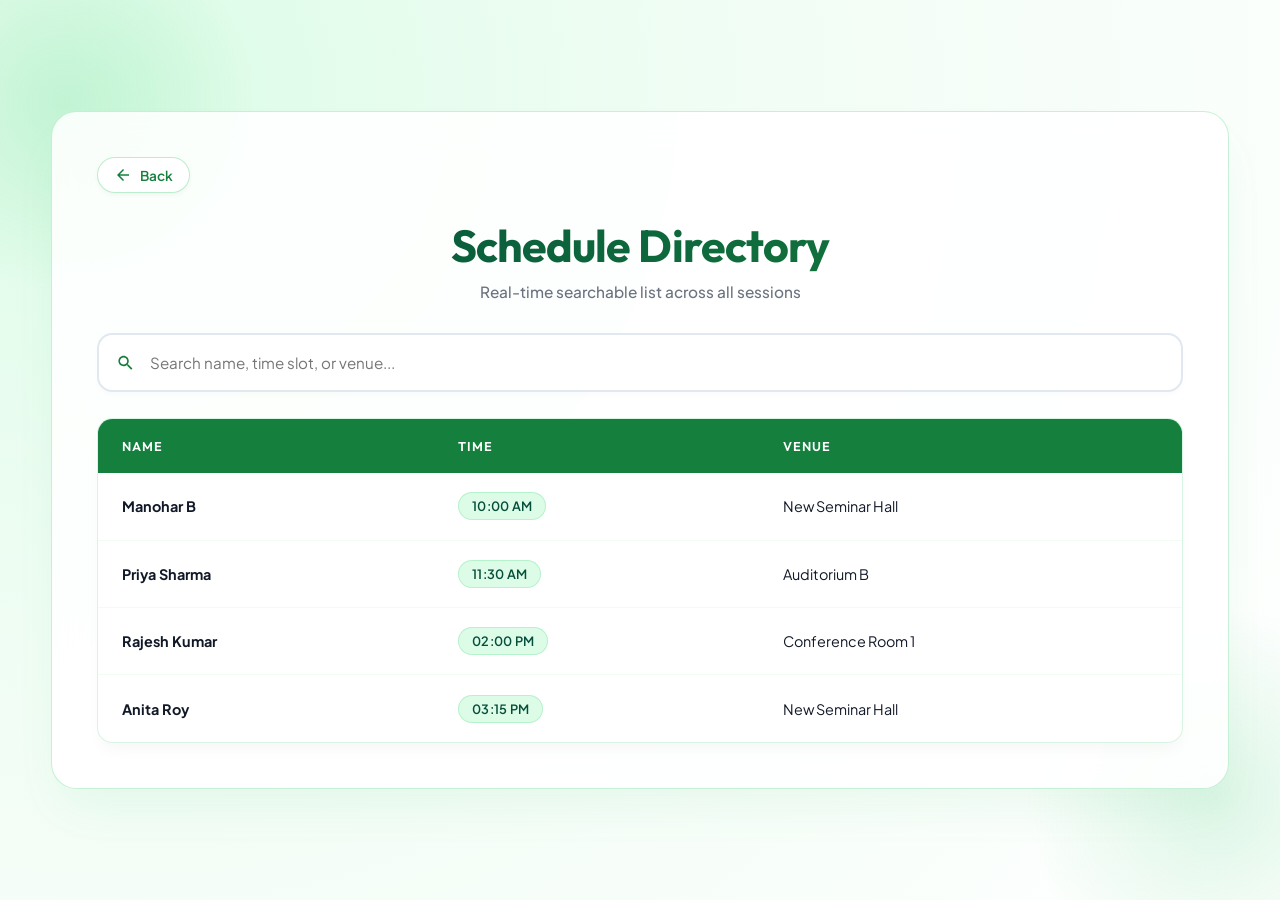
<file: name search.html>
<!DOCTYPE html>
<html lang="en">
<head>
  <meta charset="UTF-8">
  <meta name="viewport" content="width=device-width, initial-scale=1.0">
  <title>Aesthetic Responsive Schedule Directory</title>
  
  <!-- Premium Google Fonts -->
  <link rel="preconnect" href="https://fonts.googleapis.com">
  <link rel="preconnect" href="https://fonts.gstatic.com" crossorigin>
  <link href="https://fonts.googleapis.com/css2?family=Outfit:wght@400;500;600;700&family=Plus+Jakarta+Sans:wght@400;500;600;700&display=swap" rel="stylesheet">

  <style>
    :root {
      --bg-gradient: radial-gradient(circle at 10% 10%, #dcfce7 0%, #f0fdf4 40%, #ffffff 100%);
      --card-bg: rgba(255, 255, 255, 0.88);
      --primary-green: #15803d;
      --accent-green: #22c55e;
      --light-green: #e8f5e9;
      --dark-green: #064e3b;
      --text-main: #111827;
      --text-muted: #6b7280;
      --shadow-color: rgba(22, 163, 74, 0.08);
      --glow-color: rgba(34, 197, 94, 0.25);
    }

    * {
      box-sizing: border-box;
      margin: 0;
      padding: 0;
      font-family: 'Plus Jakarta Sans', sans-serif;
    }

    body {
      min-height: 100vh;
      background: var(--bg-gradient);
      background-attachment: fixed;
      display: flex;
      justify-content: center;
      align-items: center;
      padding: clamp(1rem, 4vw, 4rem);
      color: var(--text-main);
      overflow-x: hidden;
    }

    /* Animated Ambient Background Blobs */
    body::before, body::after {
      content: '';
      position: fixed;
      width: clamp(250px, 30vw, 500px);
      height: clamp(250px, 30vw, 500px);
      border-radius: 50%;
      background: radial-gradient(circle, rgba(34, 197, 94, 0.15) 0%, rgba(220, 252, 231, 0) 70%);
      z-index: -1;
      animation: floatBlob 12s infinite alternate ease-in-out;
    }

    body::before {
      top: -10%;
      left: -10%;
    }

    body::after {
      bottom: -10%;
      right: -10%;
      animation-delay: -6s;
    }

    /* Main Container with Glassmorphism */
    .container {
      position: relative;
      width: 100%;
      max-width: 1200px;
      background: var(--card-bg);
      backdrop-filter: blur(16px);
      -webkit-backdrop-filter: blur(16px);
      border: 1px solid rgba(34, 197, 94, 0.25);
      border-radius: clamp(16px, 2vw, 28px);
      padding: clamp(1.25rem, 3.5vw, 3.5rem);
      box-shadow: 0 25px 50px -12px var(--shadow-color);
      animation: containerEntrance 0.8s cubic-bezier(0.16, 1, 0.3, 1) forwards;
    }

    /* Top Navigation / Back Button */
    .top-nav {
      display: flex;
      align-items: center;
      margin-bottom: clamp(1rem, 2vw, 1.5rem);
    }

    .back-btn {
      display: inline-flex;
      align-items: center;
      gap: 8px;
      padding: 8px 16px;
      background-color: #ffffff;
      color: var(--primary-green);
      border: 1px solid rgba(34, 197, 94, 0.3);
      border-radius: 30px;
      font-size: clamp(0.85rem, 1vw, 1rem);
      font-weight: 600;
      cursor: pointer;
      text-decoration: none;
      transition: all 0.3s cubic-bezier(0.34, 1.56, 0.64, 1);
      box-shadow: 0 2px 5px rgba(0, 0, 0, 0.04);
    }

    .back-btn svg {
      width: 18px;
      height: 18px;
      fill: currentColor;
      transition: transform 0.3s cubic-bezier(0.34, 1.56, 0.64, 1);
    }

    .back-btn:hover {
      background-color: var(--primary-green);
      color: #ffffff;
      border-color: var(--primary-green);
      box-shadow: 0 8px 20px var(--glow-color);
      transform: translateX(-4px) scale(1.03);
    }

    .back-btn:hover svg {
      transform: translateX(-4px);
    }

    .back-btn:active {
      transform: translateX(-2px) scale(0.97);
    }

    /* Header Section */
    .header {
      margin-bottom: clamp(1.5rem, 2.5vw, 2.5rem);
      text-align: center;
      animation: fadeInDown 0.8s ease-out 0.15s backwards;
    }

    .header h2 {
      font-family: 'Outfit', sans-serif;
      color: var(--dark-green);
      font-size: clamp(1.6rem, 3.5vw, 2.8rem);
      font-weight: 700;
      letter-spacing: -0.02em;
      margin-bottom: 0.5rem;
      background: linear-gradient(135deg, var(--dark-green), var(--primary-green));
      -webkit-background-clip: text;
      -webkit-text-fill-color: transparent;
    }

    .header p {
      color: var(--text-muted);
      font-size: clamp(0.9rem, 1.2vw, 1.15rem);
      font-weight: 500;
    }

    /* Interactive Search Field */
    .search-wrapper {
      position: relative;
      margin-bottom: clamp(1.2rem, 2vw, 2rem);
      animation: fadeInDown 0.8s ease-out 0.3s backwards;
    }

    .search-box {
      width: 100%;
      padding: clamp(12px, 1.5vw, 18px) clamp(16px, 2vw, 24px) clamp(12px, 1.5vw, 18px) clamp(44px, 4vw, 56px);
      font-size: clamp(0.95rem, 1.1vw, 1.2rem);
      color: var(--text-main);
      background: #ffffff;
      border: 2px solid #e2e8f0;
      border-radius: clamp(10px, 1.2vw, 16px);
      outline: none;
      transition: all 0.3s cubic-bezier(0.16, 1, 0.3, 1);
      box-shadow: 0 4px 6px -1px rgba(0, 0, 0, 0.02);
    }

    .search-box:focus {
      border-color: var(--accent-green);
      box-shadow: 0 0 0 5px var(--glow-color), 0 10px 20px -5px var(--shadow-color);
      transform: translateY(-2px);
    }

    .search-icon {
      position: absolute;
      left: clamp(14px, 1.5vw, 20px);
      top: 50%;
      transform: translateY(-50%);
      width: clamp(18px, 1.5vw, 24px);
      height: clamp(18px, 1.5vw, 24px);
      fill: var(--primary-green);
      pointer-events: none;
      transition: transform 0.3s ease;
    }

    .search-box:focus + .search-icon {
      transform: translateY(-50%) scale(1.2) rotate(-8deg);
    }

    /* Desktop & TV Table Design */
    .table-container {
      border-radius: clamp(10px, 1.2vw, 16px);
      overflow: hidden;
      border: 1px solid rgba(34, 197, 94, 0.18);
      background: #ffffff;
      box-shadow: 0 10px 15px -3px rgba(0, 0, 0, 0.03);
      animation: fadeInUp 0.8s ease-out 0.4s backwards;
    }

    table {
      width: 100%;
      border-collapse: collapse;
      text-align: left;
    }

    th {
      font-family: 'Outfit', sans-serif;
      background-color: var(--primary-green);
      color: #ffffff;
      padding: clamp(14px, 1.5vw, 20px) clamp(16px, 2vw, 24px);
      font-size: clamp(0.8rem, 1vw, 1rem);
      font-weight: 600;
      text-transform: uppercase;
      letter-spacing: 0.08em;
    }

    td {
      padding: clamp(14px, 1.5vw, 20px) clamp(16px, 2vw, 24px);
      border-bottom: 1px solid #f0fdf4;
      font-size: clamp(0.9rem, 1.1vw, 1.1rem);
      color: var(--text-main);
      transition: all 0.25s cubic-bezier(0.16, 1, 0.3, 1);
    }

    tbody tr {
      transition: all 0.3s cubic-bezier(0.16, 1, 0.3, 1);
    }

    tbody tr:hover {
      background-color: var(--light-green);
      transform: scale(1.008);
      box-shadow: 0 4px 12px rgba(22, 163, 74, 0.08);
    }

    tbody tr:last-child td {
      border-bottom: none;
    }

    /* Badge Design */
    .time-badge {
      display: inline-block;
      padding: 6px 14px;
      background-color: #dcfce7;
      color: var(--dark-green);
      border-radius: 30px;
      font-size: clamp(0.8rem, 0.95vw, 1rem);
      font-weight: 600;
      letter-spacing: 0.02em;
      box-shadow: inset 0 0 0 1px rgba(34, 197, 94, 0.2);
      transition: transform 0.2s ease, background-color 0.2s ease;
    }

    tbody tr:hover .time-badge {
      transform: scale(1.05);
      background-color: #bbf7d0;
    }

    /* Mobile & Tablet Card Layout Transformation */
    @media (max-width: 640px) {
      .table-container {
        border: none;
        background: transparent;
        box-shadow: none;
      }

      table, thead, tbody, th, td, tr {
        display: block;
      }

      thead {
        display: none;
      }

      tbody tr {
        background: #ffffff;
        border: 1px solid rgba(34, 197, 94, 0.2);
        border-radius: 14px;
        margin-bottom: 1rem;
        padding: 1.2rem;
        box-shadow: 0 4px 12px var(--shadow-color);
      }

      tbody tr:hover {
        transform: translateY(-2px) scale(1.01);
      }

      td {
        display: flex;
        justify-content: space-between;
        align-items: center;
        padding: 8px 0;
        border-bottom: 1px dashed #e2e8f0;
      }

      td:last-child {
        border-bottom: none;
      }

      td::before {
        content: attr(data-label);
        font-family: 'Outfit', sans-serif;
        font-weight: 600;
        font-size: 0.85rem;
        text-transform: uppercase;
        color: var(--primary-green);
      }
    }

    /* TV & Large Display Optimization */
    @media (min-width: 1800px) {
      .container {
        max-width: 1600px;
      }
    }

    /* Custom Row Entrance Animation */
    .fade-in {
      animation: rowEntrance 0.45s cubic-bezier(0.16, 1, 0.3, 1) forwards;
    }

    .hidden {
      display: none !important;
    }

    .no-result {
      padding: clamp(2rem, 4vw, 4rem);
      text-align: center;
      color: var(--text-muted);
      background: #ffffff;
      border-radius: 12px;
      animation: fadeIn 0.3s ease-out;
    }

    .no-result p {
      font-size: clamp(1rem, 1.3vw, 1.3rem);
    }

    /* Keyframe Animations */
    @keyframes containerEntrance {
      from {
        opacity: 0;
        transform: translateY(35px) scale(0.96);
      }
      to {
        opacity: 1;
        transform: translateY(0) scale(1);
      }
    }

    @keyframes fadeInDown {
      from {
        opacity: 0;
        transform: translateY(-15px);
      }
      to {
        opacity: 1;
        transform: translateY(0);
      }
    }

    @keyframes fadeInUp {
      from {
        opacity: 0;
        transform: translateY(15px);
      }
      to {
        opacity: 1;
        transform: translateY(0);
      }
    }

    @keyframes rowEntrance {
      from {
        opacity: 0;
        transform: translateY(16px) scale(0.98);
      }
      to {
        opacity: 1;
        transform: translateY(0) scale(1);
      }
    }

    @keyframes floatBlob {
      0% {
        transform: translate(0, 0) scale(1);
      }
      100% {
        transform: translate(30px, 40px) scale(1.1);
      }
    }
  </style>
</head>
<body>

  <div class="container">
    <!-- Top Left Back Button -->
    <div class="top-nav">
      <button class="back-btn" onclick="history.back()">
        <svg viewBox="0 0 24 24">
          <path d="M20 11H7.83l5.59-5.59L12 4l-8 8 8 8 1.41-1.41L7.83 13H20v-2z"/>
        </svg>
        <span>Back</span>
      </button>
    </div>

    <div class="header">
      <h2>Schedule Directory</h2>
      <p>Real-time searchable list across all sessions</p>
    </div>
    
    <div class="search-wrapper">
      <input 
        type="text" 
        id="searchInput" 
        class="search-box" 
        placeholder="Search name, time slot, or venue..." 
        oninput="filterTable()"
      >
      <svg class="search-icon" viewBox="0 0 24 24">
        <path d="M15.5 14h-.79l-.28-.27C15.41 12.59 16 11.11 16 9.5 16 5.91 13.09 3 9.5 3S3 5.91 3 9.5 5.91 16 9.5 16c1.61 0 3.09-.59 4.23-1.57l.27.28v.79l5 4.99L20.49 19l-4.99-5zm-6 0C7.01 14 5 11.99 5 9.5S7.01 5 9.5 5 14 7.01 14 9.5 11.99 14 9.5 14z"/>
      </svg>
    </div>

    <div class="table-container">
      <table id="scheduleTable">
        <thead>
          <tr>
            <th>Name</th>
            <th>Time</th>
            <th>Venue</th>
          </tr>
        </thead>
        <tbody>
          <tr class="fade-in" style="animation-delay: 0.05s;">
            <td data-label="Name"><strong>Manohar B</strong></td>
            <td data-label="Time"><span class="time-badge">10:00 AM</span></td>
            <td data-label="Venue">New Seminar Hall</td>
          </tr>
          <tr class="fade-in" style="animation-delay: 0.1s;">
            <td data-label="Name"><strong>Priya Sharma</strong></td>
            <td data-label="Time"><span class="time-badge">11:30 AM</span></td>
            <td data-label="Venue">Auditorium B</td>
          </tr>
          <tr class="fade-in" style="animation-delay: 0.15s;">
            <td data-label="Name"><strong>Rajesh Kumar</strong></td>
            <td data-label="Time"><span class="time-badge">02:00 PM</span></td>
            <td data-label="Venue">Conference Room 1</td>
          </tr>
          <tr class="fade-in" style="animation-delay: 0.2s;">
            <td data-label="Name"><strong>Anita Roy</strong></td>
            <td data-label="Time"><span class="time-badge">03:15 PM</span></td>
            <td data-label="Venue">New Seminar Hall</td>
          </tr>
        </tbody>
      </table>

      <div id="noMatchMessage" class="no-result hidden">
        <p><strong>No matching records found</strong></p>
        <p style="font-size: 0.9rem; margin-top: 4px;">Try searching for another name, time, or hall.</p>
      </div>
    </div>
  </div>

  <script>
    function filterTable() {
      const filter = document.getElementById('searchInput').value.toLowerCase().trim();
      const rows = document.querySelectorAll('#scheduleTable tbody tr');
      const noResultMsg = document.getElementById('noMatchMessage');
      
      let visibleCount = 0;

      rows.forEach((row, index) => {
        const text = row.textContent.toLowerCase();

        if (text.includes(filter)) {
          row.classList.remove('hidden');
          row.classList.remove('fade-in');
          row.style.animationDelay = `${index * 0.05}s`;
          void row.offsetWidth; // Force CSS repaint for trigger animation
          row.classList.add('fade-in');
          visibleCount++;
        } else {
          row.classList.add('hidden');
        }
      });

      if (visibleCount === 0) {
        noResultMsg.classList.remove('hidden');
      } else {
        noResultMsg.classList.add('hidden');
      }
    }
  </script>

</body>
</html>
</file>
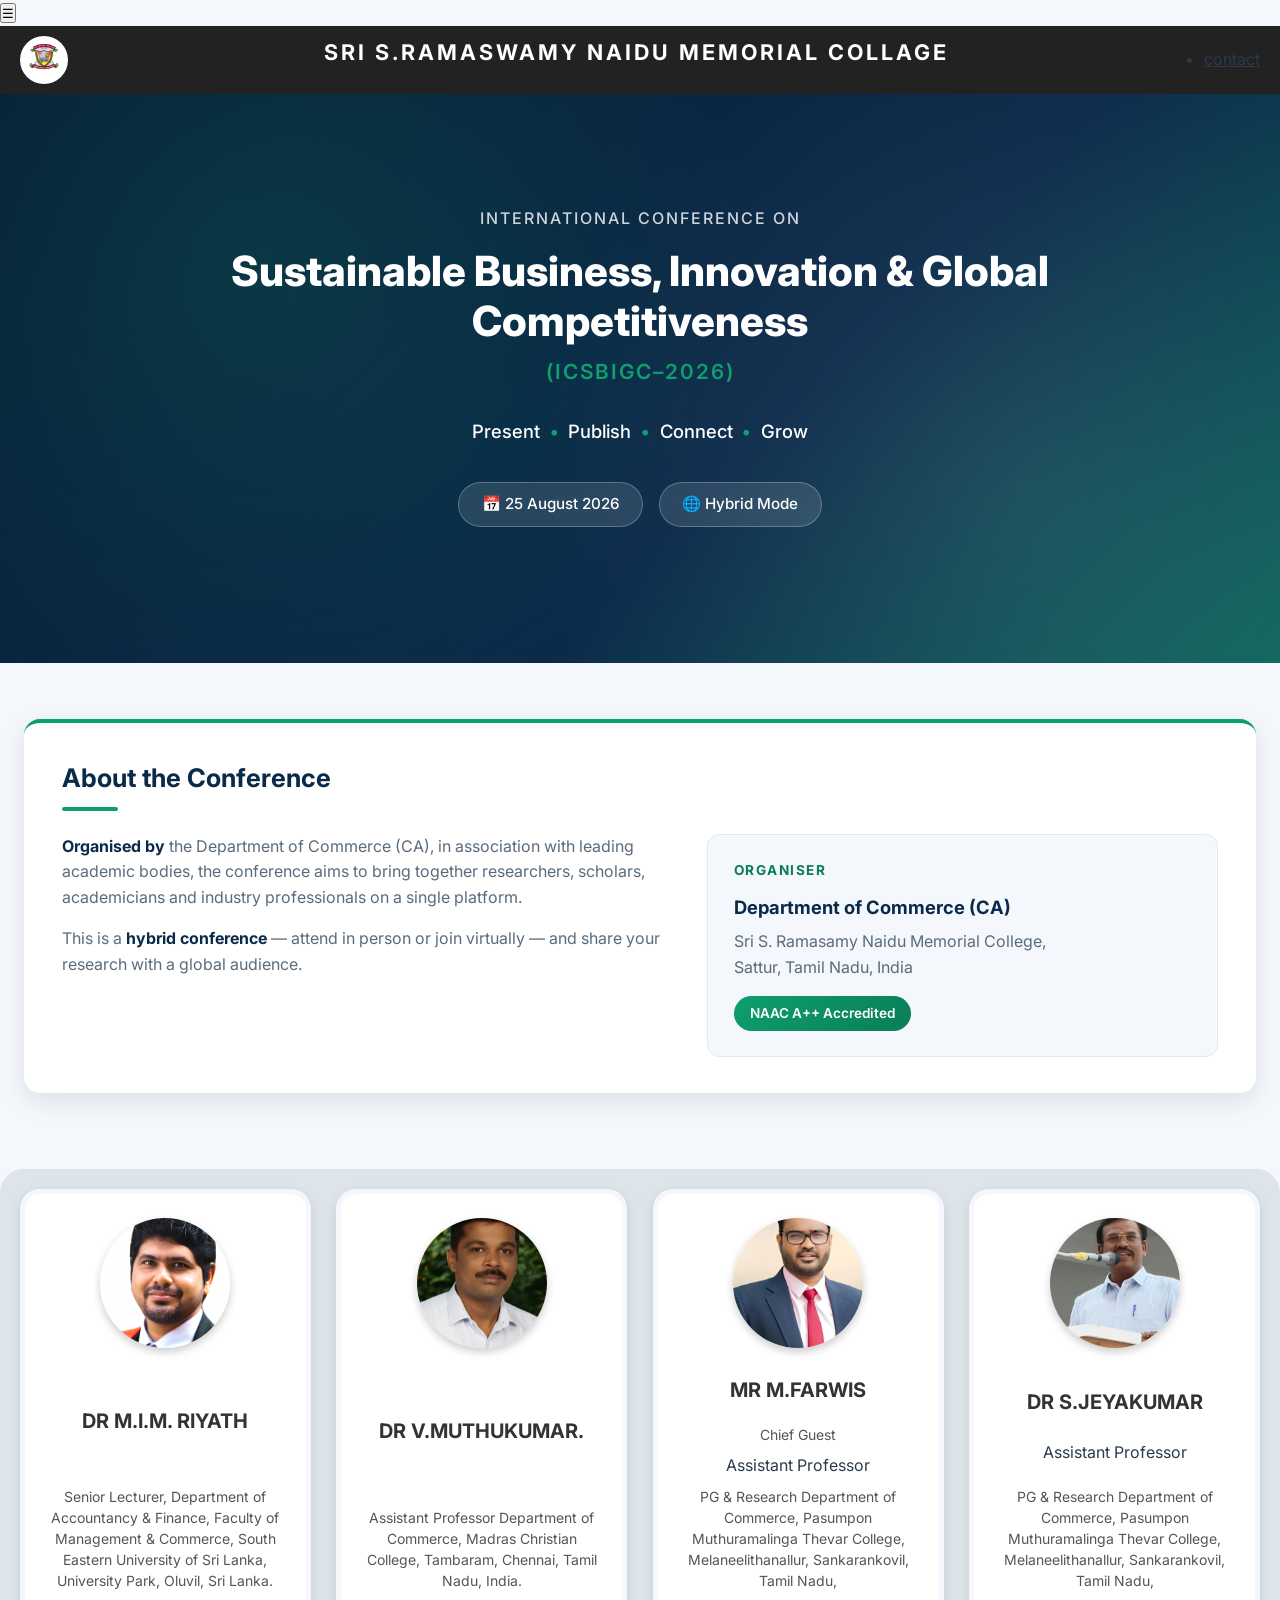
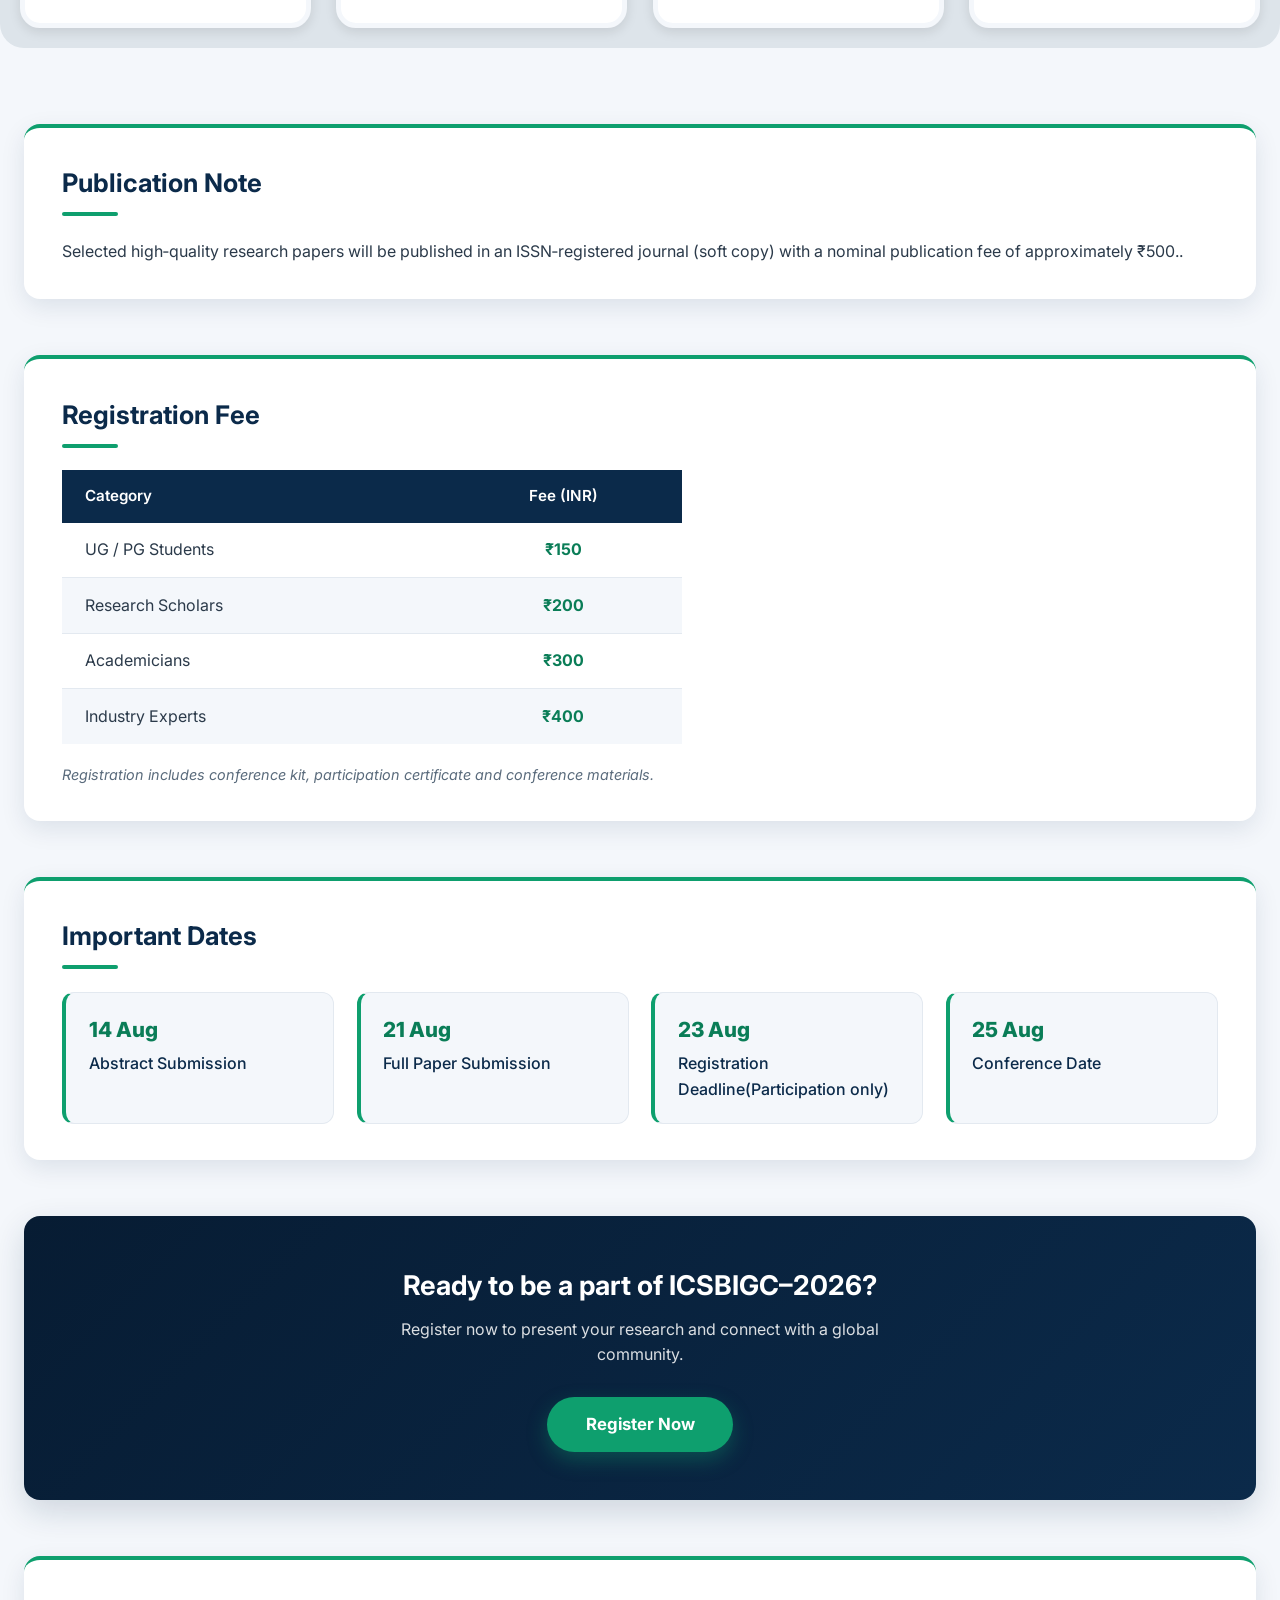
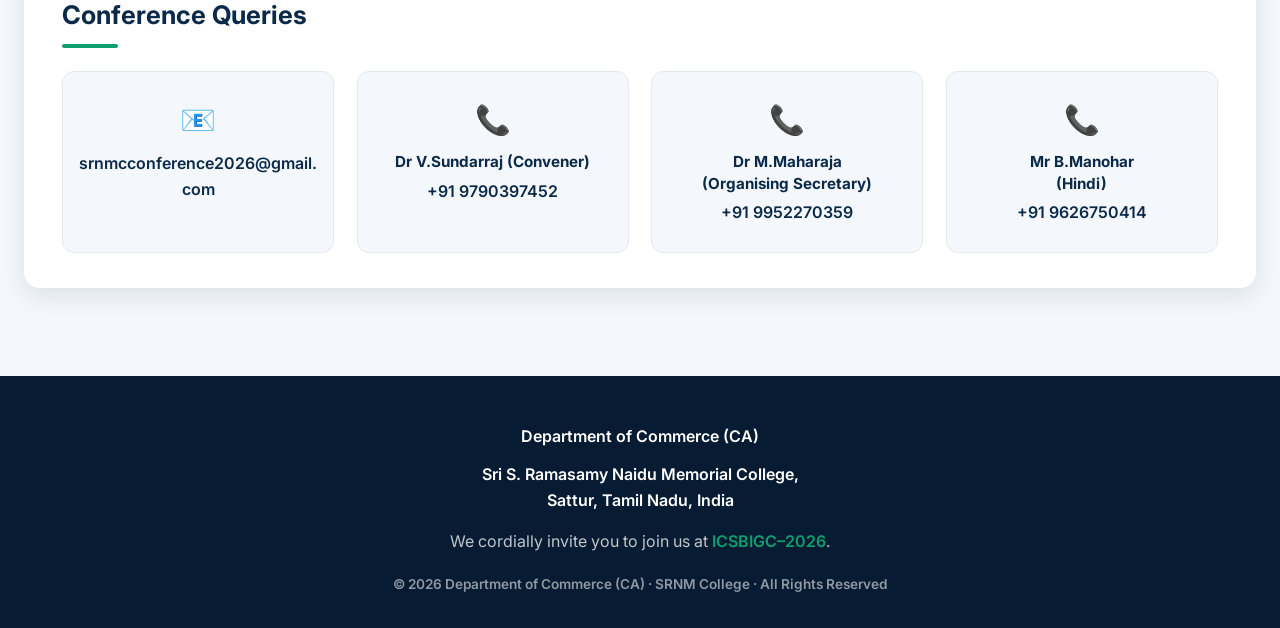
<file: registration.html>
<!DOCTYPE html>
<html lang="en">
<head>
    <meta charset="UTF-8">
    <meta name="viewport" content="width=device-width, initial-scale=1.0">
    <meta name="description" content="International Conference on Sustainable Business, Innovation & Global Competitiveness (ICSBIGC–2026)">
    <title>ICSBIGC–2026 | International Conference on Sustainable Business, Innovation & Global Competitiveness</title>
    <link rel="preconnect" href="https://fonts.googleapis.com">
    <link rel="preconnect" href="https://fonts.gstatic.com" crossorigin>
    <link href="https://fonts.googleapis.com/css2?family=Inter:wght@300;400;500;600;700;800&display=swap" rel="stylesheet">
    <link rel="stylesheet" href="styles.css">
    <style>
        /* ============================================================
   ICSBIGC-2026 | Optimized Responsive Stylesheet
   Fully adapted for all screen sizes (mobile, tablet, laptop, desktop)
   Save as a NEW file so the original styles.css is untouched.
   ============================================================ */

/* ===== RESET & BASE ===== */
* {
    margin: 0;
    padding: 0;
    box-sizing: border-box;
}

:root {
    --navy: #0b2a4a;
    --navy-dark: #071c33;
    --emerald: #0e9f6e;
    --emerald-dark: #0a7d57;
    --text: #2b3a4a;
    --muted: #5a6b7c;
    --bg: #f4f7fb;
    --white: #ffffff;
    --border: #e3e9f0;
    --shadow: 0 8px 24px rgba(11, 42, 74, 0.10);
    --shadow-lg: 0 12px 32px rgba(11, 42, 74, 0.16);
    --radius: 16px;
}

html {
    scroll-behavior: smooth;
    -webkit-text-size-adjust: 100%;
}

body {
    font-family: 'Inter', Arial, sans-serif;
    color: var(--text);
    background-color: var(--bg);
    line-height: 1.6;
    -webkit-font-smoothing: antialiased;
    overflow-x: hidden;
}

img {
    max-width: 100%;
    height: auto;
    display: block;
}

.container {
    width: 100%;
    max-width: 1700px;
    margin: 0 auto;
    padding: 0 24px;
}

/* ===== NAVBAR ===== */
.navbar {
    display: flex;
    align-items: center;
    justify-content: space-between;
    flex-wrap: wrap;
    background-color: #222;
    padding: 10px 20px;
    gap: 10px;
}

.logo,
.logo2 {
    width: 100px;
    height: 100px;
    object-fit: cover;
    border-radius: 50%;
    flex-shrink: 0;
    transition: transform 0.3s ease;
}

.logo:hover,
.logo2:hover {
    transform: scale(1.1);
}

.conference-name {
    flex: 1;
    text-align: center;
    font-size: 22px;
    font-weight: bold;
    color: #fff;
    margin: 0;
    min-width: 160px;
}

.marquee {
    flex-basis: 100%;
    overflow: hidden;
    white-space: nowrap;
    margin-top: 10px;
    border-top: 1px solid rgba(255, 255, 255, 0.15);
    padding-top: 6px;
}

.marquee-content {
    display: inline-block;
    animation: marquee 15s linear infinite;
}

.marquee-content span {
    display: inline-block;
    padding-right: 50px;
    color: #ffd700;
    font-size: 16px;
}

@keyframes marquee {
    0%   { transform: translateX(0); }
    100% { transform: translateX(-50%); }
}

/* ===== HERO ===== */
.hero {
    position: relative;
    background: linear-gradient(135deg, var(--navy-dark) 0%, var(--navy) 60%, var(--emerald) 140%);
    color: var(--white);
    text-align: center;
    padding: 7rem 0 6rem;
    overflow: hidden;
}

.hero-overlay {
    position: absolute;
    inset: 0;
    background-image: radial-gradient(circle at 20% 30%, rgba(14, 159, 110, 0.18), transparent 45%),
                      radial-gradient(circle at 80% 70%, rgba(255, 255, 255, 0.08), transparent 45%);
    pointer-events: none;
}

.hero-content {
    position: relative;
    z-index: 1;
}

.conference-name {
    font-size: 1rem;
    font-weight: 500;
    letter-spacing: 3px;
    text-transform: uppercase;
    color: rgba(255, 255, 255, 0.8);
    margin-bottom: 1rem;
}

.hero-title {
    font-size: 2.6rem;
    font-weight: 800;
    line-height: 1.2;
    margin: 0 auto 0.5rem;
    max-width: 900px;
}

.hero-acronym {
    font-size: 1.3rem;
    font-weight: 600;
    color: var(--emerald);
    letter-spacing: 2px;
    margin-bottom: 1.8rem;
}

.tagline {
    display: flex;
    flex-wrap: wrap;
    justify-content: center;
    gap: 0.2rem 0.6rem;
    font-size: 1.15rem;
    font-weight: 500;
    margin-bottom: 2.2rem;
}

.tagline .dot {
    color: var(--emerald);
    font-weight: 700;
}

.hero-meta {
    display: flex;
    flex-wrap: wrap;
    justify-content: center;
    gap: 1rem;
}

.badge {
    background: rgba(255, 255, 255, 0.12);
    border: 1px solid rgba(255, 255, 255, 0.25);
    padding: 0.6rem 1.4rem;
    border-radius: 50px;
    font-size: 0.95rem;
    font-weight: 500;
    backdrop-filter: blur(4px);
}

/* ===== BUTTONS ===== */
.btn-register {
    display: inline-block;
    background: var(--emerald);
    color: var(--white);
    font-weight: 700;
    font-size: 1.05rem;
    text-decoration: none;
    padding: 0.9rem 2.4rem;
    border-radius: 50px;
    box-shadow: 0 8px 20px rgba(14, 159, 110, 0.35);
    transition: transform 0.2s ease, box-shadow 0.2s ease, background 0.2s ease;
    cursor: pointer;
    border: none;
}

.btn-register:hover {
    background: var(--emerald-dark);
    transform: translateY(-2px) scale(1.02);
    box-shadow: 0 12px 26px rgba(14, 159, 110, 0.45);
}

/* ===== SECTIONS & CARDS ===== */
.section {
    padding: 3.5rem 0;
}

.section + .section {
    padding-top: 0;
}

.card {
    background: var(--white);
    border-radius: var(--radius);
    box-shadow: var(--shadow);
    padding: 2.2rem 2.4rem;
    border-top: 4px solid var(--emerald);
}

.card-header {
    margin-bottom: 1.4rem;
}

.card-header h2 {
    font-size: 1.6rem;
    font-weight: 700;
    color: var(--navy);
}

.underline {
    width: 56px;
    height: 4px;
    background: var(--emerald);
    border-radius: 4px;
    margin-top: 0.5rem;
}

/* ===== ABOUT ===== */
.about-grid {
    display: grid;
    grid-template-columns: 1.2fr 1fr;
    gap: 2rem;
    align-items: start;
}

.about-text p {
    margin-bottom: 1rem;
    color: var(--muted);
}

.about-text strong,
.organisers strong {
    color: var(--navy);
}

.organisers {
    background: var(--bg);
    border: 1px solid var(--border);
    border-radius: 12px;
    padding: 1.6rem;
}

.organisers h3 {
    color: var(--emerald-dark);
    font-size: 0.85rem;
    letter-spacing: 1.5px;
    text-transform: uppercase;
    margin-bottom: 0.7rem;
}

.org-name {
    font-size: 1.15rem;
    font-weight: 700;
    color: var(--navy);
    margin-bottom: 0.4rem;
}

.org-college,
.org-city {
    color: var(--muted);
}

.accreditation {
    display: inline-block;
    margin-top: 1rem;
    background: linear-gradient(135deg, var(--emerald), var(--emerald-dark));
    color: var(--white);
    font-weight: 600;
    font-size: 0.85rem;
    padding: 0.4rem 1rem;
    border-radius: 50px;
}

/* ===== CHIEF GUESTS ===== */
.chief {
    display: grid;
    grid-template-columns: repeat(auto-fit, minmax(280px, 1fr));
    gap: 1.6rem;
    padding: 20px;
    max-width: 1700px;
    margin: 20px auto;
}

.guest {
    background: var(--white);
    border: 5px solid var(--bg);
    border-radius: 20px;
    padding: 1.5rem;
    text-align: center;
    box-shadow: 0 4px 12px rgba(0, 0, 0, 0.1);
    transition: transform 0.3s ease, box-shadow 0.3s ease, background 0.3s ease, color 0.3s ease;
    display: flex;
    flex-direction: column;
    align-items: center;
}

.guest:hover {
    background-color: var(--emerald);
    color: #ffffff;
    transform: scale(1.03);
    box-shadow: 0 0 20px rgba(0, 255, 255, 0.4);
}

.guest:hover p,
.guest:hover h3 {
    color: #ffffff;
}

.guest h3 {
    font-size: 20px;
    font-weight: bold;
    margin: 10px 0;
    color: #333;
    text-transform: uppercase;
}

.guest p {
    font-size: 14px;
    line-height: 1.5;
    color: #555;
    margin: 8px 0;
}

.guest-image {
    width: 200px;
    height: 200px;
    object-fit: cover;
    border-radius: 50%;
    margin-bottom: 15px;
    box-shadow: 0 4px 8px rgba(0, 0, 0, 0.2);
}

.guest-button a button {
    background: linear-gradient(135deg, #4caf50, #2e7d32);
    color: #fff;
    font-size: 14px;
    font-weight: bold;
    padding: 10px 20px;
    border: none;
    border-radius: 25px;
    cursor: pointer;
    transition: all 0.3s ease;
    position: relative;
    overflow: hidden;
}

.guest-button a button:hover {
    background: linear-gradient(135deg, #66bb6a, #388e3c);
    transform: scale(1.05);
    box-shadow: 0 6px 14px rgba(0, 0, 0, 0.3);
}

.guest-button a button::after {
    content: "";
    position: absolute;
    background: rgba(255, 255, 255, 0.4);
    border-radius: 50%;
    width: 100px;
    height: 100px;
    top: 50%;
    left: 50%;
    transform: translate(-50%, -50%) scale(0);
    opacity: 0;
    transition: transform 0.5s ease, opacity 0.8s ease;
}

.guest-button a button:hover::after {
    transform: translate(-50%, -50%) scale(2);
    opacity: 1;
}

/* ===== FEE TABLE ===== */
.fee-table-wrap {
    overflow-x: auto;
}

.fee-table {
    width: 100%;
    border-collapse: collapse;
    max-width: 620px;
}

.fee-table thead th {
    background: var(--navy);
    color: var(--white);
    text-align: left;
    padding: 0.9rem 1.4rem;
    font-weight: 600;
    font-size: 0.95rem;
}

.fee-table thead th:last-child {
    text-align: center;
}

.fee-table tbody td {
    padding: 0.9rem 1.4rem;
    border-bottom: 1px solid var(--border);
}

.fee-table tbody td:last-child {
    text-align: center;
    font-weight: 700;
    color: var(--emerald-dark);
}

.fee-table tbody tr:nth-child(even) {
    background: var(--bg);
}

.fee-table tbody tr:last-child td {
    border-bottom: none;
}

.note {
    margin-top: 1.2rem;
    font-size: 0.9rem;
    color: var(--muted);
    font-style: italic;
}

/* ===== TIMELINE ===== */
.timeline {
    display: grid;
    grid-template-columns: repeat(auto-fit, minmax(220px, 1fr));
    gap: 1.4rem;
}

.timeline-item {
    background: var(--bg);
    border: 1px solid var(--border);
    border-left: 4px solid var(--emerald);
    border-radius: 12px;
    padding: 1.3rem 1.4rem;
}

.tl-date {
    display: block;
    font-size: 1.3rem;
    font-weight: 800;
    color: var(--emerald-dark);
    margin-bottom: 0.3rem;
}

.tl-label {
    font-weight: 500;
    color: var(--navy);
}

/* ===== CTA ===== */
.cta-section {
    padding-top: 0.5rem;
}

.cta-card {
    background: linear-gradient(135deg, var(--navy-dark), var(--navy));
    color: var(--white);
    text-align: center;
    border-radius: var(--radius);
    box-shadow: var(--shadow-lg);
    padding: 3rem 2rem;
}

.cta-card h2 {
    font-size: 1.7rem;
    margin-bottom: 0.6rem;
}

.cta-card p {
    color: rgba(255, 255, 255, 0.85);
    margin-bottom: 1.8rem;
    max-width: 520px;
    margin-left: auto;
    margin-right: auto;
}

/* ===== CONTACT ===== */
.contact-grid {
    display: grid;
    grid-template-columns: repeat(auto-fit, minmax(220px, 1fr));
    gap: 1.4rem;
}

.contact-item {
    text-align: center;
    background: var(--bg);
    border: 1px solid var(--border);
    border-radius: 12px;
    padding: 1.6rem 1rem;
}

.contact-item h4 {
    color: var(--navy);
    margin-bottom: 0.4rem;
}

.contact-icon {
    font-size: 1.8rem;
    display: block;
    margin-bottom: 0.5rem;
}

.contact-value {
    font-weight: 600;
    color: var(--navy);
    word-break: break-word;
}

/* ===== FOOTER ===== */
.footer {
    background: var(--navy-dark);
    color: rgba(255, 255, 255, 0.75);
    text-align: center;
    padding: 3rem 0 2rem;
    margin-top: 2rem;
}

.footer-org {
    font-weight: 600;
    color: var(--white);
    margin-bottom: 0.8rem;
}

.footer-invite {
    margin-bottom: 1.2rem;
}

.footer-invite strong,
.footer-copy {
    color: var(--emerald);
    font-weight: 600;
}

.footer-copy {
    font-size: 0.85rem;
    margin-top: 1.2rem;
    color: rgba(255, 255, 255, 0.55);
}

/* ============================================================
   RESPONSIVE BREAKPOINTS
   ============================================================ */

/* Tablets & small laptops (768px and below) */
@media (max-width: 768px) {
    .navbar {
        flex-direction: column;
        align-items: center;
        text-align: center;
    }

    .logo,
    .logo2 {
        width: 70px;
        height: 70px;
        margin: 5px 0;
    }

    .conference-name {
        font-size: 18px;
        margin: 10px 0;
    }

    .marquee-content span {
        font-size: 14px;
    }

    .hero {
        padding: 5rem 0 4rem;
    }

    .hero-title {
        font-size: 1.9rem;
    }

    .hero-acronym {
        font-size: 1.1rem;
    }

    .tagline {
        font-size: 1rem;
    }

    .about-grid {
        grid-template-columns: 1fr;
        gap: 1.5rem;
    }

    .card {
        padding: 1.8rem 1.4rem;
    }

    .cta-card h2 {
        font-size: 1.4rem;
    }

    .chief {
        grid-template-columns: repeat(auto-fit, minmax(240px, 1fr));
        padding: 12px;
    }
}

/* Mobile portrait (480px and below) */
@media (max-width: 480px) {
    .container {
        padding: 0 16px;
    }

    .hero {
        padding: 4rem 0 3rem;
    }

    .hero-title {
        font-size: 1.6rem;
    }

    .hero-acronym {
        font-size: 1rem;
    }

    .badge {
        padding: 0.5rem 1rem;
        font-size: 0.85rem;
    }

    .logo,
    .logo2 {
        width: 60px;
        height: 60px;
    }

    .conference-name {
        font-size: 16px;
    }

    .card {
        padding: 1.5rem 1.1rem;
    }

    .card-header h2 {
        font-size: 1.3rem;
    }

    .cta-card {
        padding: 2rem 1.2rem;
    }

    .cta-card h2 {
        font-size: 1.3rem;
    }

    .btn-register {
        padding: 0.8rem 1.8rem;
        font-size: 0.95rem;
    }

    .guest-image {
        width: 150px;
        height: 150px;
    }

    .guest h3 {
        font-size: 17px;
    }

    .guest p {
        font-size: 13px;
    }

    .fee-table thead th,
    .fee-table tbody td {
        padding: 0.7rem 1rem;
    }
}

/* Very large desktop screens (1600px and above) */
@media (min-width: 1600px) {
    .hero-title {
        font-size: 3rem;
    }

    .container,
    .chief {
        max-width: 1800px;
    }
}

/* ===== REDUCED MOTION (accessibility) ===== */
@media (prefers-reduced-motion: reduce) {
    * {
        animation-duration: 0.001ms !important;
        animation-iteration-count: 1 !important;
        transition-duration: 0.001ms !important;
        scroll-behavior: auto !important;
    }
}


    </style>
</head>
<body>
         <div class="nav">
        <div class="fonts">
            <button  onclick="menu.hidden^=1">&#9776;</button>
    <ul class="menu" id="menu" hidden>
      <li><a href="#">🏠 Home</a></li>
      <li><a href="#">ℹ️ About</a></li>
      <li><a href="#">🛠 Services</a></li>
      <li><a href="#">📞 Contact</a></li>
    </ul>
  
       
  
    <div class="navbar">
        <div class="logo">
           <a href="https://srnmcollege.ac.in/"> <img src="collage_logo-removebg-preview.png" alt="Logo"></a>  </div>
           <p class="conference-name">Sri s.ramaswamy naidu memorial collage</p>
        <ul>
            <div class="butt"><li><a href="tel:9626750414">contact </a></li></div>

              
            
     

     
    </ul>
    
    </div>    
</div>


    <!-- HERO SECTION -->
    <header class="hero" id="home">
        <div class="hero-overlay"></div>
        <div class="container hero-content">
            
            <p class="conference-name">International Conference on</p>
            <h1 class="hero-title">Sustainable Business, Innovation &amp; Global Competitiveness</h1>
            <p class="hero-acronym">(ICSBIGC–2026)</p>
            <div class="tagline">
                <span>Present</span>
                <span class="dot">•</span>
                <span>Publish</span>
                <span class="dot">•</span>
                <span>Connect</span>
                <span class="dot">•</span>
                <span>Grow</span>
            </div>
            <div class="hero-meta">
                <span class="badge">📅 25 August 2026</span>
                <span class="badge">🌐 Hybrid Mode</span>
            </div>
        </div>
    </header>

    <!-- ORGANISER / ABOUT -->
    <section class="section" id="about">
        <div class="container">
            <div class="card">
                <div class="card-header">
                    <h2>About the Conference</h2>
                    <div class="underline"></div>
                </div>
                <div class="about-grid">
                    <div class="about-text">
                        <p><strong>Organised by</strong> the Department of Commerce (CA), in association with leading academic bodies, the conference aims to bring together researchers, scholars, academicians and industry professionals on a single platform.</p>
                        <p>This is a <strong>hybrid conference</strong> — attend in person or join virtually — and share your research with a global audience.</p>
                    </div>
                    <div class="organisers">
                        <h3>Organiser</h3>
                        <p class="org-name">Department of Commerce (CA)</p>
                        <p class="org-college">Sri S. Ramasamy Naidu Memorial College,</p>
                        <p class="org-city">Sattur, Tamil Nadu, India</p>
                        <div class="accreditation">NAAC A++ Accredited</div>
                    </div>
                </div>
            </div>
        </div>
    </section>

    <!-- CHIEF GUESTS -->

    <div class="chief">
        <div class="guest">
            <img src="Screenshot 2026-08-09 113142.png" alt="Chief Guest" class="guest-image">
            <h3>Dr M.I.M. RIYATH</h3>


            <p>Senior Lecturer, Department of Accountancy & Finance, Faculty of Management & Commerce, South Eastern University of Sri Lanka, University Park, Oluvil, Sri Lanka.</p>
        </div>
         <div class="guest">
             <img src="Screenshot 2026-08-09 113154.png" alt="Chief Guest" class="guest-image">
            <h3>Dr V.MUTHUKUMAR.</h3>
            <p >

Assistant Professor Department of Commerce, Madras Christian College, Tambaram, Chennai, Tamil Nadu, India.</p>
         </div>
          <div class="guest">
             <img src="Screenshot 2026-08-09 113203.png" alt="Chief Guest" class="guest-image">
            <h3>Mr M.FARWIS</h3>
            <p >Chief Guest</p>

Assistant Professor


            <p >PG & Research Department of Commerce, Pasumpon Muthuramalinga Thevar College, Melaneelithanallur, Sankarankovil, Tamil Nadu,</p>
          </div>

           <div class="guest">
             <img src="Screenshot 2026-08-09 113212.png" alt="Chief Guest" class="guest-image">
            
              <h3>Dr S.JEYAKUMAR</h3>

Assistant Professor


            <p >PG & Research Department of Commerce, Pasumpon Muthuramalinga Thevar College, Melaneelithanallur, Sankarankovil, Tamil Nadu,</p>
          </div>
           </div>
           
    </div>

    <!-- PUBLICATION NOTE -->
    <section class="section" id="publication">
        <div class="container">
            <div class="card">
                <div class="card-header">
                    <h2>Publication Note</h2>
                    <div class="underline"></div>
                </div>
                <p>Selected high‑quality research papers will be published in an ISSN‑registered journal (soft copy) with a nominal publication fee of approximately ₹500..</p>
            </div>
        </div>
    </section>

    <!-- REGISTRATION FEE -->
    <section class="section" id="registration">
        <div class="container">
            <div class="card">
                <div class="card-header">
                    <h2>Registration Fee</h2>
                    <div class="underline"></div>
                </div>
                <div class="fee-table-wrap">
                    <table class="fee-table">
                        <thead>
                            <tr>
                                <th>Category</th>
                                <th>Fee (INR)</th>
                            </tr>
                        </thead>
                        <tbody>
                            <tr>
                                <td>UG / PG Students</td>
                                <td>₹150</td>
                            </tr>
                            <tr>
                                <td>Research Scholars</td>
                                <td>₹200</td>
                            </tr>
                            <tr>
                                <td>Academicians</td>
                                <td>₹300</td>
                            </tr>
                            <tr>
                                <td>Industry Experts</td>
                                <td>₹400</td>
                            </tr>
                        </tbody>
                    </table>
                </div>
                <p class="note">Registration includes conference kit, participation certificate and conference materials.</p>
            </div>
        </div>
    </section>

    <!-- IMPORTANT DATES -->
    <section class="section" id="dates">
        <div class="container">
            <div class="card">
                <div class="card-header">
                    <h2>Important Dates</h2>
                    <div class="underline"></div>
                </div>
                <div class="timeline">
                    <div class="timeline-item">
                        <span class="tl-date">14 Aug</span>
                        <span class="tl-label">Abstract Submission</span>
                    </div>
                    <div class="timeline-item">
                        <span class="tl-date">21 Aug</span>
                        <span class="tl-label">Full Paper Submission</span>
                    </div>
                    <div class="timeline-item">
                        <span class="tl-date">23 Aug</span>
                        <span class="tl-label">Registration Deadline(Participation only)</span>
                    </div>
                    <div class="timeline-item">
                        <span class="tl-date">25 Aug</span>
                        <span class="tl-label">Conference Date</span>
                    </div>
                </div>
            </div>
        </div>
    </section>

    <!-- REGISTER CTA -->
    <section class="section cta-section" id="register">
        <div class="container">
            <div class="cta-card">
                <h2>Ready to be a part of ICSBIGC–2026?</h2>
                <p>Register now to present your research and connect with a global community.</p>
                <a href="https://forms.gle/SjU58Aezp9YNaehK8" target="_blank" rel="noopener" class="btn-register">Register Now</a>
            </div>
        </div>
    </section>

    <!-- CONTACT -->
    <section class="section" id="contact">
        <div class="container">
            <div class="card">
                <div class="card-header">
                    <h2>Conference Queries</h2>
                    <div class="underline"></div>
                </div>
                <div class="contact-grid">
                    <div class="contact-item">
                        <span class="contact-icon">📧</span>
                        <p class="contact-value">srnmcconference2026@gmail.com</p>
                    </div>
                    <div class="contact-item">
                        <span class="contact-icon">📞</span>
                        <h4>Dr V.Sundarraj (Convener) </h4>
                        <p class="contact-value">+91 9790397452</p>
                    </div>
                    <div class="contact-item">
                        <span class="contact-icon">📞</span>
                        <h4>Dr M.Maharaja<br> (Organising Secretary) </h4>
                        <p class="contact-value">+91 9952270359</p>
                    </div>
                     <div class="contact-item">
                        <span class="contact-icon">📞</span>
                        <h4>Mr B.Manohar<br>(Hindi)  </h4>
                        <p class="contact-value">+91 9626750414</p>
                    </div>
                </div>
            </div>
        </div>
    </section>
   

    <!-- FOOTER -->
    <footer class="footer">
        <div class="container footer-inner">
             <p class="footer-org">Department of Commerce (CA)</p>
            <p class="footer-org">Sri S. Ramasamy Naidu Memorial College,<br>Sattur, Tamil Nadu, India</p>
            <p class="footer-invite">We cordially invite you to join us at <strong>ICSBIGC–2026</strong>.</p>
            <p class="footer-copy">© 2026 Department of Commerce (CA) · SRNM College · All Rights Reserved</p>
        </div>
    </footer>

</body>
</html>
</file>
<file: styles.css>
/* =========================================================
   ICSBIGC–2026 · Responsive Stylesheet
   Breakpoints:
     < 576px   : mobile
     576–767px : large mobile / small tablet
     768–991px : tablet
     992–1199px: laptop
     1200–1599px: desktop
     >= 1600px : large TV / projector displays
   ========================================================= */

/* ===== RESET & BASE ===== */
*,
*::before,
*::after {
    margin: 0;
    padding: 0;
    box-sizing: border-box;
}

:root {
    --navy: #0b2a4a;
    --navy-dark: #071c33;
    --emerald: #0e9f6e;
    --emerald-dark: #0a7d57;
    --gold: #f8cc08;
    --text: #2b3a4a;
    --muted: #5a6b7c;
    --bg: #f4f7fb;
    --white: #ffffff;
    --border: #e3e9f0;
    --shadow: 0 8px 24px rgba(11, 42, 74, 0.10);
    --shadow-lg: 0 12px 32px rgba(11, 42, 74, 0.16);
    --radius: 16px;
    --radius-sm: 10px;
    --transition: 0.25s ease;
    --container-max: 1600px;
}

html {
    scroll-behavior: smooth;
}

body {
    font-family: 'Inter', Arial, sans-serif;
    color: var(--text);
    background-color: var(--bg);
    line-height: 1.6;
    -webkit-font-smoothing: antialiased;
    overflow-x: hidden;
}

img {
    max-width: 100%;
    display: block;
}

a {
    color: inherit;
}

button {
    font-family: inherit;
}

.container {
    width: 100%;
    max-width: var(--container-max);
    margin: 0 auto;
    padding: 0 20px;
}

/* ===== NAVBAR ===== */
.navbar {
    display: flex;
    flex-wrap: wrap;
    align-items: center;
    gap: 0.75rem 1.25rem;
    background-color: #222;
    padding: 0.7rem 1.25rem;
}

.navbar .logo,
.navbar .logo2 {
    width: 48px;
    height: 48px;
    object-fit: contain;
    border-radius: 50%;
    background: var(--white);
    padding: 3px;
    flex-shrink: 0;
    transition: transform var(--transition);
}

.navbar .logo:hover,
.navbar .logo2:hover {
    transform: scale(1.08);
}

.navbar .conference-name {
    flex: 1 1 220px;
    text-align: center;
    font-size: clamp(0.95rem, 2.4vw, 1.35rem);
    font-weight: 700;
    color: var(--white);
    line-height: 1.3;
    min-width: 0;
}

.marquee {
  flex-basis: 100%;
  overflow: hidden;
  white-space: nowrap;
  border-top: 1px solid rgba(255, 255, 255, 0.12);
  padding-top: 0.5rem;
  position: relative;
}

.marquee-content {
  display: inline-flex; /* keep spans side by side */
  animation: marquee 15s linear infinite;
}

.marquee-content span {
  display: inline-block;
  padding-right: 50px;
  color: var(--gold);
  font-size: clamp(0.8rem, 1.6vw, 1.05rem);
}

/* Continuous scroll */
@keyframes marquee {
  0%   { transform: translateX(0); }
  100% { transform: translateX(-100%); }
}

/* ===== HERO ===== */
.hero {
    position: relative;
    background: linear-gradient(135deg, var(--navy-dark) 0%, var(--navy) 60%, var(--emerald) 140%);
    color: var(--white);
    text-align: center;
    padding: clamp(3rem, 8vw, 7rem) 0 clamp(2.5rem, 6vw, 6rem);
    overflow: hidden;
}

.hero-overlay {
    position: absolute;
    inset: 0;
    background-image: radial-gradient(circle at 20% 30%, rgba(14, 159, 110, 0.18), transparent 45%),
                      radial-gradient(circle at 80% 70%, rgba(255, 255, 255, 0.08), transparent 45%);
    pointer-events: none;
}

.hero-content {
    position: relative;
    z-index: 1;
}

.hero-content .conference-name {
    font-size: clamp(0.8rem, 1.6vw, 1rem);
    font-weight: 500;
    letter-spacing: 2px;
    text-transform: uppercase;
    color: rgba(255, 255, 255, 0.8);
    margin-bottom: 1rem;
}

.hero-content > i {
    display: inline-block;
    font-size: clamp(0.85rem, 1.8vw, 1rem);
    color: rgba(255, 255, 255, 0.75);
    margin-bottom: 0.6rem;
}

.hero-title {
    font-size: clamp(1.5rem, 4.5vw, 2.6rem);
    font-weight: 800;
    line-height: 1.25;
    margin: 0 auto 0.6rem;
    max-width: 900px;
    word-wrap: break-word;
}

.hero-acronym {
    font-size: clamp(1rem, 2.2vw, 1.3rem);
    font-weight: 600;
    color: var(--emerald);
    letter-spacing: 2px;
    margin-bottom: 1.8rem;
}

.tagline {
    display: flex;
    flex-wrap: wrap;
    justify-content: center;
    gap: 0.3rem 0.6rem;
    font-size: clamp(0.9rem, 2vw, 1.15rem);
    font-weight: 500;
    margin-bottom: 2rem;
}

.tagline .dot {
    color: var(--emerald);
    font-weight: 700;
}

.hero-meta {
    display: flex;
    flex-wrap: wrap;
    justify-content: center;
    gap: 1rem;
    margin-bottom: 2.5rem;
}

.badge {
    background: rgba(255, 255, 255, 0.12);
    border: 1px solid rgba(255, 255, 255, 0.25);
    padding: 0.6rem 1.4rem;
    border-radius: 50px;
    font-size: clamp(0.8rem, 1.6vw, 0.95rem);
    font-weight: 500;
    backdrop-filter: blur(4px);
}

.hero-cta {
    max-width: 720px;
    margin: 0 auto;
}

.hero-cta h2 {
    font-size: clamp(1.15rem, 2.6vw, 1.6rem);
    font-weight: 700;
    margin-bottom: 1.2rem;
}

.abcd {
    display: flex;
    flex-wrap: wrap;
    justify-content: center;
    align-items: center;
    gap: 0.5rem 2rem;
    max-width: 1200px;
    margin: 1.8rem auto 0;
    padding: 0 0.5rem;
    text-align: center;
}

.abcd h2 {
    animation: blink 1.8s infinite;
    color: var(--gold);
    font-weight: bold;
    font-size: clamp(1rem, 2.4vw, 1.4rem);
    margin: 0.4rem 0;
    line-height: 1.4;
}

@keyframes blink {
    0%, 100% { opacity: 1; }
    50%      { opacity: 0.35; }
}

/* ===== SECTIONS & CARDS ===== */
.section {
    padding: clamp(2.5rem, 5vw, 3.5rem) 0;
}

.section + .section {
    padding-top: 0;
}

.card {
    background: var(--white);
    border-radius: var(--radius);
    box-shadow: var(--shadow);
    padding: clamp(1.5rem, 4vw, 2.2rem) clamp(1.25rem, 4vw, 2.4rem);
    border-top: 4px solid var(--emerald);
}

.card-header {
    margin-bottom: 1.4rem;
}

.card-header h2 {
    font-size: clamp(1.25rem, 3vw, 1.6rem);
    font-weight: 700;
    color: var(--navy);
}

.underline {
    width: 56px;
    height: 4px;
    background: var(--emerald);
    border-radius: 4px;
    margin-top: 0.5rem;
}

/* ===== ZIGZAG (ORGANISER / ABOUT) ===== */
.zigzag {
    padding: clamp(2rem, 5vw, 3.5rem) 0;
}

.zigzag .card {
    display: flex;
    flex-direction: column;
    gap: clamp(2rem, 5vw, 3rem);
}

.zigzag-item {
    display: flex;
    align-items: center;
    gap: clamp(1.5rem, 4vw, 2.5rem);
}

.zigzag-item.reverse {
    flex-direction: row-reverse;
}

.zigzag-text {
    flex: 1 1 0;
    min-width: 0;
    text-align: justify;
}

.zigzag-text h2 {
    font-size: clamp(1.15rem, 2.6vw, 1.4rem);
    font-weight: 700;
    color: var(--navy);
    margin-bottom: 0.8rem;
    text-align: left;
}

.zigzag-text p {
    color: var(--muted);
}

.zigzag-image,
.zigzag-image1 {
    flex: 1 1 0;
    min-width: 0;
}

.zigzag-image img {
    width: 100%;
    max-width: 420px;
    margin: 0 auto;
    border-radius: 12px;
    box-shadow: 0 4px 12px rgba(0, 0, 0, 0.18);
}

.zigzag-image1 img {
    width: 100%;
    border-radius: 12px;
    box-shadow: 0 4px 12px rgba(0, 0, 0, 0.18);
}

/* Slideshow */
.zigzag-slideshow {
    position: relative;
    width: 100%;
    max-width: 500px;
    aspect-ratio: 1 / 1;
    margin: 0 auto;
    overflow: hidden;
    border-radius: 12px;
    box-shadow: 0 4px 12px rgba(0, 0, 0, 0.18);
    background: #000;
}

.zigzag-slideshow img {
    position: absolute;
    inset: 0;
    width: 100%;
    height: 100%;
    object-fit: contain;
    background: #f1eaea;
    opacity: 0;
    animation: fadeCycle 16s infinite;
}

.zigzag-slideshow img:nth-child(1) { animation-delay: 0s; }
.zigzag-slideshow img:nth-child(2) { animation-delay: 4s; }
.zigzag-slideshow img:nth-child(3) { animation-delay: 8s; }
.zigzag-slideshow img:nth-child(4) { animation-delay: 12s; }

@keyframes fadeCycle {
    0%   { opacity: 0; }
    5%   { opacity: 1; }
    25%  { opacity: 1; }
    30%  { opacity: 0; }
    100% { opacity: 0; }
}

/* ===== CHIEF GUESTS ===== */
.chief {
    display: grid;
    grid-template-columns: repeat(auto-fit, minmax(240px, 1fr));
    gap: 1.5rem;
    background-color: #dde4ea;
    border-radius: 24px;
    padding: clamp(1.25rem, 4vw, 2rem);
}

.guest {
    display: flex;
    flex-direction: column;
    align-items: center;
    justify-content: space-between;
    background-color: var(--white);
    border-radius: 20px;
    border: 4px solid var(--bg);
    padding: 1.5rem;
    text-align: center;
    transition: transform var(--transition), background-color var(--transition), box-shadow var(--transition), color var(--transition);
}

.guest img.guest-image {
    width: 130px;
    height: 130px;
    border-radius: 50%;
    object-fit: cover;
    margin-bottom: 1rem;
    box-shadow: 0 4px 8px rgba(0, 0, 0, 0.2);
}

.guest h3 {
    margin: 0.5rem 0;
    font-size: 1.1rem;
    font-weight: 700;
    color: var(--navy);
}

.guest:hover h3 {
    color: var(--white);
}

.guest p {
    font-size: 0.92rem;
    line-height: 1.5;
    margin: 0.5rem 0;
    color: var(--muted);
}

.guest:hover p {
    color: rgba(255, 255, 255, 0.9);
}

.guest-button {
    margin-top: 1rem;
}

.guest-button a {
    text-decoration: none;
}

.guest-button button {
    background: linear-gradient(135deg, var(--emerald), var(--emerald-dark));
    color: var(--white);
    font-size: 0.9rem;
    font-weight: 700;
    padding: 0.65rem 1.4rem;
    border: none;
    border-radius: 25px;
    cursor: pointer;
    transition: transform var(--transition), box-shadow var(--transition), background var(--transition);
}

.guest-button button:hover {
    background: linear-gradient(135deg, #66bb6a, #388e3c);
    transform: scale(1.05);
    box-shadow: 0 6px 14px rgba(0, 0, 0, 0.25);
}

.guest:hover {
    background-color: var(--emerald);
    transform: translateY(-4px);
    box-shadow: var(--shadow-lg);
}

/* ===== FEE TABLE ===== */
.fee-table-wrap {
    overflow-x: auto;
    -webkit-overflow-scrolling: touch;
}

.fee-table {
    width: 100%;
    border-collapse: collapse;
    max-width: 620px;
    min-width: 320px;
}

.fee-table thead th {
    background: var(--navy);
    color: var(--white);
    text-align: left;
    padding: 0.9rem 1.4rem;
    font-weight: 600;
    font-size: 0.95rem;
    white-space: nowrap;
}

.fee-table thead th:last-child {
    text-align: center;
}

.fee-table tbody td {
    padding: 0.9rem 1.4rem;
    border-bottom: 1px solid var(--border);
    white-space: nowrap;
}

.fee-table tbody td:last-child {
    text-align: center;
    font-weight: 700;
    color: var(--emerald-dark);
}

.fee-table tbody tr:nth-child(even) {
    background: var(--bg);
}

.fee-table tbody tr:last-child td {
    border-bottom: none;
}

.note {
    margin-top: 1.2rem;
    font-size: 0.9rem;
    color: var(--muted);
    font-style: italic;
}

/* ===== TIMELINE ===== */
.timeline {
    display: grid;
    grid-template-columns: repeat(auto-fit, minmax(200px, 1fr));
    gap: 1.4rem;
}

.timeline-item {
    background: var(--bg);
    border: 1px solid var(--border);
    border-left: 4px solid var(--emerald);
    border-radius: 12px;
    padding: 1.3rem 1.4rem;
    transition: transform var(--transition), box-shadow var(--transition);
}

.timeline-item:hover {
    transform: translateY(-3px);
    box-shadow: var(--shadow);
}

.tl-date {
    display: block;
    font-size: 1.3rem;
    font-weight: 800;
    color: var(--emerald-dark);
    margin-bottom: 0.3rem;
}

.tl-label {
    font-weight: 500;
    color: var(--navy);
}

/* ===== CTA ===== */
.cta-section {
    padding-top: 0.5rem;
}

.cta-card {
    background: linear-gradient(135deg, var(--navy-dark), var(--navy));
    color: var(--white);
    text-align: center;
    border-radius: var(--radius);
    box-shadow: var(--shadow-lg);
    padding: clamp(2rem, 5vw, 3rem) clamp(1.25rem, 5vw, 2rem);
}

.cta-card h2 {
    font-size: clamp(1.3rem, 3vw, 1.7rem);
    margin-bottom: 0.6rem;
}

.cta-card p {
    color: rgba(255, 255, 255, 0.85);
    margin-bottom: 1.8rem;
    max-width: 520px;
    margin-left: auto;
    margin-right: auto;
}

.btn-register {
    display: inline-block;
    background: var(--emerald);
    color: var(--white);
    font-weight: 700;
    font-size: clamp(0.95rem, 2vw, 1.05rem);
    text-decoration: none;
    padding: 0.9rem 2.4rem;
    border-radius: 50px;
    box-shadow: 0 8px 20px rgba(14, 159, 110, 0.35);
    transition: transform var(--transition), box-shadow var(--transition), background var(--transition);
}

.btn-register:hover,
.btn-register:focus-visible {
    background: var(--emerald-dark);
    transform: translateY(-2px) scale(1.03);
    box-shadow: 0 12px 26px rgba(14, 159, 110, 0.45);
}

/* ===== CONTACT ===== */
.contact-grid {
    display: grid;
    grid-template-columns: repeat(auto-fit, minmax(220px, 1fr));
    gap: 1.4rem;
}

.contact-item {
    text-align: center;
    background: var(--bg);
    border: 1px solid var(--border);
    border-radius: 12px;
    padding: 1.6rem 1rem;
    transition: transform var(--transition), box-shadow var(--transition);
}

.contact-item:hover {
    transform: translateY(-3px);
    box-shadow: var(--shadow);
}

.contact-item a {
    text-decoration: none;
    color: inherit;
    display: block;
}

.contact-icon {
    font-size: 1.8rem;
    display: block;
    margin-bottom: 0.5rem;
}

.contact-item h4 {
    color: var(--navy);
    font-size: 0.95rem;
    margin: 0.3rem 0;
    line-height: 1.4;
}

.contact-value {
    font-weight: 600;
    color: var(--navy);
    word-break: break-word;
}

/* ===== FOOTER ===== */
.footer {
    background: var(--navy-dark);
    color: rgba(255, 255, 255, 0.75);
    text-align: center;
    padding: clamp(2rem, 5vw, 3rem) 0 2rem;
    margin-top: 2rem;
}

.footer-org {
    font-weight: 600;
    color: var(--white);
    margin-bottom: 0.6rem;
}

.footer-invite {
    margin: 1rem 0 1.2rem;
}

.footer-invite strong {
    color: var(--emerald);
    font-weight: 600;
}

.footer-copy {
    font-size: 0.85rem;
    margin-top: 1.2rem;
    color: rgba(255, 255, 255, 0.55);
}

/* ===== ACCESSIBILITY ===== */
a:focus-visible,
button:focus-visible {
    outline: 3px solid var(--emerald);
    outline-offset: 2px;
}

@media (prefers-reduced-motion: reduce) {
    *,
    *::before,
    *::after {
        animation-duration: 0.001ms !important;
        animation-iteration-count: 1 !important;
        transition-duration: 0.001ms !important;
        scroll-behavior: auto !important;
    }
}

/* =========================================================
   RESPONSIVE BREAKPOINTS
   ========================================================= */

/* ---- Mobile (< 576px) — base styles above already mobile-first ---- */
@media (max-width: 575.98px) {
    .navbar {
        justify-content: center;
        text-align: center;
    }

    .navbar .conference-name {
        order: 3;
        flex-basis: 100%;
    }

    .zigzag-item,
    .zigzag-item.reverse {
        flex-direction: column;
    }

    .zigzag-image img {
        max-width: 280px;
    }

    .abcd {
        flex-direction: column;
        gap: 0.4rem;
    }

    .chief {
        grid-template-columns: 1fr;
    }
}

/* ---- Stack zigzag rows on tablets and below ---- */
@media (max-width: 767.98px) {
    .zigzag-item,
    .zigzag-item.reverse {
        flex-direction: column;
    }

    .zigzag-text {
        text-align: left;
    }

    .card {
        padding: 1.6rem 1.3rem;
    }
}

/* ---- Small tablet / large mobile (576–767px) ---- */
@media (min-width: 576px) and (max-width: 767.98px) {
    .container {
        padding: 0 28px;
    }
}

/* ---- Tablet (768–991px) ---- */
@media (min-width: 768px) and (max-width: 991.98px) {
    .container {
        padding: 0 32px;
    }

    .chief {
        grid-template-columns: repeat(2, 1fr);
    }
}

/* ---- Laptop (992–1199px) ---- */
@media (min-width: 992px) {
    .chief {
        grid-template-columns: repeat(2, 1fr);
    }
}

@media (min-width: 992px) and (max-width: 1199.98px) {
    .container {
        padding: 0 36px;
    }
}

/* ---- Desktop (1200–1599px) ---- */
@media (min-width: 1200px) {
    .chief {
        grid-template-columns: repeat(4, 1fr);
    }

    .container {
        padding: 0 40px;
    }
}

/* ---- Large TV / projector displays (>= 1600px) ---- */
@media (min-width: 1600px) {
    :root {
        --container-max: 1800px;
    }

    body {
        font-size: 1.1rem;
    }

    .abcd h2 {
        font-size: 2rem;
        line-height: 1.6;
    }

    .card {
        padding: 3rem 3.5rem;
    }

    .zigzag-image img {
        max-width: 520px;
    }

    .navbar .logo,
    .navbar .logo2 {
        width: 60px;
        height: 60px;
    }
}
</file>
